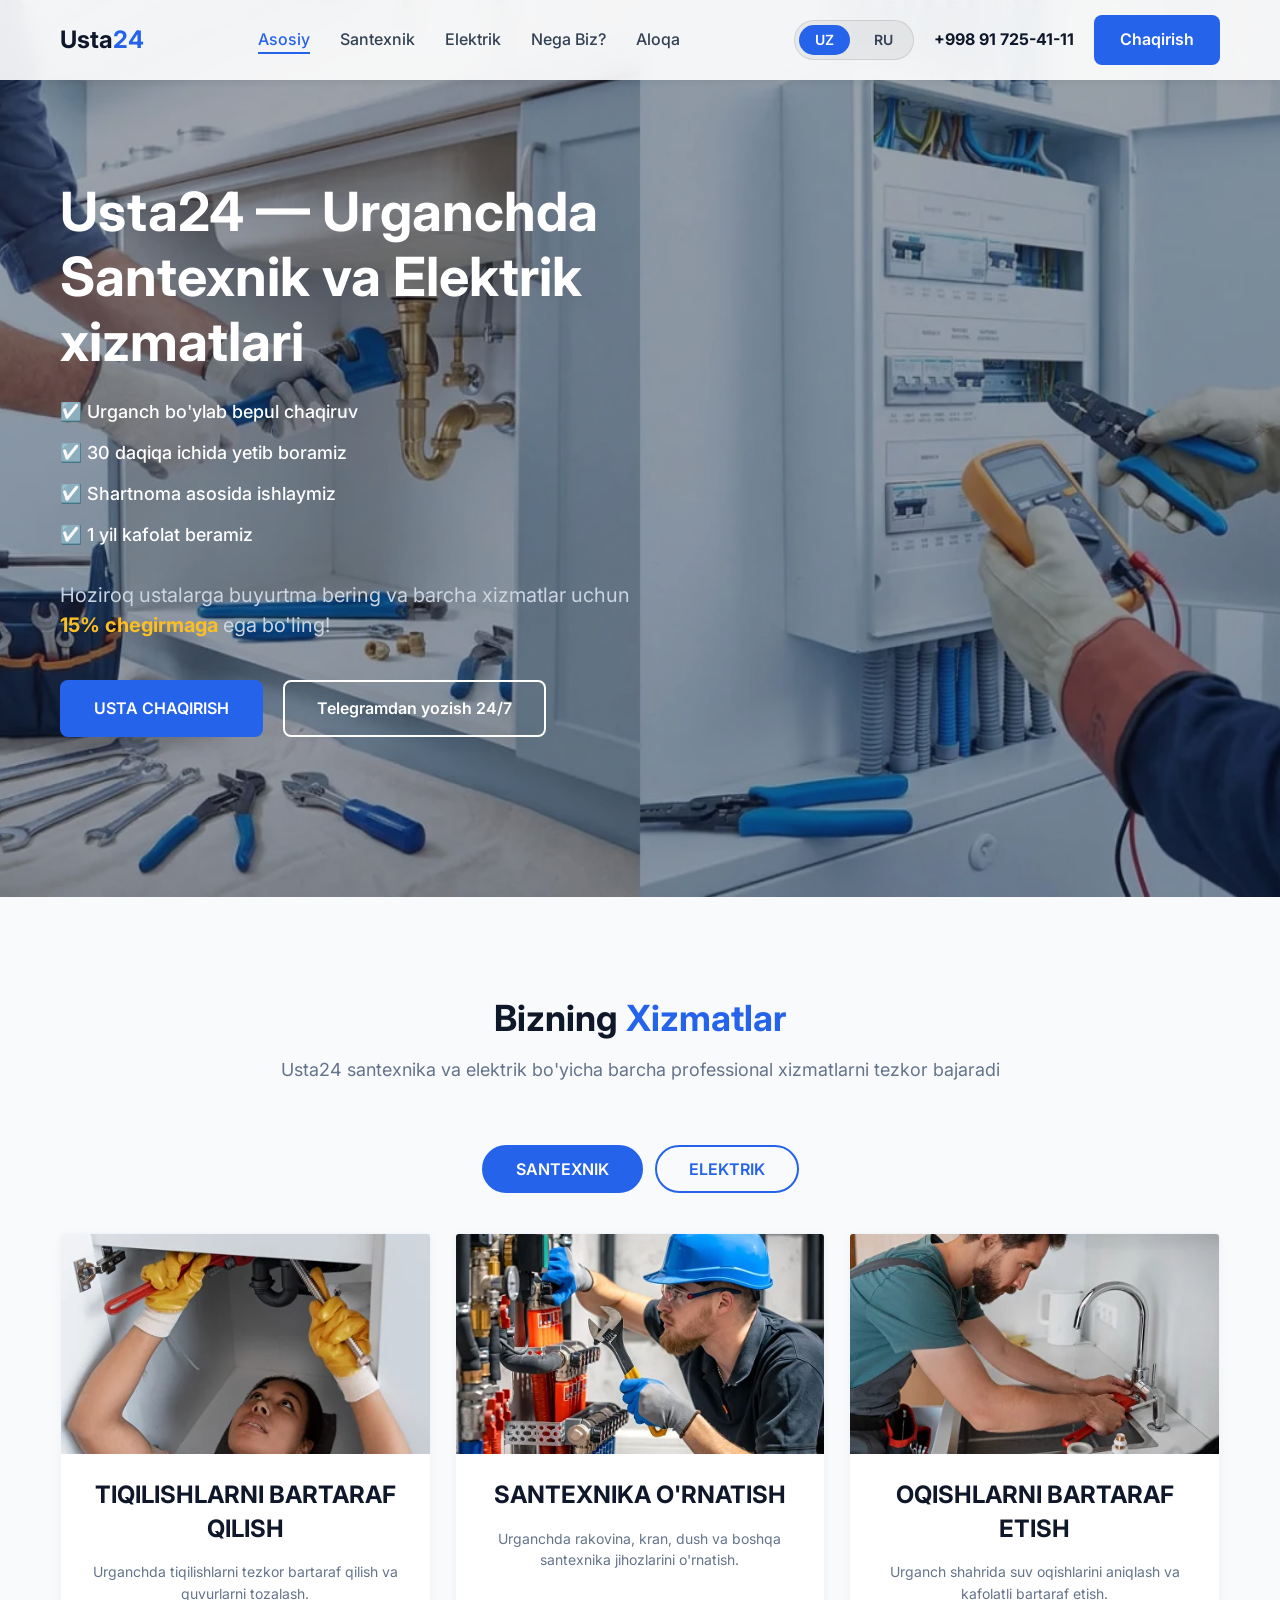
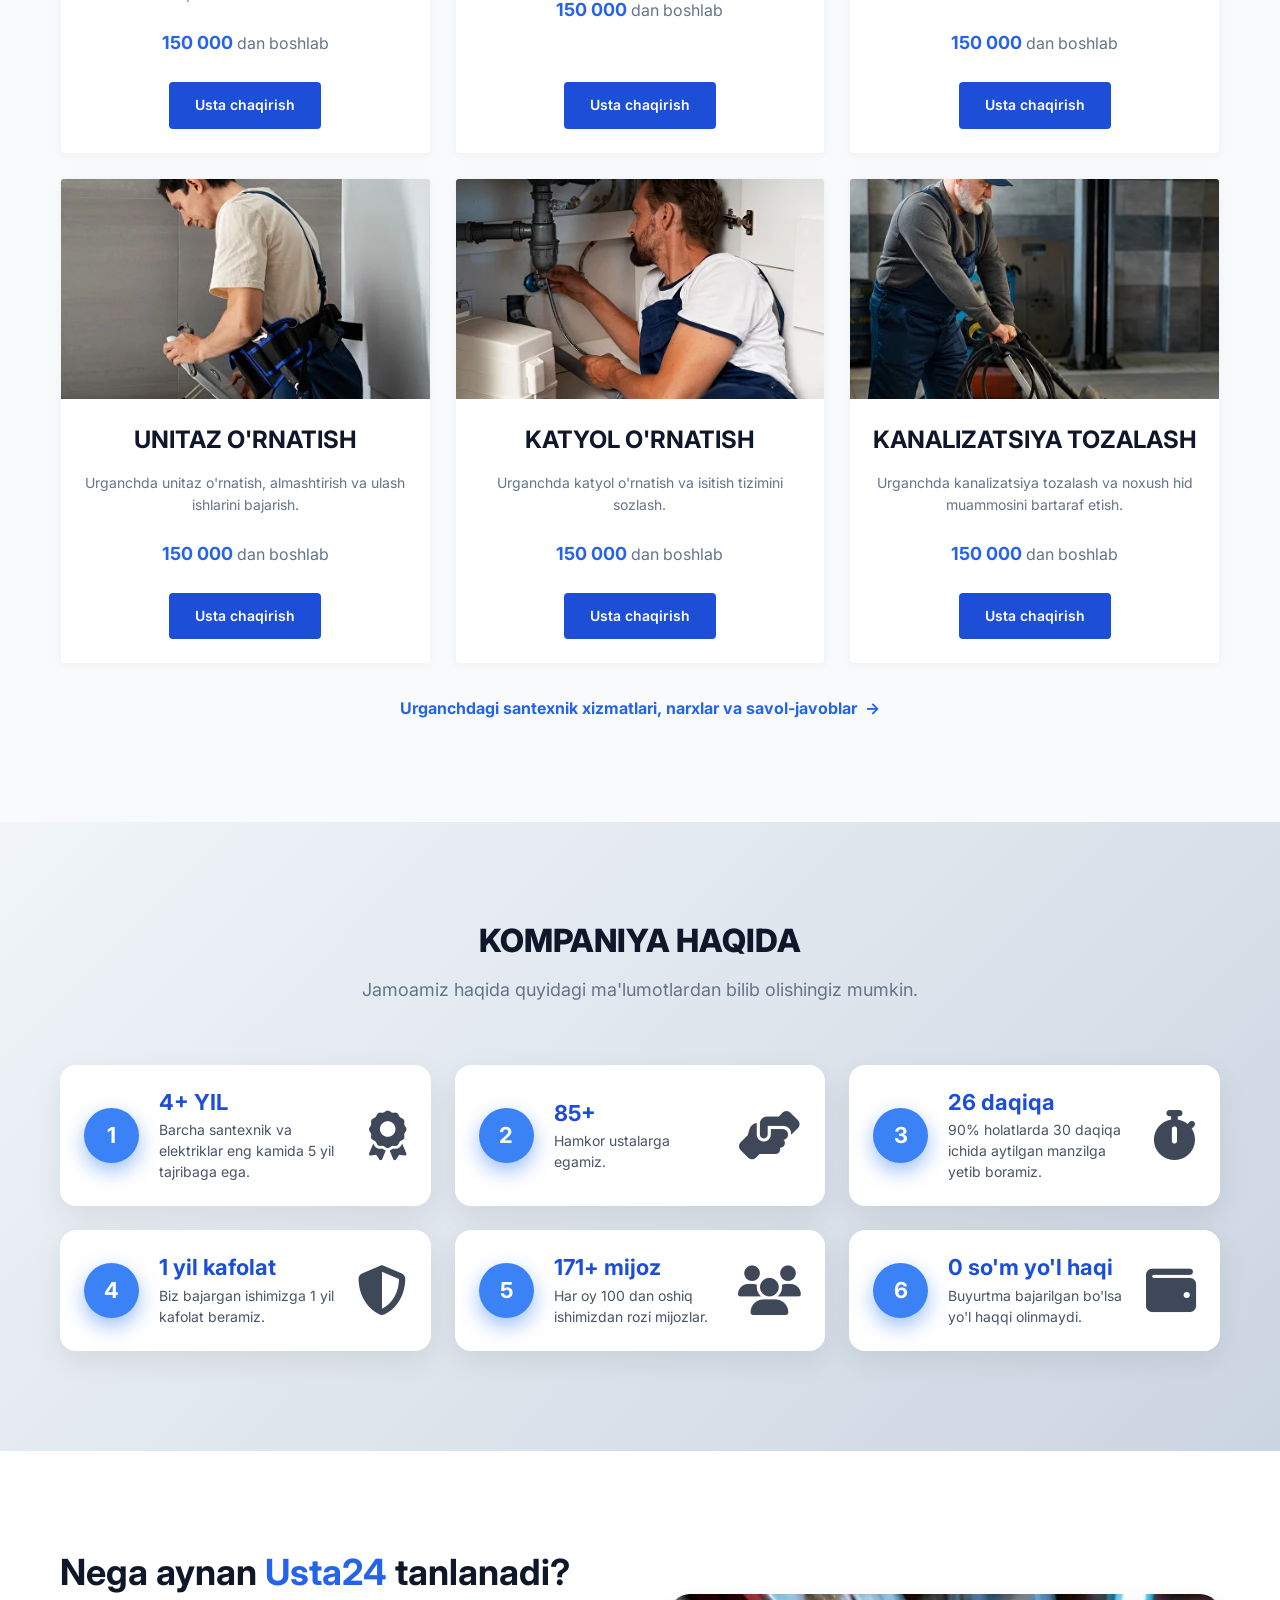
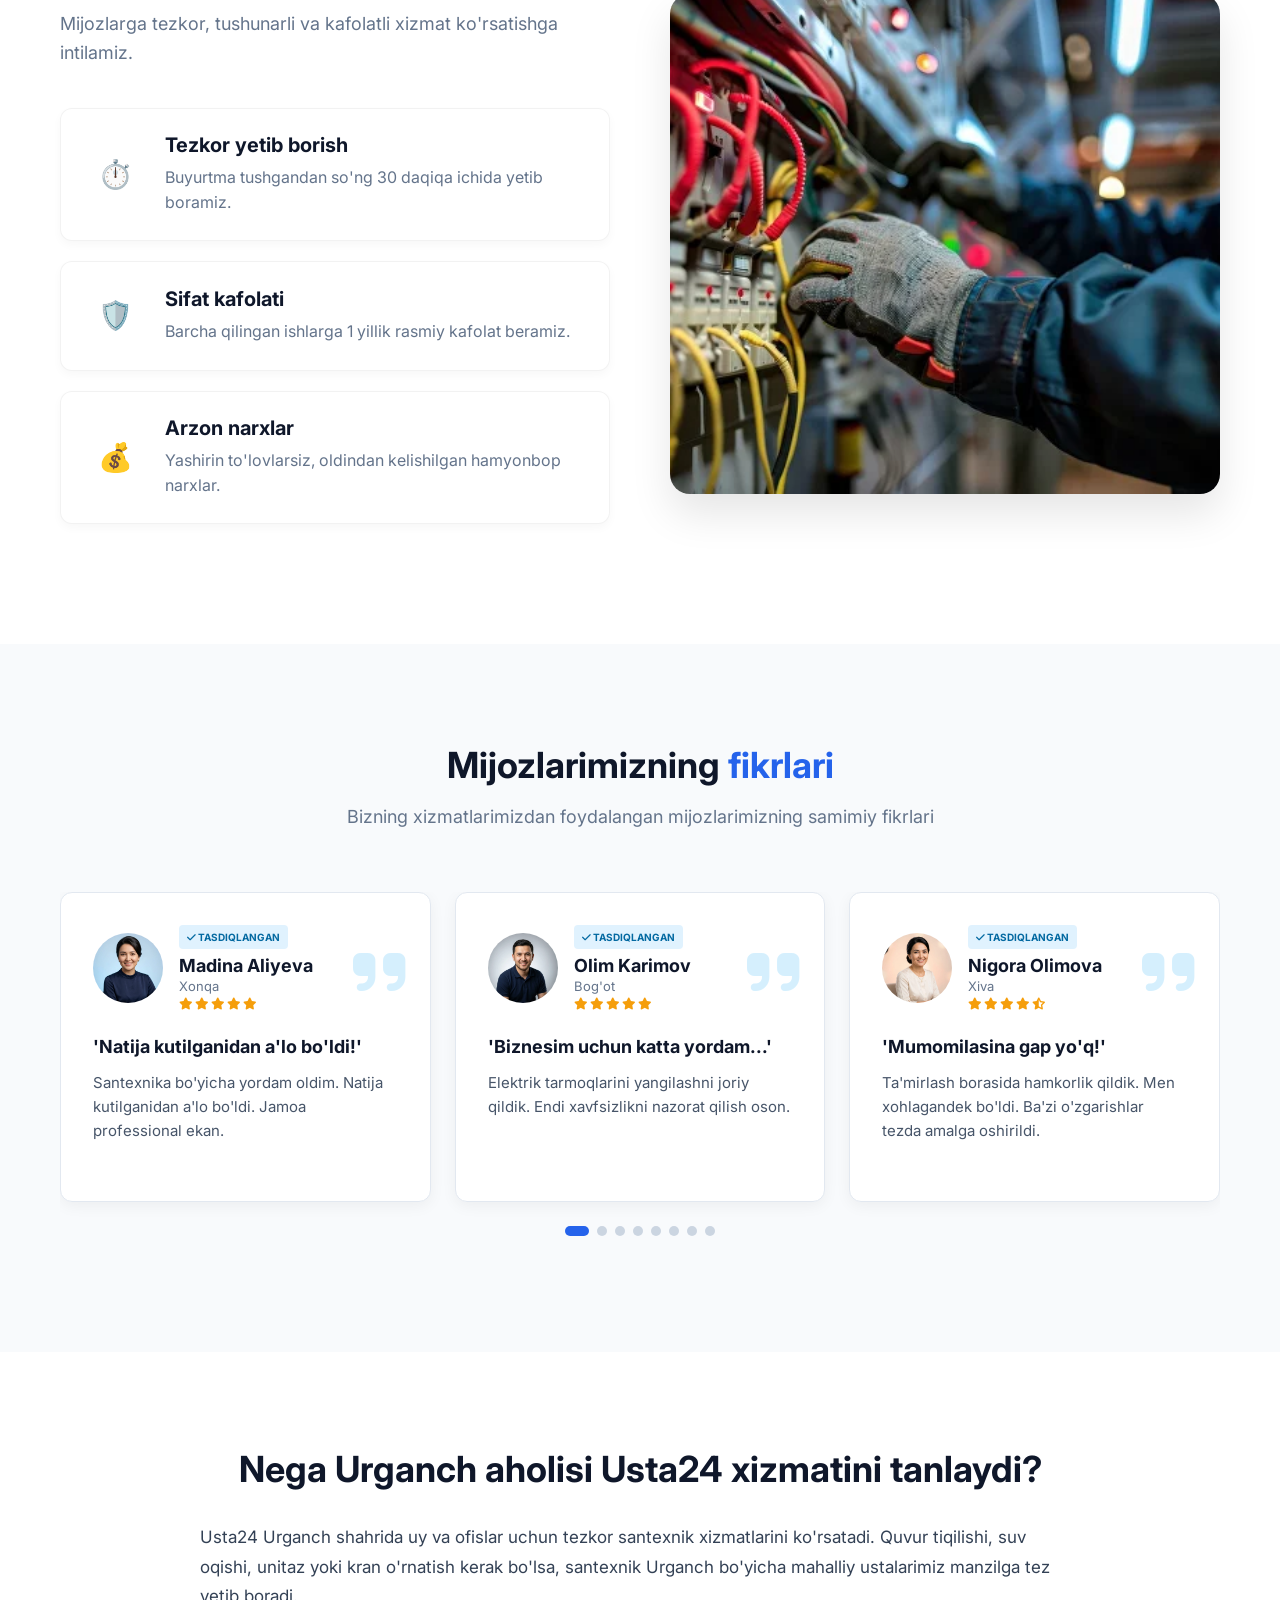
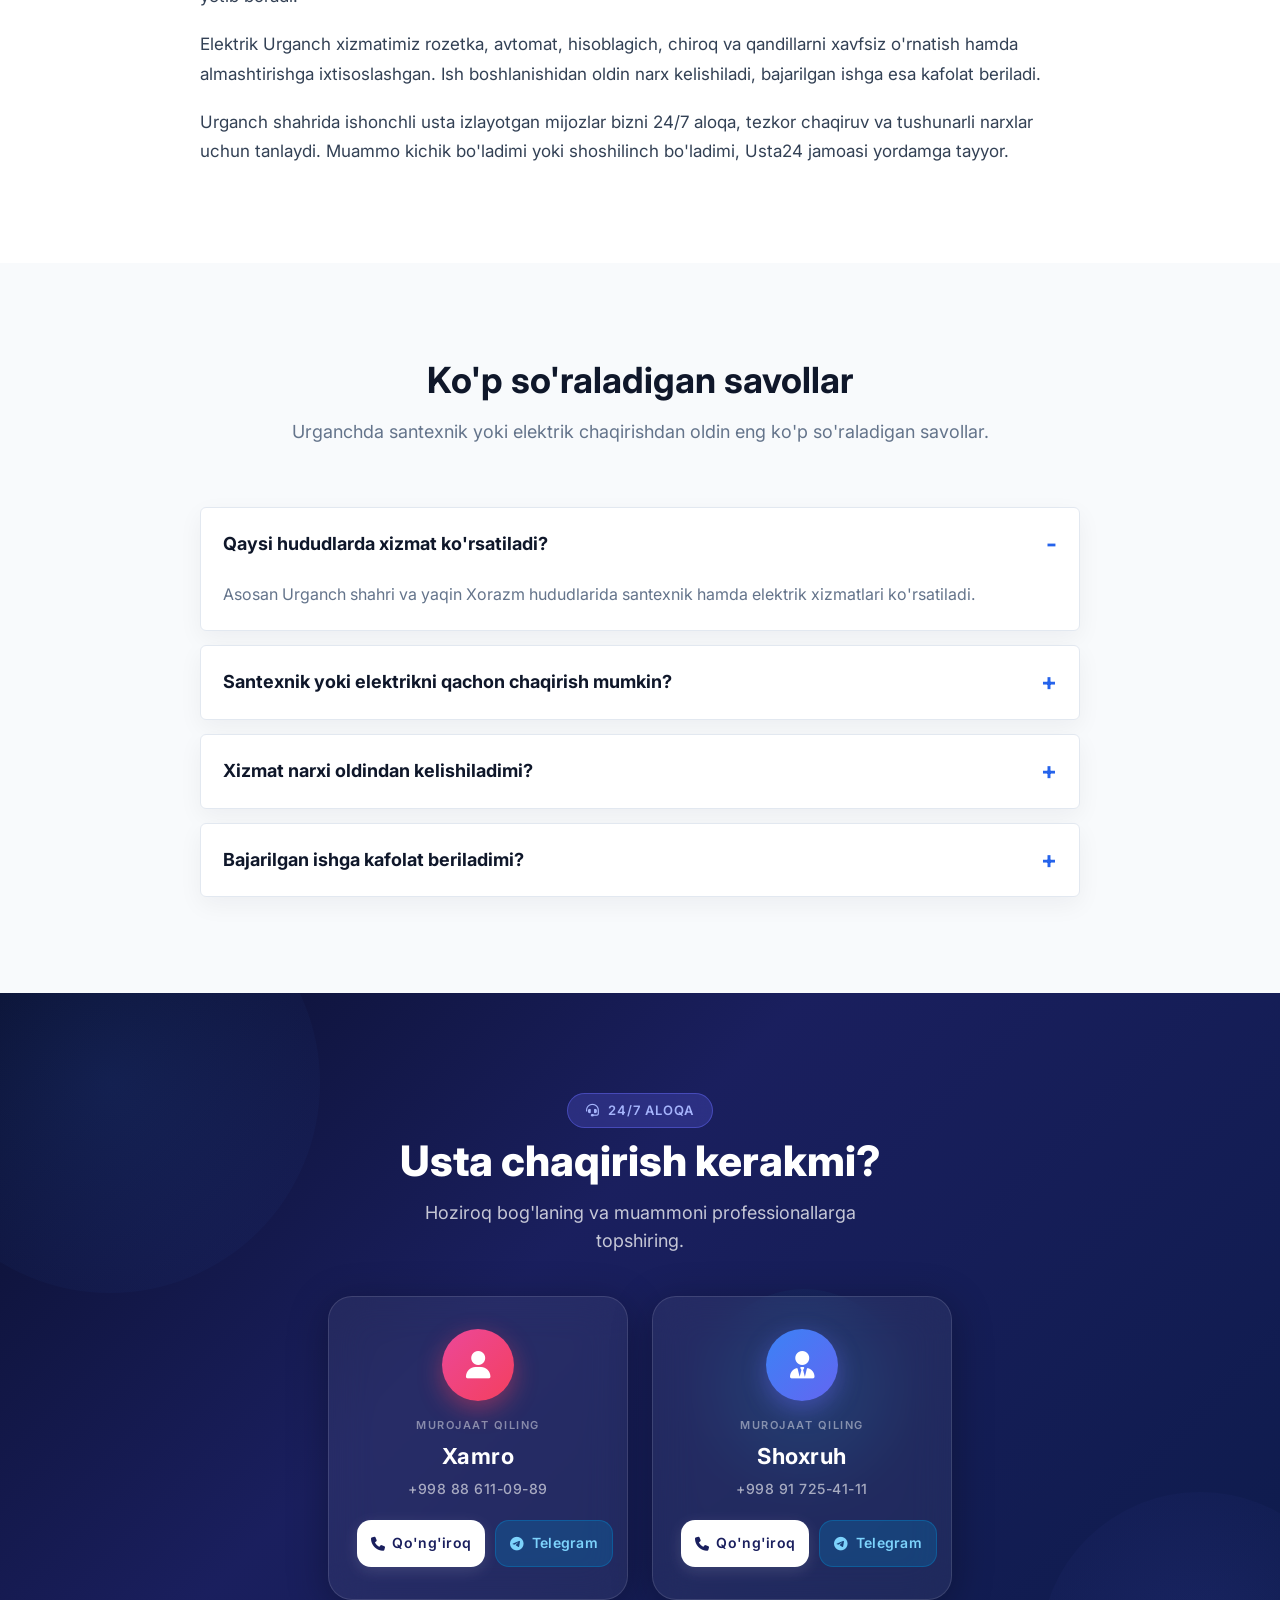
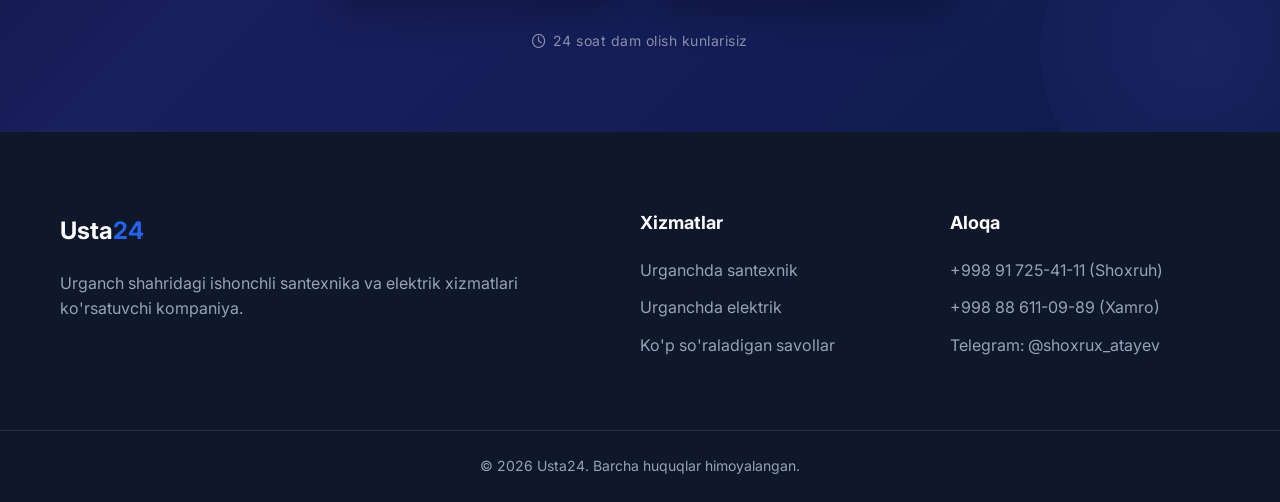
<file: index.html>
<!DOCTYPE html>
<html lang="uz">

<head>
    <meta charset="UTF-8">
    <meta name="viewport" content="width=device-width, initial-scale=1.0">
    <title>Urganchda Santexnik va Elektrik 24/7 — Usta24</title>
    <meta name="description"
        content="Urganchda santexnik yoki elektrik kerakmi? Usta24 bilan 24/7 bog'laning. Narx ish boshlanishidan oldin kelishiladi, bajarilgan ishga kafolat beriladi.">
    <meta name="robots" content="index, follow, max-image-preview:large">
    <meta name="google-site-verification" content="GsbCYbPUh6fCzhaBV9JBJ8QH4fGZz1yDJMhum4aiFmY" />
    <meta name="format-detection" content="telephone=yes">
    <!-- Preconnect for faster resource loading -->
    <link rel="preconnect" href="https://fonts.googleapis.com">
    <link rel="preconnect" href="https://fonts.gstatic.com" crossorigin>
    <link rel="preconnect" href="https://cdnjs.cloudflare.com">
    <link rel="preconnect" href="https://cdn.jsdelivr.net">
    <link href="https://fonts.googleapis.com/css2?family=Inter:wght@400;500;600;700&display=swap" rel="stylesheet">
    <link href="https://unpkg.com/aos@2.3.1/dist/aos.css" rel="stylesheet">
    <link rel="stylesheet" href="https://cdnjs.cloudflare.com/ajax/libs/font-awesome/6.4.0/css/all.min.css" media="print" onload="this.media='all'">
    <noscript><link rel="stylesheet" href="https://cdnjs.cloudflare.com/ajax/libs/font-awesome/6.4.0/css/all.min.css"></noscript>
    <link rel="stylesheet" href="https://cdn.jsdelivr.net/npm/swiper@11/swiper-bundle.min.css">
    <link rel="preload" as="image" href="images/header_image.webp">
    <link rel="stylesheet" href="style.css?v=20260720-4">

    <link rel="icon" type="image/svg+xml" href="images/favicon.svg">
    <meta name="theme-color" content="#2563eb">
    <meta property="og:title" content="Urganchda Santexnik va Elektrik 24/7 — Usta24">
    <meta property="og:description"
        content="Usta24 — Urganchda 24/7 santexnik va elektrik chaqirish. Tez yetib borish, kelishilgan narx va kafolatli ish.">
    <meta property="og:image" content="https://usta24uz.netlify.app/images/og-cover-v2.jpg">
    <meta property="og:image:secure_url" content="https://usta24uz.netlify.app/images/og-cover-v2.jpg">
    <meta property="og:image:type" content="image/jpeg">
    <meta property="og:image:width" content="1200">
    <meta property="og:image:height" content="630">
    <meta property="og:image:alt" content="Usta24 - Urganchda santexnik va elektrik xizmatlari">
    <meta property="og:url" content="https://usta24uz.netlify.app/">
    <meta property="og:type" content="website">
    <meta property="og:site_name" content="Usta24">
    <meta property="og:locale" content="uz_UZ">
    <meta name="twitter:card" content="summary_large_image">
    <meta name="twitter:title" content="Urganchda Santexnik va Elektrik 24/7 — Usta24">
    <meta name="twitter:description"
        content="Urganchda Usta24 santexnik va elektrik xizmatlari: 24/7 aloqa, tezkor chaqiruv va kafolatli ish.">
    <meta name="twitter:image" content="https://usta24uz.netlify.app/images/og-cover-v2.jpg">
    <meta name="twitter:image:alt" content="Usta24 — Urganchda santexnik va elektrik xizmatlari">
    <link rel="canonical" href="https://usta24uz.netlify.app/">
    <link rel="alternate" hreflang="uz" href="https://usta24uz.netlify.app/">
    <link rel="alternate" hreflang="ru" href="https://usta24uz.netlify.app/ru/">
    <link rel="alternate" hreflang="x-default" href="https://usta24uz.netlify.app/">
    <script type="application/ld+json">
        {
            "@context": "https://schema.org",
            "@graph": [
                {
                    "@type": "WebSite",
                    "@id": "https://usta24uz.netlify.app/#website",
                    "url": "https://usta24uz.netlify.app/",
                    "name": "Usta24",
                    "alternateName": ["Usta 24", "Usta24uz"],
                    "inLanguage": ["uz", "ru"]
                },
                {
                    "@type": "WebPage",
                    "@id": "https://usta24uz.netlify.app/#webpage",
                    "url": "https://usta24uz.netlify.app/",
                    "name": "Urganchda santexnik va elektrik 24/7 — Usta24",
                    "description": "Urganchda santexnik va elektrik xizmatlari: 24/7 aloqa, oldindan kelishilgan narx va bajarilgan ishga kafolat.",
                    "isPartOf": {"@id": "https://usta24uz.netlify.app/#website"},
                    "about": {"@id": "https://usta24uz.netlify.app/#business"},
                    "primaryImageOfPage": {"@id": "https://usta24uz.netlify.app/#primaryimage"},
                    "inLanguage": "uz"
                },
                {
                    "@type": "ImageObject",
                    "@id": "https://usta24uz.netlify.app/#primaryimage",
                    "url": "https://usta24uz.netlify.app/images/og-cover-v2.jpg",
                    "contentUrl": "https://usta24uz.netlify.app/images/og-cover-v2.jpg",
                    "width": 1200,
                    "height": 630,
                    "caption": "Usta24 — Urganchda santexnik va elektrik xizmatlari"
                },
                {
                    "@type": ["HomeAndConstructionBusiness", "Plumber", "Electrician"],
                    "@id": "https://usta24uz.netlify.app/#business",
                    "name": "Usta24",
                    "alternateName": ["Usta 24", "Usta24uz"],
                    "description": "Usta24 Urganch shahrida santexnik va elektrik xizmatlarini 24/7 chaqiruv orqali ko'rsatadi. Narx ish boshlanishidan oldin kelishiladi va bajarilgan ishga kafolat beriladi.",
                    "url": "https://usta24uz.netlify.app/",
                    "image": {"@id": "https://usta24uz.netlify.app/#primaryimage"},
                    "telephone": ["+998917254111", "+998886110989"],
                    "priceRange": "100 000–150 000 UZS dan",
                    "address": {
                        "@type": "PostalAddress",
                        "addressLocality": "Urganch",
                        "addressRegion": "Xorazm viloyati",
                        "addressCountry": "UZ"
                    },
                    "areaServed": [
                        {"@type": "City", "name": "Urganch"},
                        {"@type": "AdministrativeArea", "name": "Xorazm viloyati"}
                    ],
                    "openingHoursSpecification": {
                        "@type": "OpeningHoursSpecification",
                        "dayOfWeek": ["Monday", "Tuesday", "Wednesday", "Thursday", "Friday", "Saturday", "Sunday"],
                        "opens": "00:00",
                        "closes": "23:59"
                    },
                    "contactPoint": [
                        {
                            "@type": "ContactPoint",
                            "telephone": "+998917254111",
                            "contactType": "customer service",
                            "areaServed": "UZ",
                            "availableLanguage": ["uz", "ru"]
                        },
                        {
                            "@type": "ContactPoint",
                            "telephone": "+998886110989",
                            "contactType": "customer service",
                            "areaServed": "UZ",
                            "availableLanguage": ["uz", "ru"]
                        }
                    ],
                    "hasOfferCatalog": {
                        "@type": "OfferCatalog",
                        "name": "Usta24 xizmatlari",
                        "itemListElement": [
                            {
                                "@type": "Offer",
                                "url": "https://usta24uz.netlify.app/santexnik-urganch/",
                                "itemOffered": {
                                    "@type": "Service",
                                    "name": "Urganchda santexnik xizmati",
                                    "areaServed": {"@type": "City", "name": "Urganch"}
                                }
                            },
                            {
                                "@type": "Offer",
                                "url": "https://usta24uz.netlify.app/elektrik-urganch/",
                                "itemOffered": {
                                    "@type": "Service",
                                    "name": "Urganchda elektrik xizmati",
                                    "areaServed": {"@type": "City", "name": "Urganch"}
                                }
                            }
                        ]
                    },
                    "sameAs": ["https://t.me/shoxrux_atayev"]
                },
                {
                    "@type": "FAQPage",
                    "@id": "https://usta24uz.netlify.app/#faq-schema",
                    "mainEntity": [
                        {
                            "@type": "Question",
                            "name": "Qaysi hududlarda xizmat ko'rsatiladi?",
                            "acceptedAnswer": {
                                "@type": "Answer",
                                "text": "Asosan Urganch shahri va yaqin Xorazm hududlarida santexnik hamda elektrik xizmatlari ko'rsatiladi."
                            }
                        },
                        {
                            "@type": "Question",
                            "name": "Santexnik yoki elektrikni qachon chaqirish mumkin?",
                            "acceptedAnswer": {
                                "@type": "Answer",
                                "text": "24/7 bog'lanish mumkin. Shoshilinch holatlarda ustalar odatda 30 daqiqa ichida manzilga yetib borishga harakat qiladi."
                            }
                        },
                        {
                            "@type": "Question",
                            "name": "Xizmat narxi oldindan kelishiladimi?",
                            "acceptedAnswer": {
                                "@type": "Answer",
                                "text": "Ha, ustalar ish boshlanishidan oldin muammo va ish hajmini ko'rib, narxni mijoz bilan kelishadi."
                            }
                        },
                        {
                            "@type": "Question",
                            "name": "Bajarilgan ishga kafolat beriladimi?",
                            "acceptedAnswer": {
                                "@type": "Answer",
                                "text": "Ha, bajarilgan santexnika va elektrik ishlariga kafolat beriladi."
                            }
                        }
                    ]
                }
            ]
        }
    </script>
</head>

<body>
    <header class="header">
        <div class="container">
            <nav class="navbar" aria-label="Asosiy navigatsiya">
                <a href="/" class="logo" aria-label="Usta24 bosh sahifa">Usta<span>24</span></a>
                <div class="nav-links-container" id="mobile-menu">
                    <div class="mobile-menu-panel">
                        <div class="mobile-menu-header mobile-only">
                            <a href="/" class="logo" aria-label="Usta24 bosh sahifa">Usta<span>24</span></a>
                            <button type="button" class="mobile-close" aria-label="Menyuni yopish">
                                <i class="fa-solid fa-xmark" aria-hidden="true"></i>
                            </button>
                        </div>
                        <ul class="nav-links">
                            <li>
                                <a href="#home">
                                    <i class="fa-solid fa-house nav-link-icon" aria-hidden="true"></i>
                                    <span data-i18n="nav-home">Asosiy</span>
                                </a>
                            </li>
                            <li>
                                <a href="/santexnik-urganch/">
                                    <i class="fa-solid fa-screwdriver-wrench nav-link-icon" aria-hidden="true"></i>
                                    <span data-i18n="nav-plumber">Santexnik</span>
                                </a>
                            </li>
                            <li>
                                <a href="/elektrik-urganch/">
                                    <i class="fa-solid fa-bolt nav-link-icon" aria-hidden="true"></i>
                                    <span data-i18n="nav-electrician">Elektrik</span>
                                </a>
                            </li>
                            <li>
                                <a href="#features">
                                    <i class="fa-solid fa-star nav-link-icon" aria-hidden="true"></i>
                                    <span data-i18n="nav-features">Nega Biz?</span>
                                </a>
                            </li>
                            <li>
                                <a href="#contact">
                                    <i class="fa-solid fa-phone nav-link-icon" aria-hidden="true"></i>
                                    <span data-i18n="nav-contact">Aloqa</span>
                                </a>
                            </li>
                        </ul>
                        <div class="mobile-menu-footer mobile-only">
                            <a href="tel:+998886110989" class="mobile-contact-link mobile-phone-link">
                                <span class="mobile-contact-icon">
                                    <i class="fa-solid fa-phone-volume" aria-hidden="true"></i>
                                </span>
                                <span class="mobile-contact-copy">
                                    <strong>+998 88 611 09 89</strong>
                                    <small>24/7</small>
                                </span>
                            </a>
                            <a href="tg://resolve?phone=998917254111" target="_blank" rel="noopener"
                                class="mobile-contact-link mobile-social-link">
                                <span class="mobile-contact-icon telegram-icon">
                                    <i class="fa-solid fa-paper-plane" aria-hidden="true"></i>
                                </span>
                                <span class="mobile-contact-copy">
                                    <strong>Telegram</strong>
                                </span>
                            </a>
                        </div>
                    </div>
                </div>
                <div class="nav-cta">
                    <div class="lang-switcher">
                        <a class="lang-btn active" href="/" lang="uz" hreflang="uz" aria-current="page">UZ</a>
                        <a class="lang-btn" href="/ru/" lang="ru" hreflang="ru">RU</a>
                    </div>
                    <a href="tel:+998917254111" class="phone-link desktop-only">+998 91 725-41-11</a>
                    <a href="tg://resolve?phone=998917254111" target="_blank" rel="noopener"
                        class="btn btn-primary desktop-only" data-i18n="call-btn">Chaqirish</a>

                    <button type="button" class="hamburger mobile-toggle" aria-label="Menyuni ochish"
                        aria-controls="mobile-menu" aria-expanded="false">
                        <span aria-hidden="true"></span>
                        <span aria-hidden="true"></span>
                        <span aria-hidden="true"></span>
                    </button>
                </div>
            </nav>
        </div>
    </header>

    <main>
        <section id="home" class="hero">
            <div class="container hero-container">
                <div class="hero-content" data-aos="fade-right" data-aos-duration="1000">
                    <h1 data-i18n="hero-title">Usta24 — Urganchda Santexnik va Elektrik xizmatlari</h1>
                    <ul class="hero-benefits">
                        <li data-i18n="hero-b1">☑️ Urganch bo'ylab bepul chaqiruv</li>
                        <li data-i18n="hero-b2">☑️ 30 daqiqa ichida yetib boramiz</li>
                        <li data-i18n="hero-b3">☑️ Shartnoma asosida ishlaymiz</li>
                        <li data-i18n="hero-b4">☑️ 1 yil kafolat beramiz</li>
                    </ul>
                    <p class="hero-offer" data-i18n="hero-offer">Hoziroq ustalarga buyurtma bering va barcha xizmatlar
                        uchun <span class="highlight-yellow">15% chegirmaga</span> ega bo'ling!</p>
                    <div class="hero-buttons">
                        <a href="tel:+998886110989" class="btn btn-primary btn-large btn-uppercase"
                            data-i18n="hero-btn1">Usta chaqirish</a>
                        <a href="tg://resolve?phone=998886110989" target="_blank" rel="noopener"
                            class="btn btn-outline btn-large" data-i18n="hero-btn2">Telegramdan yozish 24/7</a>
                    </div>
                </div>
            </div>
        </section>

        <section id="services" class="services">
            <div class="container">
                <div class="section-header" data-aos="fade-up">
                    <h2 data-i18n="serv-title">Bizning <span class="highlight">Xizmatlar</span></h2>
                    <p data-i18n="serv-desc">Usta24 santexnika va elektrik bo'yicha barcha professional xizmatlarni tezkor bajaradi</p>
                </div>

                <!-- Tabs -->
                <div class="services-tabs" data-aos="fade-up" role="tablist" aria-label="Xizmat turi">
                    <button type="button" class="tab-btn active" id="tab-santexnika" data-tab="santexnika" role="tab"
                        aria-controls="santexnika" aria-selected="true" data-i18n="tab-santex">SANTEXNIK</button>
                    <button type="button" class="tab-btn" id="tab-elektrik" data-tab="elektrik" role="tab"
                        aria-controls="elektrik" aria-selected="false" data-i18n="tab-elek">ELEKTRIK</button>
                </div>

                <!-- Santexnika -->
                <div class="tab-content active" id="santexnika" role="tabpanel" aria-labelledby="tab-santexnika"
                    aria-hidden="false">
                        <div class="services-grid">
                        <div class="service-card" data-aos="fade-up" data-aos-delay="100">
                            <img loading="lazy" decoding="async" src="images/santex_1.webp" width="432" height="360"
                                alt="Santexnik Urganch - tiqilishni tozalash" class="service-img">
                            <div class="service-card-body">
                                <h3 data-i18n="s1-title">TIQILISHLARNI BARTARAF QILISH</h3>
                                <p class="service-desc" data-i18n="s1-desc">Urganchda tiqilishlarni tezkor bartaraf
                                    qilish va quvurlarni tozalash.</p>
                                <p class="service-price" data-i18n="price-from"><span>150 000</span> dan boshlab</p>
                                <a href="https://t.me/shoxrux_atayev" target="_blank" rel="noopener"
                                    class="btn btn-primary service-btn" data-i18n="hero-btn1">Usta chaqirish</a>
                            </div>
                        </div>
                        <div class="service-card" data-aos="fade-up" data-aos-delay="150">
                            <img loading="lazy" decoding="async" src="images/santex_2.webp" width="432" height="360"
                                alt="Santexnik Urganch - santexnika o'rnatish" class="service-img">
                            <div class="service-card-body">
                                <h3 data-i18n="s2-title">SANTEXNIKA O'RNATISH</h3>
                                <p class="service-desc" data-i18n="s2-desc">Urganchda rakovina, kran, dush va boshqa
                                    santexnika jihozlarini o'rnatish.</p>
                                <p class="service-price" data-i18n="price-from"><span>150 000</span> dan boshlab</p>
                                <a href="https://t.me/shoxrux_atayev" target="_blank" rel="noopener"
                                    class="btn btn-primary service-btn" data-i18n="hero-btn1">Usta chaqirish</a>
                            </div>
                        </div>
                        <div class="service-card" data-aos="fade-up" data-aos-delay="200">
                            <img loading="lazy" decoding="async" src="images/santex_3.webp" width="432" height="360"
                                alt="Santexnik Urganch - suv oqishini bartaraf etish" class="service-img">
                            <div class="service-card-body">
                                <h3 data-i18n="s3-title">OQISHLARNI BARTARAF ETISH</h3>
                                <p class="service-desc" data-i18n="s3-desc">Urganch shahrida suv oqishlarini aniqlash
                                    va kafolatli bartaraf etish.</p>
                                <p class="service-price" data-i18n="price-from"><span>150 000</span> dan boshlab</p>
                                <a href="https://t.me/shoxrux_atayev" target="_blank" rel="noopener"
                                    class="btn btn-primary service-btn" data-i18n="hero-btn1">Usta chaqirish</a>
                            </div>
                        </div>
                        <div class="service-card" data-aos="fade-up" data-aos-delay="100">
                            <img loading="lazy" decoding="async" src="images/santex_4.webp" width="432" height="360"
                                alt="Santexnik Urganch - unitaz o'rnatish" class="service-img">
                            <div class="service-card-body">
                                <h3 data-i18n="s4-title">UNITAZ O'RNATISH</h3>
                                <p class="service-desc" data-i18n="s4-desc">Urganchda unitaz o'rnatish, almashtirish
                                    va ulash ishlarini bajarish.</p>
                                <p class="service-price" data-i18n="price-from"><span>150 000</span> dan boshlab</p>
                                <a href="https://t.me/shoxrux_atayev" target="_blank" rel="noopener"
                                    class="btn btn-primary service-btn" data-i18n="hero-btn1">Usta chaqirish</a>
                            </div>
                        </div>
                        <div class="service-card" data-aos="fade-up" data-aos-delay="150">
                            <img loading="lazy" decoding="async" src="images/santex_5.webp" width="432" height="360"
                                alt="Santexnik Urganch - katyol o'rnatish" class="service-img">
                            <div class="service-card-body">
                                <h3 data-i18n="s5-title">KATYOL O'RNATISH</h3>
                                <p class="service-desc" data-i18n="s5-desc">Urganchda katyol o'rnatish va isitish
                                    tizimini sozlash.</p>
                                <p class="service-price" data-i18n="price-from"><span>150 000</span> dan boshlab</p>
                                <a href="https://t.me/shoxrux_atayev" target="_blank" rel="noopener"
                                    class="btn btn-primary service-btn" data-i18n="hero-btn1">Usta chaqirish</a>
                            </div>
                        </div>
                        <div class="service-card" data-aos="fade-up" data-aos-delay="200">
                            <img loading="lazy" decoding="async" src="images/santex_6.webp" width="432" height="360"
                                alt="Santexnik Urganch - kanalizatsiya tozalash" class="service-img">
                            <div class="service-card-body">
                                <h3 data-i18n="s6-title">KANALIZATSIYA TOZALASH</h3>
                                <p class="service-desc" data-i18n="s6-desc">Urganchda kanalizatsiya tozalash va noxush
                                    hid muammosini bartaraf etish.</p>
                                <p class="service-price" data-i18n="price-from"><span>150 000</span> dan boshlab</p>
                                <a href="https://t.me/shoxrux_atayev" target="_blank" rel="noopener"
                                    class="btn btn-primary service-btn" data-i18n="hero-btn1">Usta chaqirish</a>
                            </div>
                        </div>
                        <p class="service-detail-link">
                            <a href="/santexnik-urganch/" data-i18n="plumber-details">Urganchdagi santexnik xizmatlari, narxlar va savol-javoblar <span aria-hidden="true">→</span></a>
                        </p>
                    </div>
                </div>

                <!-- Elektrik -->
                <div class="tab-content" id="elektrik" role="tabpanel" aria-labelledby="tab-elektrik"
                    aria-hidden="true">
                        <div class="services-grid">
                        <div class="service-card" data-aos="fade-up" data-aos-delay="100">
                            <img loading="lazy" decoding="async" src="images/elector_1.webp" width="1280" height="698"
                                alt="Elektrik Urganch - rozetka almashtirish" class="service-img">
                            <div class="service-card-body">
                                <h3 data-i18n="e1-title">ROZETKALARNI ALMASHTIRISH</h3>
                                <p class="service-desc" data-i18n="e1-desc">Elektrik Urganch xizmati: rozetkalarni
                                    xavfsiz almashtirish va o'rnatish.</p>
                                <p class="service-price" data-i18n="price-from-e"><span>100 000</span> dan boshlab</p>
                                <a href="https://t.me/shoxrux_atayev" target="_blank" rel="noopener"
                                    class="btn btn-primary service-btn" data-i18n="hero-btn1">Usta chaqirish</a>
                            </div>
                        </div>
                        <div class="service-card" data-aos="fade-up" data-aos-delay="150">
                            <img loading="lazy" decoding="async" src="images/elector_2.webp" width="1280" height="698"
                                alt="Elektrik Urganch - qandil o'rnatish" class="service-img">
                            <div class="service-card-body">
                                <h3 data-i18n="e2-title">QANDILNI O'RNATISH</h3>
                                <p class="service-desc" data-i18n="e2-desc">Urganchda qandil o'rnatish, ulash va
                                    tekshirish.</p>
                                <p class="service-price" data-i18n="price-from-e"><span>100 000</span> dan boshlab</p>
                                <a href="https://t.me/shoxrux_atayev" target="_blank" rel="noopener"
                                    class="btn btn-primary service-btn" data-i18n="hero-btn1">Usta chaqirish</a>
                            </div>
                        </div>
                        <div class="service-card" data-aos="fade-up" data-aos-delay="200">
                            <img loading="lazy" decoding="async" src="images/elector_3.webp" width="432" height="360"
                                alt="Elektrik Urganch - hisoblagich almashtirish" class="service-img">
                            <div class="service-card-body">
                                <h3 data-i18n="e3-title">HISOBLAGICH ALMASHTIRISH</h3>
                                <p class="service-desc" data-i18n="e3-desc">Elektrik Urganch bo'yicha hisoblagich
                                    almashtirish va ulash ishlari.</p>
                                <p class="service-price" data-i18n="price-from-e"><span>100 000</span> dan boshlab</p>
                                <a href="https://t.me/shoxrux_atayev" target="_blank" rel="noopener"
                                    class="btn btn-primary service-btn" data-i18n="hero-btn1">Usta chaqirish</a>
                            </div>
                        </div>
                        <div class="service-card" data-aos="fade-up" data-aos-delay="100">
                            <img loading="lazy" decoding="async" src="images/elector_4.webp" width="1280" height="698"
                                alt="Elektrik Urganch - chiroq o'rnatish" class="service-img">
                            <div class="service-card-body">
                                <h3 data-i18n="e4-title">CHIROQNI O'RNATISH</h3>
                                <p class="service-desc" data-i18n="e4-desc">Urganch shahrida chiroq o'rnatish va
                                    yoritish nuqtalarini sozlash.</p>
                                <p class="service-price" data-i18n="price-from-e"><span>100 000</span> dan boshlab</p>
                                <a href="https://t.me/shoxrux_atayev" target="_blank" rel="noopener"
                                    class="btn btn-primary service-btn" data-i18n="hero-btn1">Usta chaqirish</a>
                            </div>
                        </div>
                        <div class="service-card" data-aos="fade-up" data-aos-delay="150">
                            <img loading="lazy" decoding="async" src="images/elector_5.webp" width="432" height="360"
                                alt="Elektrik Urganch - avtomat almashtirish" class="service-img">
                            <div class="service-card-body">
                                <h3 data-i18n="e5-title">AVTOMATNI ALMASHTIRISH</h3>
                                <p class="service-desc" data-i18n="e5-desc">Urganchda avtomat almashtirish va elektr
                                    tarmog'ini himoyalash.</p>
                                <p class="service-price" data-i18n="price-from-e"><span>100 000</span> dan boshlab</p>
                                <a href="https://t.me/shoxrux_atayev" target="_blank" rel="noopener"
                                    class="btn btn-primary service-btn" data-i18n="hero-btn1">Usta chaqirish</a>
                            </div>
                        </div>
                        <div class="service-card" data-aos="fade-up" data-aos-delay="200">
                            <img loading="lazy" decoding="async" src="images/elector_6.webp" width="1280" height="698"
                                alt="Elektrik Urganch - qandil demontaj qilish" class="service-img">
                            <div class="service-card-body">
                                <h3 data-i18n="e6-title">QANDILNI O'RNATISH/DEMONTAJ QILISH</h3>
                                <p class="service-desc" data-i18n="e6-desc">Elektrik Urganch xizmati: qandilni
                                    demontaj qilish va qayta o'rnatish.</p>
                                <p class="service-price" data-i18n="price-from-e"><span>100 000</span> dan boshlab</p>
                                <a href="https://t.me/shoxrux_atayev" target="_blank" rel="noopener"
                                    class="btn btn-primary service-btn" data-i18n="hero-btn1">Usta chaqirish</a>
                            </div>
                        </div>
                        <p class="service-detail-link">
                            <a href="/elektrik-urganch/" data-i18n="electrician-details">Urganchdagi elektrik xizmatlari, narxlar va savol-javoblar <span aria-hidden="true">→</span></a>
                        </p>
                    </div>
                </div>
            </div>
        </section>

        <section id="about" class="about-company">
            <div class="container">
                <div class="section-header" data-aos="fade-up">
                    <h2 class="section-title-uppercase" data-i18n="about-title">KOMPANIYA HAQIDA</h2>
                    <p data-i18n="about-desc">Jamoamiz haqida quyidagi ma'lumotlardan bilib olishingiz mumkin.
                    </p>
                </div>
                <div class="about-grid">
                    <div class="about-card" data-aos="fade-up" data-aos-delay="100">
                        <div class="about-card-left">
                            <div class="about-number">1</div>
                            <div class="about-text">
                                <h3><span class="counter" data-target="5" data-suffix="+ YIL" data-i18n-suffix="a1-suffix">0</span></h3>
                                <p data-i18n="a1-desc">Barcha santexnik va elektriklar eng kamida 5 yil tajribaga ega.</p>
                            </div>
                        </div>
                        <div class="about-card-right"><i class="fa-solid fa-award"></i></div>
                    </div>

                    <div class="about-card" data-aos="fade-up" data-aos-delay="150">
                        <div class="about-card-left">
                            <div class="about-number">2</div>
                            <div class="about-text">
                                <h3><span class="counter" data-target="100" data-suffix="+" data-i18n-suffix="a2-suffix">0</span></h3>
                                <p data-i18n="a2-desc">Hamkor ustalarga egamiz.</p>
                            </div>
                        </div>
                        <div class="about-card-right"><i class="fa-solid fa-handshake-angle"></i></div>
                    </div>

                    <div class="about-card" data-aos="fade-up" data-aos-delay="200">
                        <div class="about-card-left">
                            <div class="about-number">3</div>
                            <div class="about-text">
                                <h3><span class="counter" data-target="30" data-suffix=" daqiqa" data-i18n-suffix="a3-suffix">0</span></h3>
                                <p data-i18n="a3-desc">90% holatlarda 30 daqiqa ichida aytilgan manzilga yetib boramiz.</p>
                            </div>
                        </div>
                        <div class="about-card-right"><i class="fa-solid fa-stopwatch"></i></div>
                    </div>

                    <div class="about-card" data-aos="fade-up" data-aos-delay="250">
                        <div class="about-card-left">
                            <div class="about-number">4</div>
                            <div class="about-text">
                                <h3><span class="counter" data-target="1" data-suffix=" yil kafolat" data-i18n-suffix="a4-suffix">0</span></h3>
                                <p data-i18n="a4-desc">Biz bajargan ishimizga 1 yil kafolat beramiz.</p>
                            </div>
                        </div>
                        <div class="about-card-right"><i class="fa-solid fa-shield-halved"></i></div>
                    </div>

                    <div class="about-card" data-aos="fade-up" data-aos-delay="300">
                        <div class="about-card-left">
                            <div class="about-number">5</div>
                            <div class="about-text">
                                <h3><span class="counter" data-target="200" data-suffix="+ mijoz" data-i18n-suffix="a5-suffix">0</span></h3>
                                <p data-i18n="a5-desc">Har oy 100 dan oshiq ishimizdan rozi mijozlar.</p>
                            </div>
                        </div>
                        <div class="about-card-right"><i class="fa-solid fa-users"></i></div>
                    </div>

                    <div class="about-card" data-aos="fade-up" data-aos-delay="350">
                        <div class="about-card-left">
                            <div class="about-number">6</div>
                            <div class="about-text">
                                <h3><span class="counter" data-target="0" data-suffix=" so'm yo'l haqi" data-i18n-suffix="a6-suffix">0</span></h3>
                                <p data-i18n="a6-desc">Buyurtma bajarilgan bo'lsa yo'l haqqi olinmaydi.</p>
                            </div>
                        </div>
                        <div class="about-card-right"><i class="fa-solid fa-wallet"></i></div>
                    </div>
                </div>
            </div>
        </section>

        <section id="features" class="features">
            <div class="container">
                <div class="features-wrapper">
                    <div class="features-content" data-aos="fade-right">
                        <h2 data-i18n="f-title">Nega aynan <span class="highlight">Usta24</span> tanlanadi?</h2>
                        <p data-i18n="f-desc">Mijozlarga tezkor, tushunarli va kafolatli xizmat ko'rsatishga intilamiz.</p>
                        <ul class="features-list">
                            <li data-aos="fade-up" data-aos-delay="100">
                                <div class="feature-icon">⏱️</div>
                                <div>
                                    <h4 data-i18n="f1-title">Tezkor yetib borish</h4>
                                    <p data-i18n="f1-desc">Buyurtma tushgandan so'ng 30 daqiqa ichida yetib boramiz.
                                    </p>
                                </div>
                            </li>
                            <li data-aos="fade-up" data-aos-delay="200">
                                <div class="feature-icon">🛡️</div>
                                <div>
                                    <h4 data-i18n="f2-title">Sifat kafolati</h4>
                                    <p data-i18n="f2-desc">Barcha qilingan ishlarga 1 yillik rasmiy kafolat beramiz.</p>
                                </div>
                            </li>
                            <li data-aos="fade-up" data-aos-delay="300">
                                <div class="feature-icon">💰</div>
                                <div>
                                    <h4 data-i18n="f3-title">Arzon narxlar</h4>
                                    <p data-i18n="f3-desc">Yashirin to'lovlarsiz, oldindan kelishilgan hamyonbop
                                        narxlar.</p>
                                </div>
                            </li>
                        </ul>
                    </div>
                    <div class="features-image" data-aos="zoom-in">
                        <img loading="lazy" decoding="async" src="images/elector.webp" width="432" height="360"
                            alt="Santexnik Urganch va Elektrik Urganch - Usta24 ish jarayoni" class="features-photo">
                    </div>
                </div>
            </div>
        </section>

        <section id="testimonials" class="testimonials">
            <div class="container">
                <div class="section-header" data-aos="fade-up">
                    <h2 data-i18n="t-title">Mijozlarimizning <span class="highlight">fikrlari</span></h2>
                    <p data-i18n="t-desc">Bizning xizmatlarimizdan foydalangan mijozlarimizning samimiy fikrlari</p>
                </div>
                <div class="swiper testimonials-swiper">
                    <div class="swiper-wrapper">
                        <!-- Card 1 -->
                        <div class="swiper-slide">
                            <div class="testimonial-card" data-aos="fade-up" data-aos-delay="100">
                                <div class="testimonial-header">
                                    <img loading="lazy" decoding="async" src="images/avatar_madina.webp" width="1024" height="1024"
                                        alt="Usta24 mijozi Madina Aliyeva fikri" class="testimonial-avatar">
                                    <div class="testimonial-info">
                                        <span class="testimonial-badge" data-i18n="badge"><i
                                                class="fa-solid fa-check"></i> TASDIQLANGAN</span>
                                        <h4 class="testimonial-name">Madina Aliyeva</h4>
                                        <span class="testimonial-location" data-i18n="loc-xonqa">Xonqa</span>
                                        <div class="testimonial-stars">
                                            <i class="fa-solid fa-star"></i><i class="fa-solid fa-star"></i><i
                                                class="fa-solid fa-star"></i><i class="fa-solid fa-star"></i><i
                                                class="fa-solid fa-star"></i>
                                        </div>
                                    </div>
                                </div>
                                <div class="testimonial-quote-icon">
                                    <i class="fa-solid fa-quote-right"></i>
                                </div>
                                <h5 class="testimonial-title" data-i18n="t1-title">'Natija kutilganidan a'lo bo'ldi!'
                                </h5>
                                <p class="testimonial-text" data-i18n="t1-desc">Santexnika bo'yicha yordam oldim.
                                    Natija kutilganidan a'lo bo'ldi. Jamoa professional ekan.</p>
                            </div>
                        </div>

                        <!-- Card 2 -->
                        <div class="swiper-slide">
                            <div class="testimonial-card" data-aos="fade-up" data-aos-delay="200">
                                <div class="testimonial-header">
                                    <img loading="lazy" decoding="async" src="images/avatar_olim.webp" width="1024" height="1024"
                                        alt="Usta24 mijozi Olim Karimov fikri" class="testimonial-avatar">
                                    <div class="testimonial-info">
                                        <span class="testimonial-badge" data-i18n="badge"><i
                                                class="fa-solid fa-check"></i> TASDIQLANGAN</span>
                                        <h4 class="testimonial-name">Olim Karimov</h4>
                                        <span class="testimonial-location" data-i18n="loc-bogot">Bog'ot</span>
                                        <div class="testimonial-stars">
                                            <i class="fa-solid fa-star"></i><i class="fa-solid fa-star"></i><i
                                                class="fa-solid fa-star"></i><i class="fa-solid fa-star"></i><i
                                                class="fa-solid fa-star"></i>
                                        </div>
                                    </div>
                                </div>
                                <div class="testimonial-quote-icon">
                                    <i class="fa-solid fa-quote-right"></i>
                                </div>
                                <h5 class="testimonial-title" data-i18n="t2-title">'Biznesim uchun katta yordam...'</h5>
                                <p class="testimonial-text" data-i18n="t2-desc">Elektrik tarmoqlarini yangilashni joriy
                                    qildik. Endi xavfsizlikni nazorat qilish oson.</p>
                            </div>
                        </div>

                        <!-- Card 3 -->
                        <div class="swiper-slide">
                            <div class="testimonial-card" data-aos="fade-up" data-aos-delay="300">
                                <div class="testimonial-header">
                                    <img loading="lazy" decoding="async" src="images/avatar_nigora.webp" width="1024" height="1024"
                                        alt="Usta24 mijozi Nigora Olimova fikri" class="testimonial-avatar">
                                    <div class="testimonial-info">
                                        <span class="testimonial-badge" data-i18n="badge"><i
                                                class="fa-solid fa-check"></i> TASDIQLANGAN</span>
                                        <h4 class="testimonial-name">Nigora Olimova</h4>
                                        <span class="testimonial-location" data-i18n="loc-xiva">Xiva</span>
                                        <div class="testimonial-stars">
                                            <i class="fa-solid fa-star"></i><i class="fa-solid fa-star"></i><i
                                                class="fa-solid fa-star"></i><i class="fa-solid fa-star"></i><i
                                                class="fa-solid fa-star-half-stroke"></i>
                                        </div>
                                    </div>
                                </div>
                                <div class="testimonial-quote-icon">
                                    <i class="fa-solid fa-quote-right"></i>
                                </div>
                                <h5 class="testimonial-title" data-i18n="t3-title">'Mumomilasina gap yo'q!'</h5>
                                <p class="testimonial-text" data-i18n="t3-desc">Ta'mirlash borasida hamkorlik qildik.
                                    Men xohlagandek bo'ldi. Ba'zi o'zgarishlar tezda amalga oshirildi.</p>
                            </div>
                        </div>

                        <!-- Card 4 -->
                        <div class="swiper-slide">
                            <div class="testimonial-card" data-aos="fade-up" data-aos-delay="400">
                                <div class="testimonial-header">
                                    <img loading="lazy" decoding="async" src="images/avatar_sanjar.webp" width="1024" height="1024"
                                        alt="Usta24 mijozi Sanjar Tursunov fikri" class="testimonial-avatar">
                                    <div class="testimonial-info">
                                        <span class="testimonial-badge" data-i18n="badge"><i
                                                class="fa-solid fa-check"></i> TASDIQLANGAN</span>
                                        <h4 class="testimonial-name">Sanjar Tursunov</h4>
                                        <span class="testimonial-location" data-i18n="loc-urganch">Urganch</span>
                                        <div class="testimonial-stars">
                                            <i class="fa-solid fa-star"></i><i class="fa-solid fa-star"></i><i
                                                class="fa-solid fa-star"></i><i class="fa-solid fa-star"></i><i
                                                class="fa-solid fa-star"></i>
                                        </div>
                                    </div>
                                </div>
                                <div class="testimonial-quote-icon">
                                    <i class="fa-solid fa-quote-right"></i>
                                </div>
                                <h5 class="testimonial-title" data-i18n="t4-title">'Narxlari hamyonbop!'</h5>
                                <p class="testimonial-text" data-i18n="t4-desc">Boshqa ustalarga qaraganda narxlari
                                    ancha yaxshi. Eng muhimi ishi sifatli va kafolatli. Barchaga tavsiya qilaman.</p>
                            </div>
                        </div>

                        <!-- Card 5 -->
                        <div class="swiper-slide">
                            <div class="testimonial-card" data-aos="fade-up" data-aos-delay="500">
                                <div class="testimonial-header">
                                    <img loading="lazy" decoding="async" src="images/avatar_bobur.webp" width="1024" height="1024"
                                        alt="Usta24 mijozi Bobur Yusupov fikri" class="testimonial-avatar">
                                    <div class="testimonial-info">
                                        <span class="testimonial-badge" data-i18n="badge"><i
                                                class="fa-solid fa-check"></i> TASDIQLANGAN</span>
                                        <h4 class="testimonial-name">Bobur Yusupov</h4>
                                        <span class="testimonial-location" data-i18n="loc-urgancht">Urganch
                                            tumani</span>
                                        <div class="testimonial-stars">
                                            <i class="fa-solid fa-star"></i><i class="fa-solid fa-star"></i><i
                                                class="fa-solid fa-star"></i><i class="fa-solid fa-star"></i><i
                                                class="fa-solid fa-star"></i>
                                        </div>
                                    </div>
                                </div>
                                <div class="testimonial-quote-icon">
                                    <i class="fa-solid fa-quote-right"></i>
                                </div>
                                <h5 class="testimonial-title" data-i18n="t5-title">'Kechasi ham kelib yordam berishdi.'
                                </h5>
                                <p class="testimonial-text" data-i18n="t5-desc">Suv quvuri yorilganda tunda qo'ng'iroq
                                    qildik, yarim soatda yetib kelishdi. Ularning tezkorligidan juda minnatdormiz!</p>
                            </div>
                        </div>

                        <!-- Card 6 -->
                        <div class="swiper-slide">
                            <div class="testimonial-card" data-aos="fade-up" data-aos-delay="100">
                                <div class="testimonial-header">
                                    <img loading="lazy" decoding="async" src="images/avatar_sanjar.webp" width="1024" height="1024"
                                        alt="Usta24 mijozi Azamat Qurbonov fikri" class="testimonial-avatar">
                                    <div class="testimonial-info">
                                        <span class="testimonial-badge" data-i18n="badge"><i
                                                class="fa-solid fa-check"></i> TASDIQLANGAN</span>
                                        <h4 class="testimonial-name">Azamat Qurbonov</h4>
                                        <span class="testimonial-location" data-i18n="loc-urganch">Urganch</span>
                                        <div class="testimonial-stars">
                                            <i class="fa-solid fa-star"></i><i class="fa-solid fa-star"></i><i
                                                class="fa-solid fa-star"></i><i class="fa-solid fa-star"></i><i
                                                class="fa-solid fa-star"></i>
                                        </div>
                                    </div>
                                </div>
                                <div class="testimonial-quote-icon">
                                    <i class="fa-solid fa-quote-right"></i>
                                </div>
                                <h5 class="testimonial-title" data-i18n="t6-title">'Ustalar dim madaniyatli akan.'
                                </h5>
                                <p class="testimonial-text" data-i18n="t6-desc">Usta24 jamoasina katta rahmat! Elektr
                                    bilan bog'liq muammoni dim tez va sifatli hal qilib bardilar. Vindan tashqari
                                    ustalar dim madaniyatli akan.</p>
                            </div>
                        </div>

                        <!-- Card 7 -->
                        <div class="swiper-slide">
                            <div class="testimonial-card" data-aos="fade-up" data-aos-delay="200">
                                <div class="testimonial-header">
                                    <img loading="lazy" decoding="async" src="images/avatar_nigora.webp" width="1024" height="1024"
                                        alt="Usta24 mijozi Gulchehra Xudayberganova fikri" class="testimonial-avatar">
                                    <div class="testimonial-info">
                                        <span class="testimonial-badge" data-i18n="badge"><i
                                                class="fa-solid fa-check"></i> TASDIQLANGAN</span>
                                        <h4 class="testimonial-name">Gulchehra Xudayberganova</h4>
                                        <span class="testimonial-location" data-i18n="loc-xiva">Xiva</span>
                                        <div class="testimonial-stars">
                                            <i class="fa-solid fa-star"></i><i class="fa-solid fa-star"></i><i
                                                class="fa-solid fa-star"></i><i class="fa-solid fa-star"></i><i
                                                class="fa-solid fa-star"></i>
                                        </div>
                                    </div>
                                </div>
                                <div class="testimonial-quote-icon">
                                    <i class="fa-solid fa-quote-right"></i>
                                </div>
                                <h5 class="testimonial-title" data-i18n="t7-title">'Bahosi dim shikolant!'
                                </h5>
                                <p class="testimonial-text" data-i18n="t7-desc">Santexnik chaqirvadim, Xivaga 30 minutda
                                    galdilar. Bahosi dim shikolant, ishlari vindanam zo'r. Tavsiya qilaman!</p>
                            </div>
                        </div>

                        <!-- Card 8 -->
                        <div class="swiper-slide">
                            <div class="testimonial-card" data-aos="fade-up" data-aos-delay="300">
                                <div class="testimonial-header">
                                    <img loading="lazy" decoding="async" src="images/avatar_olim.webp" width="1024" height="1024"
                                        alt="Usta24 mijozi Sardor Matyoqubov fikri" class="testimonial-avatar">
                                    <div class="testimonial-info">
                                        <span class="testimonial-badge" data-i18n="badge"><i
                                                class="fa-solid fa-check"></i> TASDIQLANGAN</span>
                                        <h4 class="testimonial-name">Sardor Matyoqubov</h4>
                                        <span class="testimonial-location" data-i18n="loc-xonqa">Xonqa</span>
                                        <div class="testimonial-stars">
                                            <i class="fa-solid fa-star"></i><i class="fa-solid fa-star"></i><i
                                                class="fa-solid fa-star"></i><i class="fa-solid fa-star"></i><i
                                                class="fa-solid fa-star"></i>
                                        </div>
                                    </div>
                                </div>
                                <div class="testimonial-quote-icon">
                                    <i class="fa-solid fa-quote-right"></i>
                                </div>
                                <h5 class="testimonial-title" data-i18n="t8-title">'Uyimiz marazennik bo'ldi.'
                                </h5>
                                <p class="testimonial-text" data-i18n="t8-desc">Konditsionerimni tozalab bardilar, indi
                                    uyimiz marazennik bo'ldi. Ishlarina, muomilasina gap yo'q, dim sifatli ishlari,
                                    tavsiya qilaman.</p>
                            </div>
                        </div>
                    </div>
                    <div class="swiper-pagination"></div>
                </div>
            </div>
        </section>

        <section class="local-seo" id="santexnik-elektrik-urganch">
            <div class="container">
                <div class="section-header" data-aos="fade-up">
                    <h2 data-i18n="local-title">Nega Urganch aholisi Usta24 xizmatini tanlaydi?</h2>
                </div>
                <div class="local-seo-content" data-aos="fade-up" data-aos-delay="100">
                    <p data-i18n="local-p1">Usta24 Urganch shahrida uy va ofislar uchun tezkor santexnik xizmatlarini
                        ko'rsatadi.
                        Quvur tiqilishi, suv oqishi, unitaz yoki kran o'rnatish kerak bo'lsa, santexnik Urganch
                        bo'yicha mahalliy ustalarimiz manzilga tez yetib boradi.</p>
                    <p data-i18n="local-p2">Elektrik Urganch xizmatimiz rozetka, avtomat, hisoblagich, chiroq va
                        qandillarni xavfsiz
                        o'rnatish hamda almashtirishga ixtisoslashgan. Ish boshlanishidan oldin narx kelishiladi,
                        bajarilgan ishga esa kafolat beriladi.</p>
                    <p data-i18n="local-p3">Urganch shahrida ishonchli usta izlayotgan mijozlar bizni 24/7 aloqa, tezkor
                        chaqiruv va
                        tushunarli narxlar uchun tanlaydi. Muammo kichik bo'ladimi yoki shoshilinch bo'ladimi,
                        Usta24 jamoasi yordamga tayyor.</p>
                </div>
            </div>
        </section>

        <section class="faq" id="faq">
            <div class="container">
                <div class="section-header" data-aos="fade-up">
                    <h2 data-i18n="faq-title">Ko'p so'raladigan savollar</h2>
                    <p data-i18n="faq-desc">Urganchda santexnik yoki elektrik chaqirishdan oldin eng ko'p so'raladigan savollar.</p>
                </div>
                <div class="faq-list" data-aos="fade-up" data-aos-delay="100">
                    <details class="faq-item" open>
                        <summary data-i18n="faq-q1">Qaysi hududlarda xizmat ko'rsatiladi?</summary>
                        <p data-i18n="faq-a1">Asosan Urganch shahri va yaqin Xorazm hududlarida santexnik hamda elektrik xizmatlari ko'rsatiladi.</p>
                    </details>
                    <details class="faq-item">
                        <summary data-i18n="faq-q2">Santexnik yoki elektrikni qachon chaqirish mumkin?</summary>
                        <p data-i18n="faq-a2">24/7 bog'lanish mumkin. Shoshilinch holatlarda ustalar odatda 30 daqiqa ichida manzilga yetib borishga harakat qiladi.</p>
                    </details>
                    <details class="faq-item">
                        <summary data-i18n="faq-q3">Xizmat narxi oldindan kelishiladimi?</summary>
                        <p data-i18n="faq-a3">Ha, ustalar ish boshlanishidan oldin muammo va ish hajmini ko'rib, narxni mijoz bilan kelishadi.</p>
                    </details>
                    <details class="faq-item">
                        <summary data-i18n="faq-q4">Bajarilgan ishga kafolat beriladimi?</summary>
                        <p data-i18n="faq-a4">Ha, bajarilgan santexnika va elektrik ishlariga kafolat beriladi.</p>
                    </details>
                </div>
            </div>
        </section>

        <section id="contact" class="cta-section" data-aos="fade-up">
            <div class="cta-bg-decor">
                <span class="cta-circle cta-circle-1"></span>
                <span class="cta-circle cta-circle-2"></span>
                <span class="cta-circle cta-circle-3"></span>
            </div>
            <div class="container cta-container">
                <div class="cta-text">
                    <span class="cta-eyebrow" data-i18n="cta-eyebrow"><i class="fa-solid fa-headset"></i> 24/7 Aloqa</span>
                    <h2 data-i18n="cta-title">Usta chaqirish kerakmi?</h2>
                    <p data-i18n="cta-desc">Hoziroq bog'laning va muammoni professionallarga topshiring.</p>
                </div>
                <div class="cta-cards-grid">
                       <!-- Xamro - 88 -->
                    <div class="cta-card">
                        <div class="cta-card-avatar cta-card-avatar--female">
                            <i class="fa-solid fa-user"></i>
                        </div>
                        <div class="cta-card-info">
                            <span class="cta-card-label" data-i18n="cta-label">Murojaat qiling</span>
                            <span class="cta-card-name">Xamro</span>
                            <span class="cta-card-number">+998 88 611-09-89</span>
                        </div>
                        <div class="cta-card-actions">
                            <a href="tel:+998886110989" class="cta-btn-phone">
                                <i class="fa-solid fa-phone"></i>
                                <span data-i18n="cta-phone">Qo'ng'iroq</span>
                            </a>
                            <a href="https://t.me/shoxrux_atayev" target="_blank" rel="noopener" class="cta-btn-telegram">
                                <i class="fa-brands fa-telegram"></i>
                                <span>Telegram</span>
                            </a>
                        </div>
                    </div>

                    <!-- Shoxruh - 91 -->
                    <div class="cta-card">
                        <div class="cta-card-avatar">
                            <i class="fa-solid fa-user-tie"></i>
                        </div>
                        <div class="cta-card-info">
                            <span class="cta-card-label" data-i18n="cta-label">Murojaat qiling</span>
                            <span class="cta-card-name">Shoxruh</span>
                            <span class="cta-card-number">+998 91 725-41-11</span>
                        </div>
                        <div class="cta-card-actions">
                            <a href="tel:+998917254111" class="cta-btn-phone">
                                <i class="fa-solid fa-phone"></i>
                                <span data-i18n="cta-phone">Qo'ng'iroq</span>
                            </a>
                            <a href="https://t.me/shoxrux_atayev" target="_blank" rel="noopener" class="cta-btn-telegram">
                                <i class="fa-brands fa-telegram"></i>
                                <span>Telegram</span>
                            </a>
                        </div>
                    </div>
                </div>
                <p class="cta-subtext" data-i18n="cta-sub"><i class="fa-regular fa-clock" style="margin-right:6px;"></i>24 soat dam olish kunlarisiz</p>
            </div>
        </section>
    </main>

    <footer class="footer">
        <div class="container footer-container">
            <div class="footer-col">
                <a href="/" class="logo" aria-label="Usta24 bosh sahifa">Usta<span>24</span></a>
                <p data-i18n="ft-desc">Urganch shahridagi ishonchli santexnika va elektrik xizmatlari ko'rsatuvchi kompaniya.</p>
            </div>

            <div class="footer-col">
                <h3 data-i18n="ft-services">Xizmatlar</h3>
                <ul>
                    <li><a href="/santexnik-urganch/" data-i18n="ft-plumber">Urganchda santexnik</a></li>
                    <li><a href="/elektrik-urganch/" data-i18n="ft-electrician">Urganchda elektrik</a></li>
                    <li><a href="/#faq" data-i18n="ft-faq">Ko'p so'raladigan savollar</a></li>
                </ul>
            </div>

            <div class="footer-col">
                <h3 data-i18n="ft-contact">Aloqa</h3>
                <ul>
                    <li><a href="tel:+998917254111">+998 91 725-41-11 (Shoxruh)</a></li>
                    <li><a href="tel:+998886110989">+998 88 611-09-89 (Xamro)</a></li>
                    <li><a href="https://t.me/shoxrux_atayev" target="_blank" rel="noopener">Telegram: @shoxrux_atayev</a></li>
                </ul>
            </div>
        </div>
        <div class="footer-bottom">
            <p data-i18n="ft-copy">&copy; 2026 Usta24. Barcha huquqlar himoyalangan.</p>
        </div>
    </footer>

    <!-- Swiper JS -->
    <script src="https://cdn.jsdelivr.net/npm/swiper@11/swiper-bundle.min.js"></script>

    <!-- AOS Animation Library -->
    <script src="https://unpkg.com/aos@2.3.1/dist/aos.js"></script>

    <script>
      document.addEventListener('DOMContentLoaded', function () {

        // ── AOS Init ───────────────────────────────────────────────
        if (window.AOS) AOS.init({ duration: 700, once: true, offset: 60 });

        // Initialize Testimonials Swiper
        if (window.Swiper) {
            new Swiper('.testimonials-swiper', {
                slidesPerView: 1,
                spaceBetween: 24,
                loop: true,
                autoplay: {
                    delay: 4000,
                    disableOnInteraction: false,
                },
                pagination: {
                    el: '.swiper-pagination',
                    clickable: true,
                },
                breakpoints: {
                    768: {
                        slidesPerView: 2,
                    },
                    1024: {
                        slidesPerView: 3,
                    }
                }
            });
        }

        // Tab switching logic
        const tabBtns = document.querySelectorAll('.tab-btn');
        const tabContents = document.querySelectorAll('.tab-content');

        tabBtns.forEach(btn => {
            btn.addEventListener('click', () => {
                tabBtns.forEach(b => {
                    b.classList.remove('active');
                    b.setAttribute('aria-selected', 'false');
                });
                tabContents.forEach(c => {
                    c.classList.remove('active');
                    c.setAttribute('aria-hidden', 'true');
                });
                btn.classList.add('active');
                btn.setAttribute('aria-selected', 'true');

                const activeTabContent = document.getElementById(btn.dataset.tab);
                activeTabContent.classList.add('active');
                activeTabContent.setAttribute('aria-hidden', 'false');
            });
        });

        // Active Nav Link Logic (Scrollspy)
        const sections = document.querySelectorAll('section[id]');
        const navLinks = document.querySelectorAll('.navbar .nav-links a');

        function activeLinkScroll() {
            let current = '';
            sections.forEach(section => {
                const sectionTop = section.offsetTop;
                if (window.scrollY >= (sectionTop - 200)) {
                    current = section.getAttribute('id');
                }
            });

            navLinks.forEach(link => {
                link.classList.remove('active');
                link.removeAttribute('aria-current');
                if (link.getAttribute('href') === `#${current}`) {
                    link.classList.add('active');
                    link.setAttribute('aria-current', 'page');
                }
            });
        }

        window.addEventListener('scroll', activeLinkScroll, { passive: true });
        activeLinkScroll();

        // Mobile Menu Logic
        const hamburger = document.querySelector('.hamburger');
        const mobileClose = document.querySelector('.mobile-close');
        const navContainer = document.querySelector('.nav-links-container');
        const mobileNavLinks = document.querySelectorAll('.nav-links-container .nav-links a');
        const mobileMenuQuery = window.matchMedia('(max-width: 1100px)');

        function syncMenuA11y() {
            const isOpen = navContainer.classList.contains('open');
            hamburger.setAttribute('aria-expanded', String(isOpen));
            hamburger.setAttribute('aria-label', isOpen ? 'Menyuni yopish' : 'Menyuni ochish');

            if (mobileMenuQuery.matches) {
                navContainer.setAttribute('aria-hidden', String(!isOpen));
            } else {
                navContainer.removeAttribute('aria-hidden');
                navContainer.classList.remove('open');
                document.body.style.overflow = '';
                hamburger.setAttribute('aria-expanded', 'false');
                hamburger.setAttribute('aria-label', 'Menyuni ochish');
            }
        }

        function openMenu() {
            navContainer.classList.add('open');
            document.body.style.overflow = 'hidden';
            syncMenuA11y();
            mobileClose.focus();
        }

        function closeMenu(returnFocus = true) {
            navContainer.classList.remove('open');
            document.body.style.overflow = '';
            syncMenuA11y();

            if (returnFocus) {
                hamburger.focus();
            }
        }

        hamburger.addEventListener('click', () => {
            if (navContainer.classList.contains('open')) {
                closeMenu();
            } else {
                openMenu();
            }
        });

        mobileClose.addEventListener('click', () => closeMenu());

        navContainer.addEventListener('click', event => {
            if (event.target === navContainer) {
                closeMenu();
            }
        });

        document.addEventListener('keydown', event => {
            const isOpen = navContainer.classList.contains('open');

            if (event.key === 'Escape' && isOpen) {
                closeMenu();
            }

            if (event.key === 'Tab' && isOpen) {
                const focusableItems = navContainer.querySelectorAll('a[href], button:not([disabled])');
                const firstItem = focusableItems[0];
                const lastItem = focusableItems[focusableItems.length - 1];

                if (event.shiftKey && document.activeElement === firstItem) {
                    event.preventDefault();
                    lastItem.focus();
                } else if (!event.shiftKey && document.activeElement === lastItem) {
                    event.preventDefault();
                    firstItem.focus();
                }
            }
        });

        mobileNavLinks.forEach(link => {
            link.addEventListener('click', () => closeMenu(false));
        });

        if (mobileMenuQuery.addEventListener) {
            mobileMenuQuery.addEventListener('change', syncMenuA11y);
        } else {
            mobileMenuQuery.addListener(syncMenuA11y);
        }

        syncMenuA11y();

        // ── Counter Animation ───────────────────────────────────────
        const counters = document.querySelectorAll('.counter[data-target]');
        if (counters.length) {
            const ease = t => t < 0.5 ? 2 * t * t : -1 + (4 - 2 * t) * t;
            const animateCounter = (el) => {
                const target = +el.dataset.target;
                const suffix = el.dataset.suffix || '';
                const duration = 1800;
                const start = performance.now();
                el.classList.add('counter--animating');
                function step(now) {
                    const elapsed = Math.min((now - start) / duration, 1);
                    const value = Math.round(ease(elapsed) * target);
                    el.textContent = value + suffix;
                    if (elapsed < 1) requestAnimationFrame(step);
                    else { el.textContent = target + suffix; el.classList.remove('counter--animating'); }
                }
                requestAnimationFrame(step);
            };
            const counterObserver = new IntersectionObserver((entries) => {
                entries.forEach(entry => {
                    if (entry.isIntersecting && !entry.target.dataset.counted) {
                        entry.target.dataset.counted = '1';
                        animateCounter(entry.target);
                        counterObserver.unobserve(entry.target);
                    }
                });
            }, { threshold: 0.4 });
            counters.forEach(c => counterObserver.observe(c));
        }

      }); // end DOMContentLoaded
    </script>
</body>

</html>
</file>
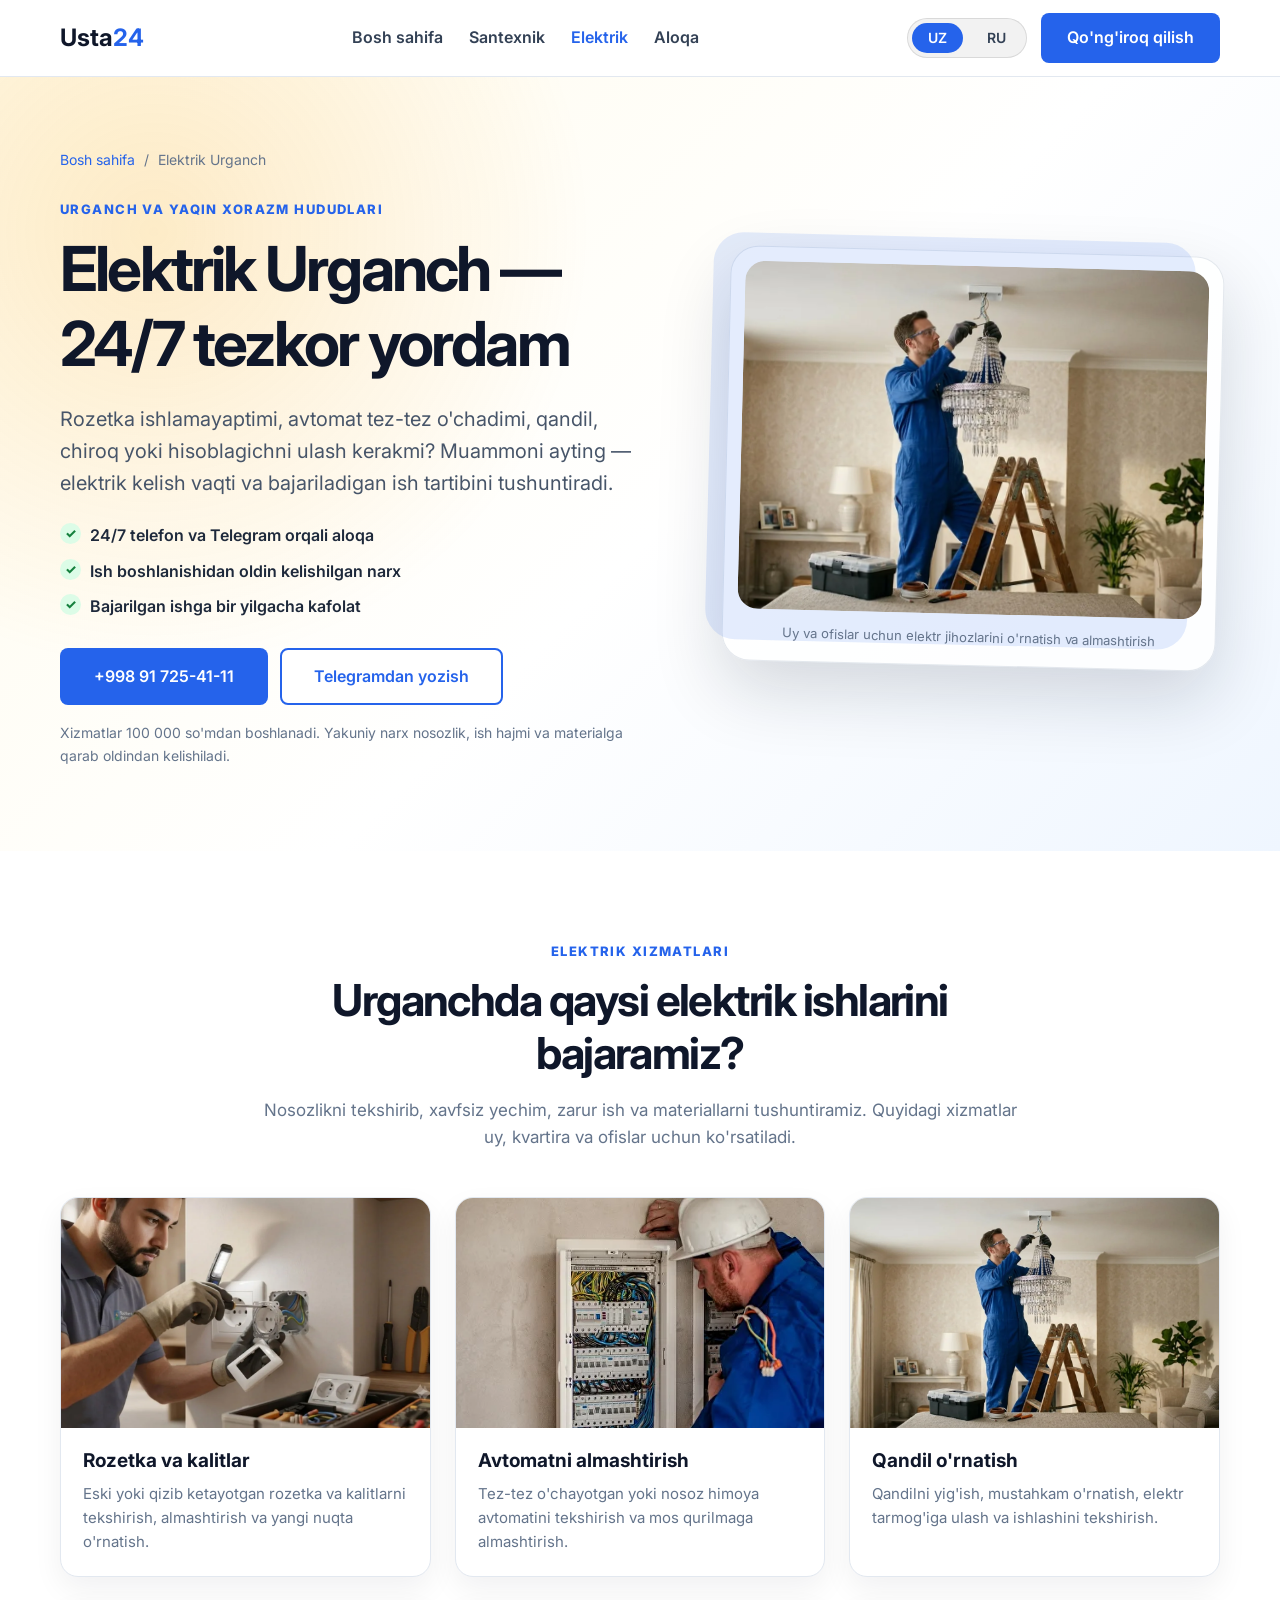
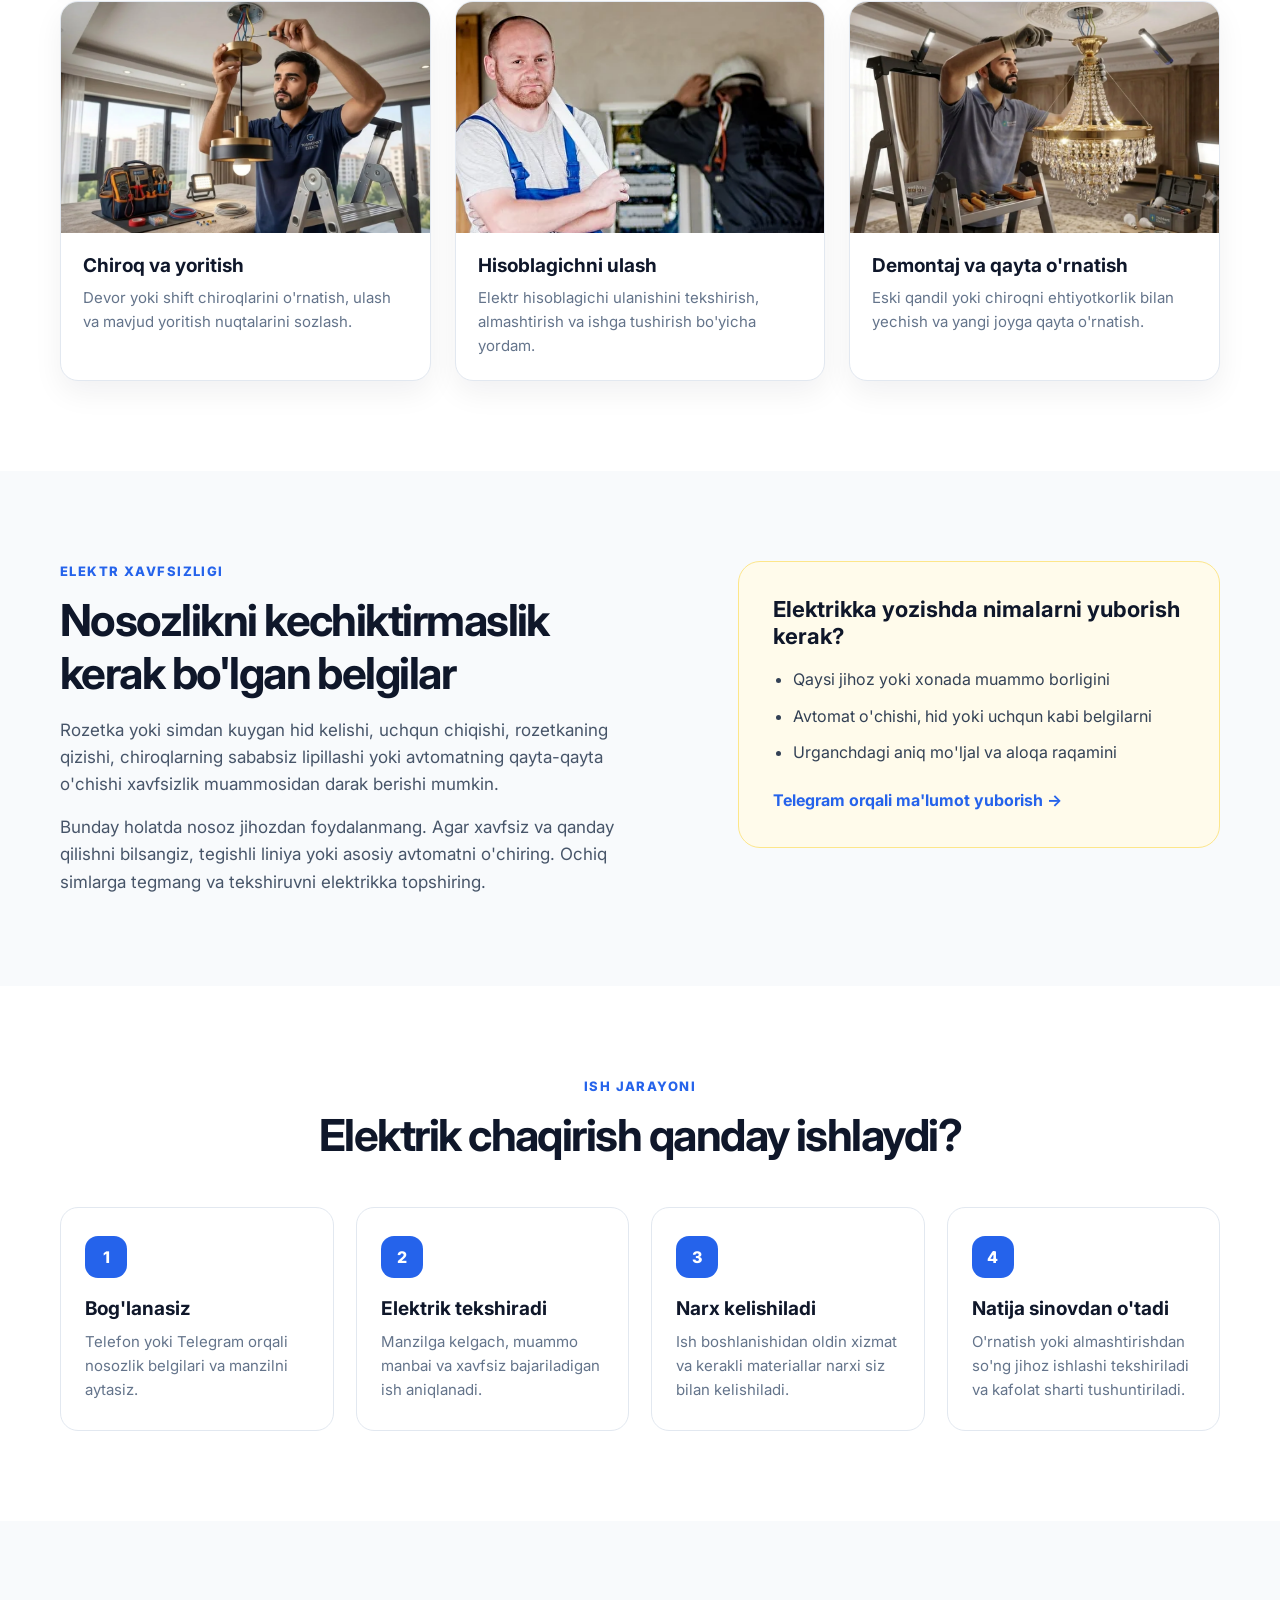
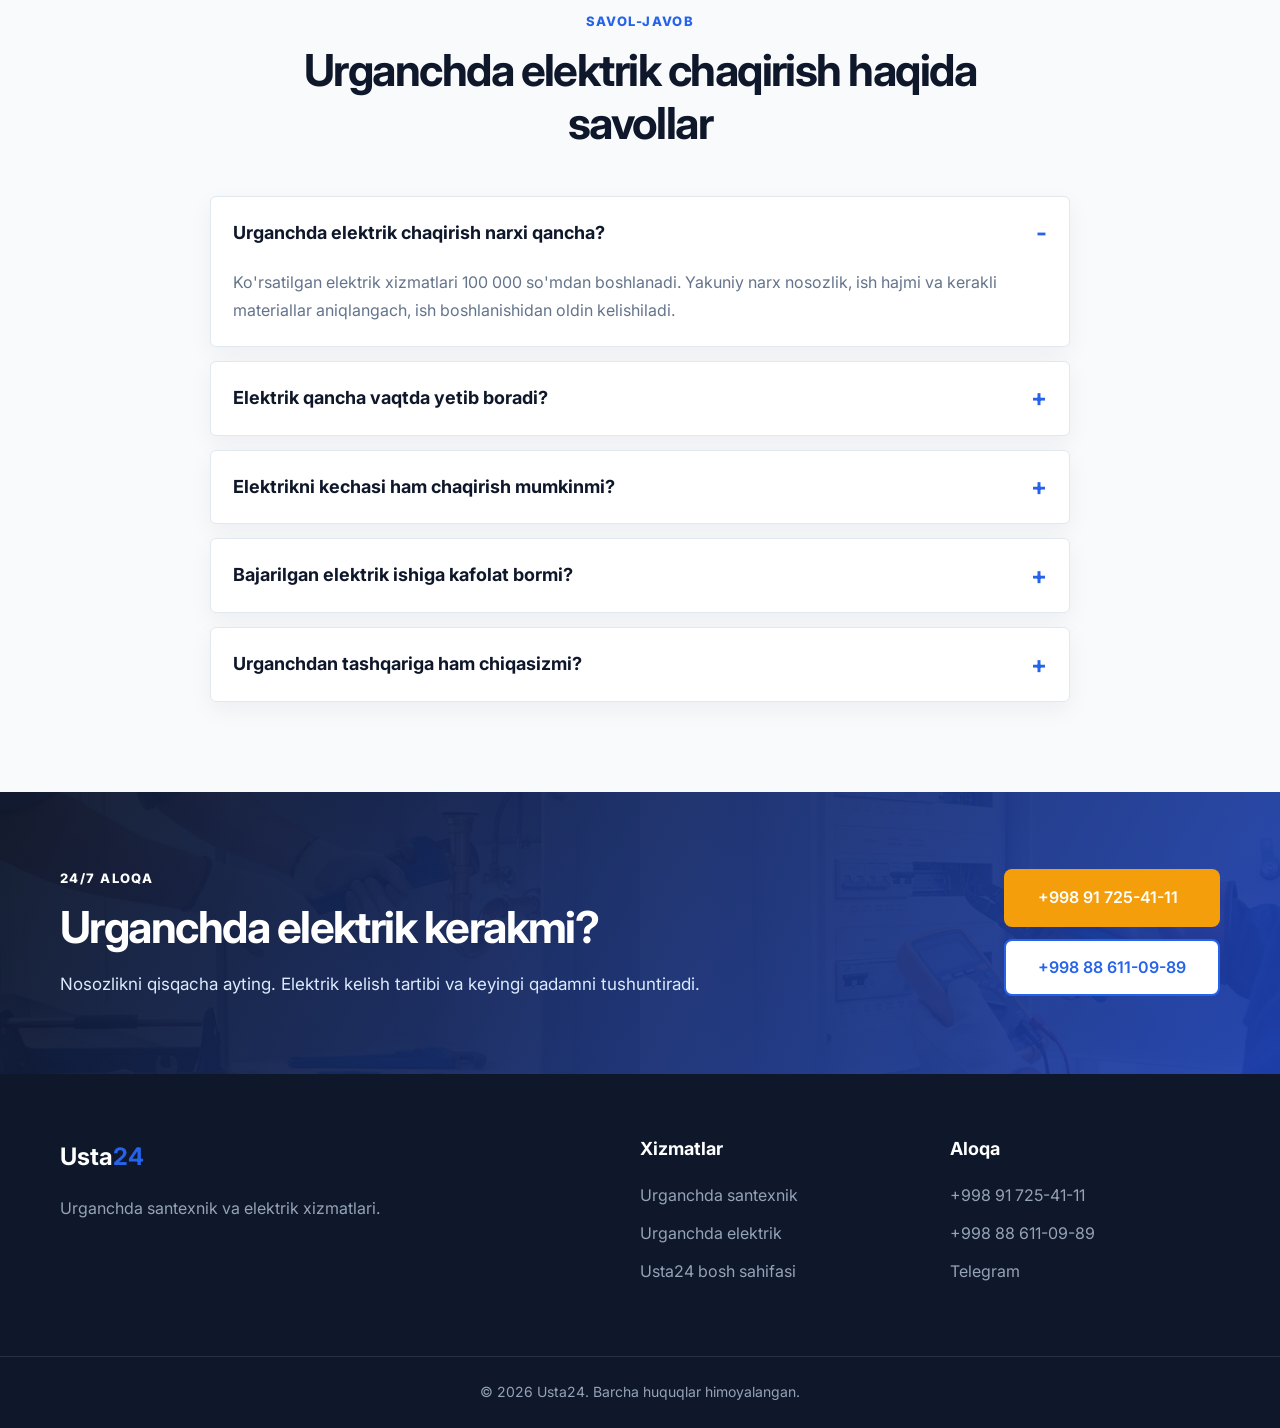
<file: elektrik-urganch/index.html>
<!DOCTYPE html>
<html lang="uz">

<head>
    <meta charset="UTF-8">
    <meta name="viewport" content="width=device-width, initial-scale=1.0">
    <title>Elektrik Urganch — 24/7 Usta Chaqirish | Usta24</title>
    <meta name="description" content="Urganchda elektrik chaqiring: rozetka, avtomat, hisoblagich, qandil va yoritish tizimini o'rnatish yoki almashtirish. 24/7 aloqa, kelishilgan narx va kafolat.">
    <meta name="robots" content="index, follow, max-image-preview:large">
    <meta name="format-detection" content="telephone=yes">
    <meta name="theme-color" content="#2563eb">

    <link rel="canonical" href="https://usta24uz.netlify.app/elektrik-urganch/">
    <link rel="alternate" hreflang="uz" href="https://usta24uz.netlify.app/elektrik-urganch/">
    <link rel="alternate" hreflang="ru" href="https://usta24uz.netlify.app/ru/elektrik-urgench/">
    <link rel="alternate" hreflang="x-default" href="https://usta24uz.netlify.app/elektrik-urganch/">
    <link rel="icon" type="image/svg+xml" href="/images/favicon.svg">
    <link rel="preconnect" href="https://fonts.googleapis.com">
    <link rel="preconnect" href="https://fonts.gstatic.com" crossorigin>
    <link href="https://fonts.googleapis.com/css2?family=Inter:wght@400;500;600;700&display=swap" rel="stylesheet">
    <link rel="preload" as="image" href="/images/elector_2.webp" fetchpriority="high">
    <link rel="stylesheet" href="/style.css?v=20260720-4">

    <meta property="og:type" content="website">
    <meta property="og:locale" content="uz_UZ">
    <meta property="og:site_name" content="Usta24">
    <meta property="og:title" content="Elektrik Urganch — 24/7 Usta Chaqirish | Usta24">
    <meta property="og:description" content="Urganchda rozetka, avtomat, hisoblagich, qandil va yoritish tizimi bo'yicha 24/7 elektrik yordami.">
    <meta property="og:url" content="https://usta24uz.netlify.app/elektrik-urganch/">
    <meta property="og:image" content="https://usta24uz.netlify.app/images/og-cover-v2.jpg">
    <meta property="og:image:secure_url" content="https://usta24uz.netlify.app/images/og-cover-v2.jpg">
    <meta property="og:image:type" content="image/jpeg">
    <meta property="og:image:width" content="1200">
    <meta property="og:image:height" content="630">
    <meta property="og:image:alt" content="Usta24 — Urganchda elektrik xizmati">
    <meta name="twitter:card" content="summary_large_image">
    <meta name="twitter:title" content="Elektrik Urganch — Usta24">
    <meta name="twitter:description" content="Urganchda 24/7 elektrik chaqirish, oldindan kelishilgan narx va bajarilgan ishga kafolat.">
    <meta name="twitter:image" content="https://usta24uz.netlify.app/images/og-cover-v2.jpg">
    <meta name="twitter:image:alt" content="Usta24 — Urganchda elektrik xizmati">

    <script type="application/ld+json">
        {
            "@context": "https://schema.org",
            "@graph": [
                {
                    "@type": "WebPage",
                    "@id": "https://usta24uz.netlify.app/elektrik-urganch/#webpage",
                    "url": "https://usta24uz.netlify.app/elektrik-urganch/",
                    "name": "Elektrik Urganch — 24/7 usta chaqirish",
                    "description": "Urganchda rozetka, avtomat, hisoblagich, qandil va yoritish tizimi bo'yicha elektrik xizmatlari.",
                    "isPartOf": {"@id": "https://usta24uz.netlify.app/#website"},
                    "about": {"@id": "https://usta24uz.netlify.app/elektrik-urganch/#service"},
                    "inLanguage": "uz"
                },
                {
                    "@type": "BreadcrumbList",
                    "@id": "https://usta24uz.netlify.app/elektrik-urganch/#breadcrumb",
                    "itemListElement": [
                        {
                            "@type": "ListItem",
                            "position": 1,
                            "name": "Bosh sahifa",
                            "item": "https://usta24uz.netlify.app/"
                        },
                        {
                            "@type": "ListItem",
                            "position": 2,
                            "name": "Elektrik Urganch",
                            "item": "https://usta24uz.netlify.app/elektrik-urganch/"
                        }
                    ]
                },
                {
                    "@type": "Service",
                    "@id": "https://usta24uz.netlify.app/elektrik-urganch/#service",
                    "name": "Urganchda elektrik xizmati",
                    "serviceType": "Elektr jihozlarini o'rnatish va almashtirish",
                    "url": "https://usta24uz.netlify.app/elektrik-urganch/",
                    "provider": {"@id": "https://usta24uz.netlify.app/#business"},
                    "areaServed": [
                        {"@type": "City", "name": "Urganch"},
                        {"@type": "AdministrativeArea", "name": "Xorazm viloyati"}
                    ],
                    "hasOfferCatalog": {
                        "@type": "OfferCatalog",
                        "name": "Elektrik xizmatlari",
                        "itemListElement": [
                            {"@type": "Offer", "itemOffered": {"@type": "Service", "name": "Rozetka o'rnatish va almashtirish"}},
                            {"@type": "Offer", "itemOffered": {"@type": "Service", "name": "Avtomat almashtirish"}},
                            {"@type": "Offer", "itemOffered": {"@type": "Service", "name": "Qandil va chiroq o'rnatish"}},
                            {"@type": "Offer", "itemOffered": {"@type": "Service", "name": "Elektr hisoblagichini ulash va almashtirish"}}
                        ]
                    }
                },
                {
                    "@type": "Electrician",
                    "@id": "https://usta24uz.netlify.app/#business",
                    "name": "Usta24",
                    "url": "https://usta24uz.netlify.app/",
                    "telephone": ["+998917254111", "+998886110989"],
                    "image": "https://usta24uz.netlify.app/images/og-cover-v2.jpg",
                    "priceRange": "100 000 UZS dan",
                    "address": {
                        "@type": "PostalAddress",
                        "addressLocality": "Urganch",
                        "addressRegion": "Xorazm viloyati",
                        "addressCountry": "UZ"
                    },
                    "openingHours": "Mo-Su 00:00-23:59"
                },
                {
                    "@type": "FAQPage",
                    "@id": "https://usta24uz.netlify.app/elektrik-urganch/#faq-schema",
                    "mainEntity": [
                        {
                            "@type": "Question",
                            "name": "Urganchda elektrik chaqirish narxi qancha?",
                            "acceptedAnswer": {"@type": "Answer", "text": "Ko'rsatilgan elektrik xizmatlari 100 000 so'mdan boshlanadi. Yakuniy narx nosozlik, ish hajmi va kerakli materiallar aniqlangach, ish boshlanishidan oldin kelishiladi."}
                        },
                        {
                            "@type": "Question",
                            "name": "Elektrik qancha vaqtda yetib boradi?",
                            "acceptedAnswer": {"@type": "Answer", "text": "Usta24 90 foiz holatda Urganchdagi manzilga 30 daqiqa ichida yetib borishga harakat qiladi. Aniq vaqt usta joylashuvi va manzilga bog'liq."}
                        },
                        {
                            "@type": "Question",
                            "name": "Elektrikni kechasi ham chaqirish mumkinmi?",
                            "acceptedAnswer": {"@type": "Answer", "text": "Ha, Usta24 bilan elektr nosozligi va o'rnatish ishlari bo'yicha 24/7 bog'lanish mumkin."}
                        },
                        {
                            "@type": "Question",
                            "name": "Bajarilgan elektrik ishiga kafolat bormi?",
                            "acceptedAnswer": {"@type": "Answer", "text": "Ha, bajarilgan ishga bir yilgacha kafolat beriladi. Kafolat shartlari bajarilgan ish turiga qarab tushuntiriladi."}
                        }
                    ]
                }
            ]
        }
    </script>
</head>

<body class="seo-detail-page">
    <header class="detail-header">
        <div class="container detail-navbar">
            <a href="/" class="logo" aria-label="Usta24 bosh sahifa">Usta<span>24</span></a>
            <nav class="detail-nav" aria-label="Asosiy navigatsiya">
                <a href="/">Bosh sahifa</a>
                <a href="/santexnik-urganch/">Santexnik</a>
                <a href="/elektrik-urganch/" aria-current="page">Elektrik</a>
                <a href="#aloqa">Aloqa</a>
            </nav>
            <div class="detail-header-actions">
                <div class="lang-switcher">
                    <a class="lang-btn active" href="/elektrik-urganch/" lang="uz" hreflang="uz" aria-current="page">UZ</a>
                    <a class="lang-btn" href="/ru/elektrik-urgench/" lang="ru" hreflang="ru">RU</a>
                </div>
                <a href="tel:+998917254111" class="btn btn-primary detail-header-cta">Qo'ng'iroq qilish</a>
            </div>
        </div>
    </header>

    <main>
        <section class="service-landing-hero service-landing-hero-electric">
            <div class="container service-hero-grid">
                <div class="service-hero-copy">
                    <nav class="breadcrumbs" aria-label="Sahifa yo'li">
                        <a href="/">Bosh sahifa</a><span aria-hidden="true">/</span><span>Elektrik Urganch</span>
                    </nav>
                    <p class="service-eyebrow">Urganch va yaqin Xorazm hududlari</p>
                    <h1>Elektrik Urganch — 24/7 tezkor yordam</h1>
                    <p class="service-hero-lead">Rozetka ishlamayaptimi, avtomat tez-tez o'chadimi, qandil, chiroq yoki hisoblagichni ulash kerakmi? Muammoni ayting — elektrik kelish vaqti va bajariladigan ish tartibini tushuntiradi.</p>
                    <ul class="service-proof-list">
                        <li>24/7 telefon va Telegram orqali aloqa</li>
                        <li>Ish boshlanishidan oldin kelishilgan narx</li>
                        <li>Bajarilgan ishga bir yilgacha kafolat</li>
                    </ul>
                    <div class="service-hero-actions">
                        <a href="tel:+998917254111" class="btn btn-primary btn-large">+998 91 725-41-11</a>
                        <a href="https://t.me/shoxrux_atayev" target="_blank" rel="noopener" class="btn btn-outline btn-large">Telegramdan yozish</a>
                    </div>
                    <p class="service-note">Xizmatlar 100 000 so'mdan boshlanadi. Yakuniy narx nosozlik, ish hajmi va materialga qarab oldindan kelishiladi.</p>
                </div>
                <figure class="service-hero-visual">
                    <img src="/images/elector_2.webp" width="1280" height="698" fetchpriority="high" decoding="async" alt="Urganchda qandil o'rnatayotgan elektrik">
                    <figcaption>Uy va ofislar uchun elektr jihozlarini o'rnatish va almashtirish</figcaption>
                </figure>
            </div>
        </section>

        <section class="detail-section" id="xizmatlar">
            <div class="container">
                <div class="detail-section-heading">
                    <p class="service-eyebrow">Elektrik xizmatlari</p>
                    <h2>Urganchda qaysi elektrik ishlarini bajaramiz?</h2>
                    <p>Nosozlikni tekshirib, xavfsiz yechim, zarur ish va materiallarni tushuntiramiz. Quyidagi xizmatlar uy, kvartira va ofislar uchun ko'rsatiladi.</p>
                </div>
                <div class="detail-service-grid">
                    <article class="detail-service-card">
                        <img src="/images/elector_1.webp" width="1280" height="698" loading="lazy" decoding="async" alt="Rozetka o'rnatish va almashtirish">
                        <div><h3>Rozetka va kalitlar</h3><p>Eski yoki qizib ketayotgan rozetka va kalitlarni tekshirish, almashtirish va yangi nuqta o'rnatish.</p></div>
                    </article>
                    <article class="detail-service-card">
                        <img src="/images/elector_5.webp" width="432" height="360" loading="lazy" decoding="async" alt="Elektr avtomatini almashtirish">
                        <div><h3>Avtomatni almashtirish</h3><p>Tez-tez o'chayotgan yoki nosoz himoya avtomatini tekshirish va mos qurilmaga almashtirish.</p></div>
                    </article>
                    <article class="detail-service-card">
                        <img src="/images/elector_2.webp" width="1280" height="698" loading="lazy" decoding="async" alt="Qandilni o'rnatish va ulash">
                        <div><h3>Qandil o'rnatish</h3><p>Qandilni yig'ish, mustahkam o'rnatish, elektr tarmog'iga ulash va ishlashini tekshirish.</p></div>
                    </article>
                    <article class="detail-service-card">
                        <img src="/images/elector_4.webp" width="1280" height="698" loading="lazy" decoding="async" alt="Chiroq va yoritish tizimini o'rnatish">
                        <div><h3>Chiroq va yoritish</h3><p>Devor yoki shift chiroqlarini o'rnatish, ulash va mavjud yoritish nuqtalarini sozlash.</p></div>
                    </article>
                    <article class="detail-service-card">
                        <img src="/images/elector_3.webp" width="432" height="360" loading="lazy" decoding="async" alt="Elektr hisoblagichini almashtirish">
                        <div><h3>Hisoblagichni ulash</h3><p>Elektr hisoblagichi ulanishini tekshirish, almashtirish va ishga tushirish bo'yicha yordam.</p></div>
                    </article>
                    <article class="detail-service-card">
                        <img src="/images/elector_6.webp" width="1280" height="698" loading="lazy" decoding="async" alt="Qandilni demontaj qilish">
                        <div><h3>Demontaj va qayta o'rnatish</h3><p>Eski qandil yoki chiroqni ehtiyotkorlik bilan yechish va yangi joyga qayta o'rnatish.</p></div>
                    </article>
                </div>
            </div>
        </section>

        <section class="detail-section detail-section-muted">
            <div class="container detail-two-column">
                <div>
                    <p class="service-eyebrow">Elektr xavfsizligi</p>
                    <h2>Nosozlikni kechiktirmaslik kerak bo'lgan belgilar</h2>
                    <p>Rozetka yoki simdan kuygan hid kelishi, uchqun chiqishi, rozetkaning qizishi, chiroqlarning sababsiz lipillashi yoki avtomatning qayta-qayta o'chishi xavfsizlik muammosidan darak berishi mumkin.</p>
                    <p>Bunday holatda nosoz jihozdan foydalanmang. Agar xavfsiz va qanday qilishni bilsangiz, tegishli liniya yoki asosiy avtomatni o'chiring. Ochiq simlarga tegmang va tekshiruvni elektrikka topshiring.</p>
                </div>
                <aside class="detail-callout detail-callout-electric">
                    <h3>Elektrikka yozishda nimalarni yuborish kerak?</h3>
                    <ul>
                        <li>Qaysi jihoz yoki xonada muammo borligini</li>
                        <li>Avtomat o'chishi, hid yoki uchqun kabi belgilarni</li>
                        <li>Urganchdagi aniq mo'ljal va aloqa raqamini</li>
                    </ul>
                    <a href="https://t.me/shoxrux_atayev" target="_blank" rel="noopener" class="text-link">Telegram orqali ma'lumot yuborish →</a>
                </aside>
            </div>
        </section>

        <section class="detail-section">
            <div class="container">
                <div class="detail-section-heading">
                    <p class="service-eyebrow">Ish jarayoni</p>
                    <h2>Elektrik chaqirish qanday ishlaydi?</h2>
                </div>
                <ol class="process-grid">
                    <li><span>1</span><h3>Bog'lanasiz</h3><p>Telefon yoki Telegram orqali nosozlik belgilari va manzilni aytasiz.</p></li>
                    <li><span>2</span><h3>Elektrik tekshiradi</h3><p>Manzilga kelgach, muammo manbai va xavfsiz bajariladigan ish aniqlanadi.</p></li>
                    <li><span>3</span><h3>Narx kelishiladi</h3><p>Ish boshlanishidan oldin xizmat va kerakli materiallar narxi siz bilan kelishiladi.</p></li>
                    <li><span>4</span><h3>Natija sinovdan o'tadi</h3><p>O'rnatish yoki almashtirishdan so'ng jihoz ishlashi tekshiriladi va kafolat sharti tushuntiriladi.</p></li>
                </ol>
            </div>
        </section>

        <section class="detail-section detail-section-muted" id="faq">
            <div class="container detail-narrow">
                <div class="detail-section-heading">
                    <p class="service-eyebrow">Savol-javob</p>
                    <h2>Urganchda elektrik chaqirish haqida savollar</h2>
                </div>
                <div class="faq-list">
                    <details class="faq-item" open>
                        <summary>Urganchda elektrik chaqirish narxi qancha?</summary>
                        <p>Ko'rsatilgan elektrik xizmatlari 100 000 so'mdan boshlanadi. Yakuniy narx nosozlik, ish hajmi va kerakli materiallar aniqlangach, ish boshlanishidan oldin kelishiladi.</p>
                    </details>
                    <details class="faq-item">
                        <summary>Elektrik qancha vaqtda yetib boradi?</summary>
                        <p>Usta24 90 foiz holatda Urganchdagi manzilga 30 daqiqa ichida yetib borishga harakat qiladi. Aniq vaqt usta joylashuvi va manzilga bog'liq.</p>
                    </details>
                    <details class="faq-item">
                        <summary>Elektrikni kechasi ham chaqirish mumkinmi?</summary>
                        <p>Ha, Usta24 bilan elektr nosozligi va o'rnatish ishlari bo'yicha 24/7 bog'lanish mumkin.</p>
                    </details>
                    <details class="faq-item">
                        <summary>Bajarilgan elektrik ishiga kafolat bormi?</summary>
                        <p>Ha, bajarilgan ishga bir yilgacha kafolat beriladi. Kafolat shartlari bajarilgan ish turiga qarab tushuntiriladi.</p>
                    </details>
                    <details class="faq-item">
                        <summary>Urganchdan tashqariga ham chiqasizmi?</summary>
                        <p>Asosiy xizmat hududi Urganch shahri. Yaqin Xorazm hududlariga chiqish imkonini telefon orqali manzilni aytib aniqlashtirish mumkin.</p>
                    </details>
                </div>
            </div>
        </section>

        <section class="detail-cta detail-cta-electric" id="aloqa">
            <div class="container detail-cta-inner">
                <div>
                    <p class="service-eyebrow">24/7 aloqa</p>
                    <h2>Urganchda elektrik kerakmi?</h2>
                    <p>Nosozlikni qisqacha ayting. Elektrik kelish tartibi va keyingi qadamni tushuntiradi.</p>
                </div>
                <div class="detail-cta-actions">
                    <a href="tel:+998917254111" class="btn btn-primary btn-large">+998 91 725-41-11</a>
                    <a href="tel:+998886110989" class="btn btn-outline btn-large">+998 88 611-09-89</a>
                </div>
            </div>
        </section>
    </main>

    <footer class="footer detail-footer">
        <div class="container footer-container">
            <div class="footer-col">
                <a href="/" class="logo">Usta<span>24</span></a>
                <p>Urganchda santexnik va elektrik xizmatlari.</p>
            </div>
            <div class="footer-col">
                <h3>Xizmatlar</h3>
                <ul>
                    <li><a href="/santexnik-urganch/">Urganchda santexnik</a></li>
                    <li><a href="/elektrik-urganch/">Urganchda elektrik</a></li>
                    <li><a href="/">Usta24 bosh sahifasi</a></li>
                </ul>
            </div>
            <div class="footer-col">
                <h3>Aloqa</h3>
                <ul>
                    <li><a href="tel:+998917254111">+998 91 725-41-11</a></li>
                    <li><a href="tel:+998886110989">+998 88 611-09-89</a></li>
                    <li><a href="https://t.me/shoxrux_atayev" target="_blank" rel="noopener">Telegram</a></li>
                </ul>
            </div>
        </div>
        <div class="footer-bottom"><p>&copy; 2026 Usta24. Barcha huquqlar himoyalangan.</p></div>
    </footer>
</body>

</html>
</file>
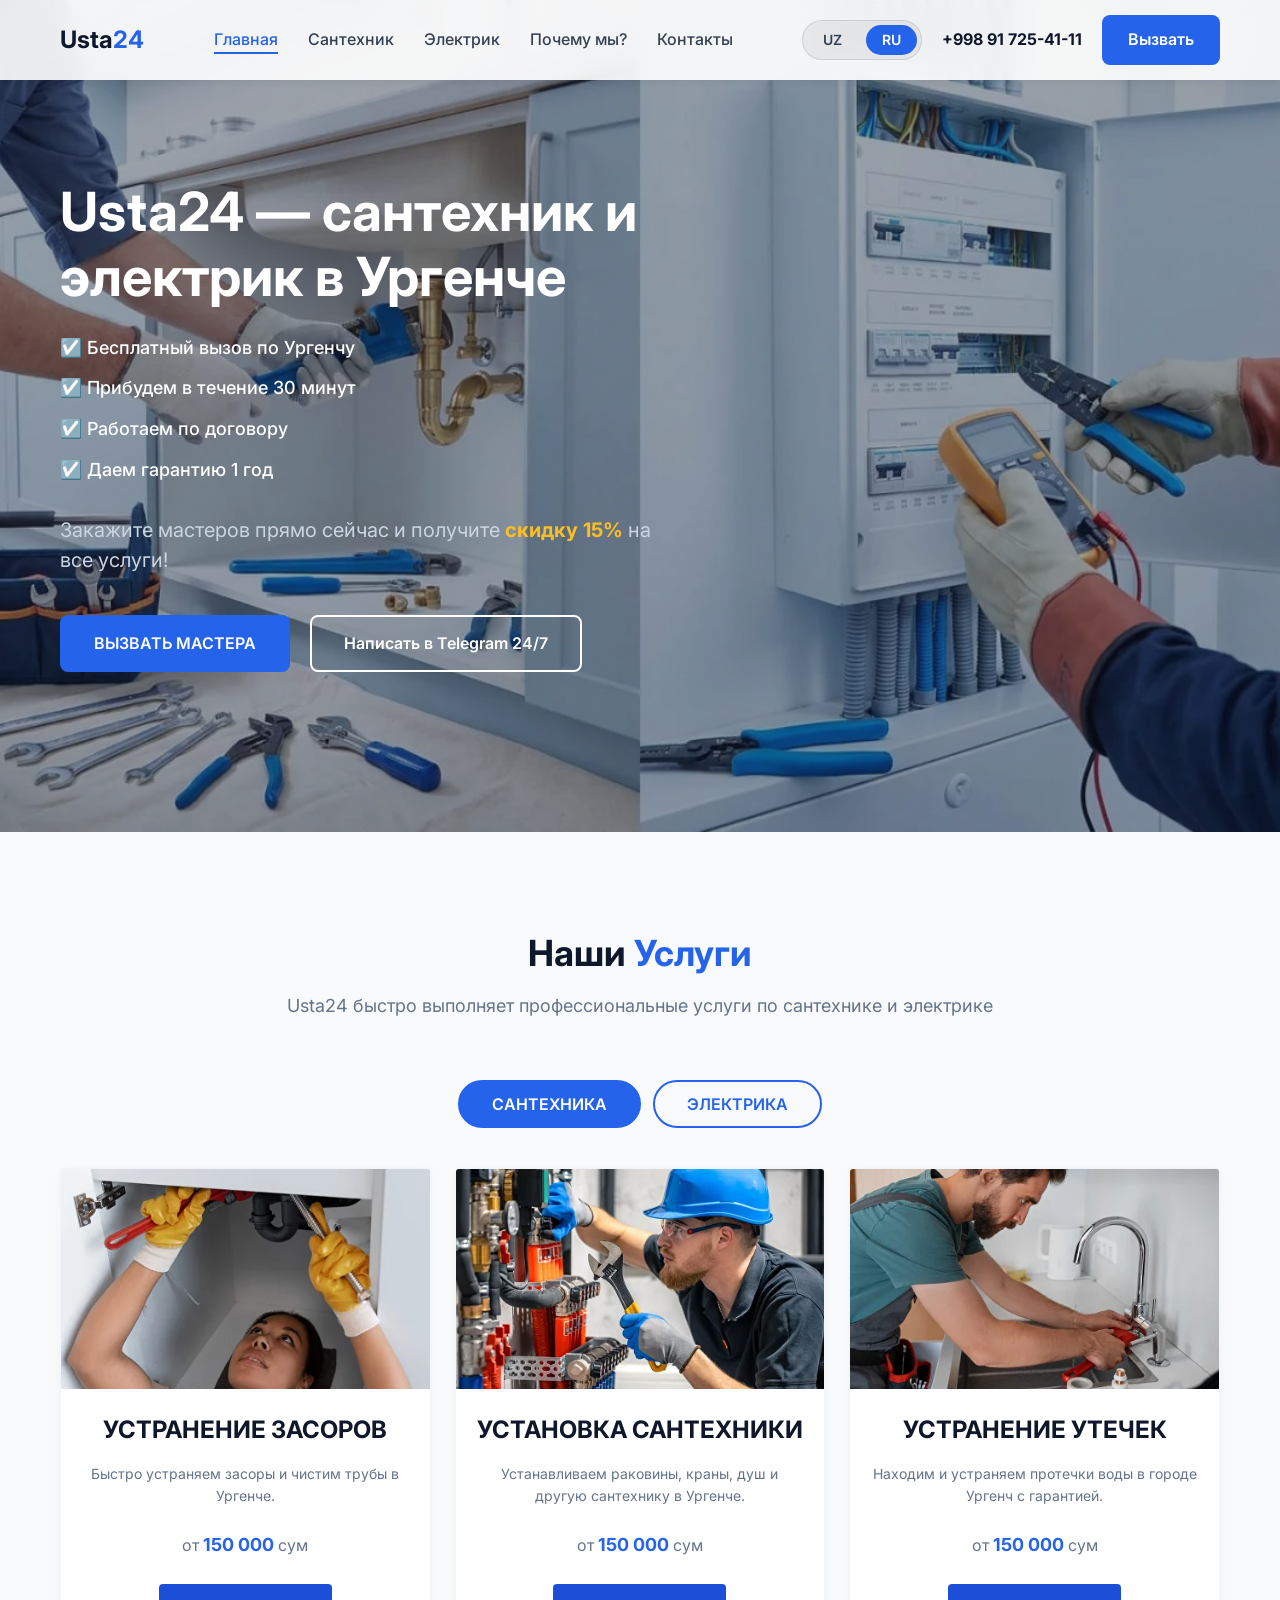
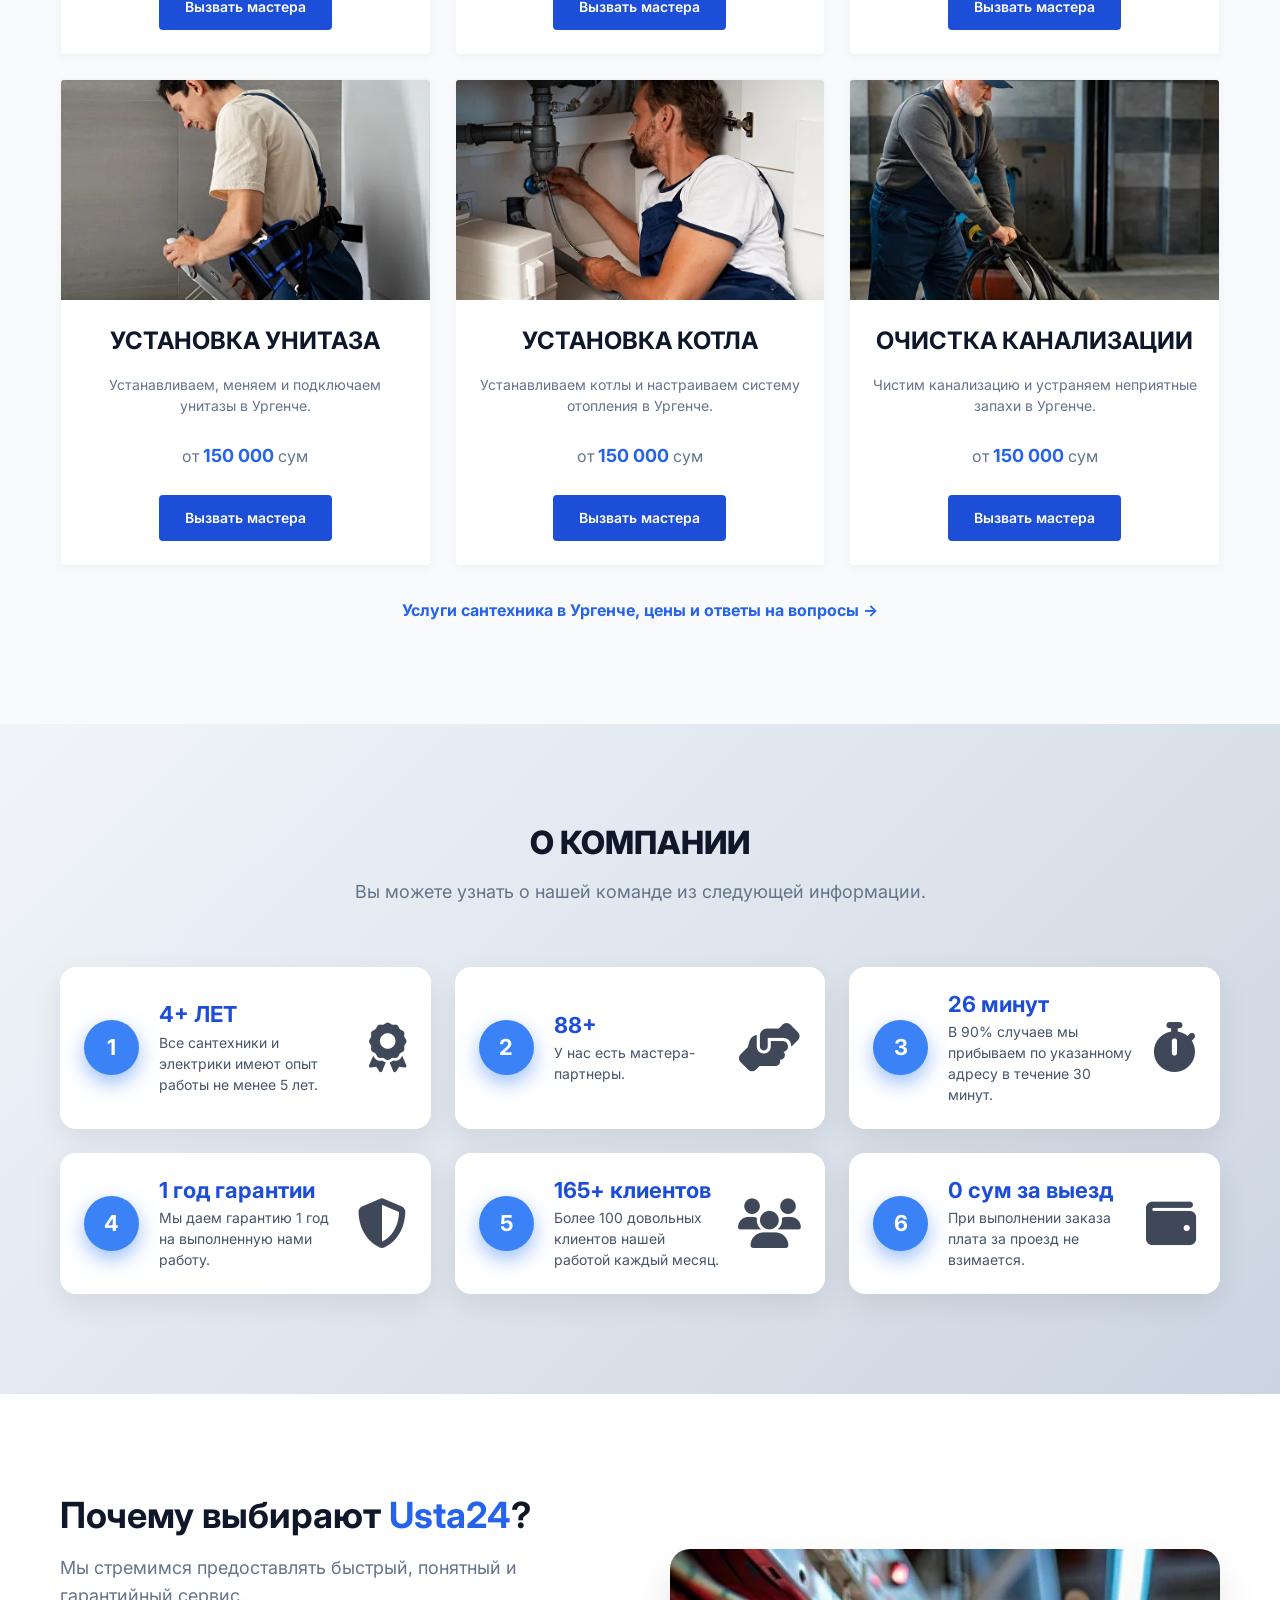
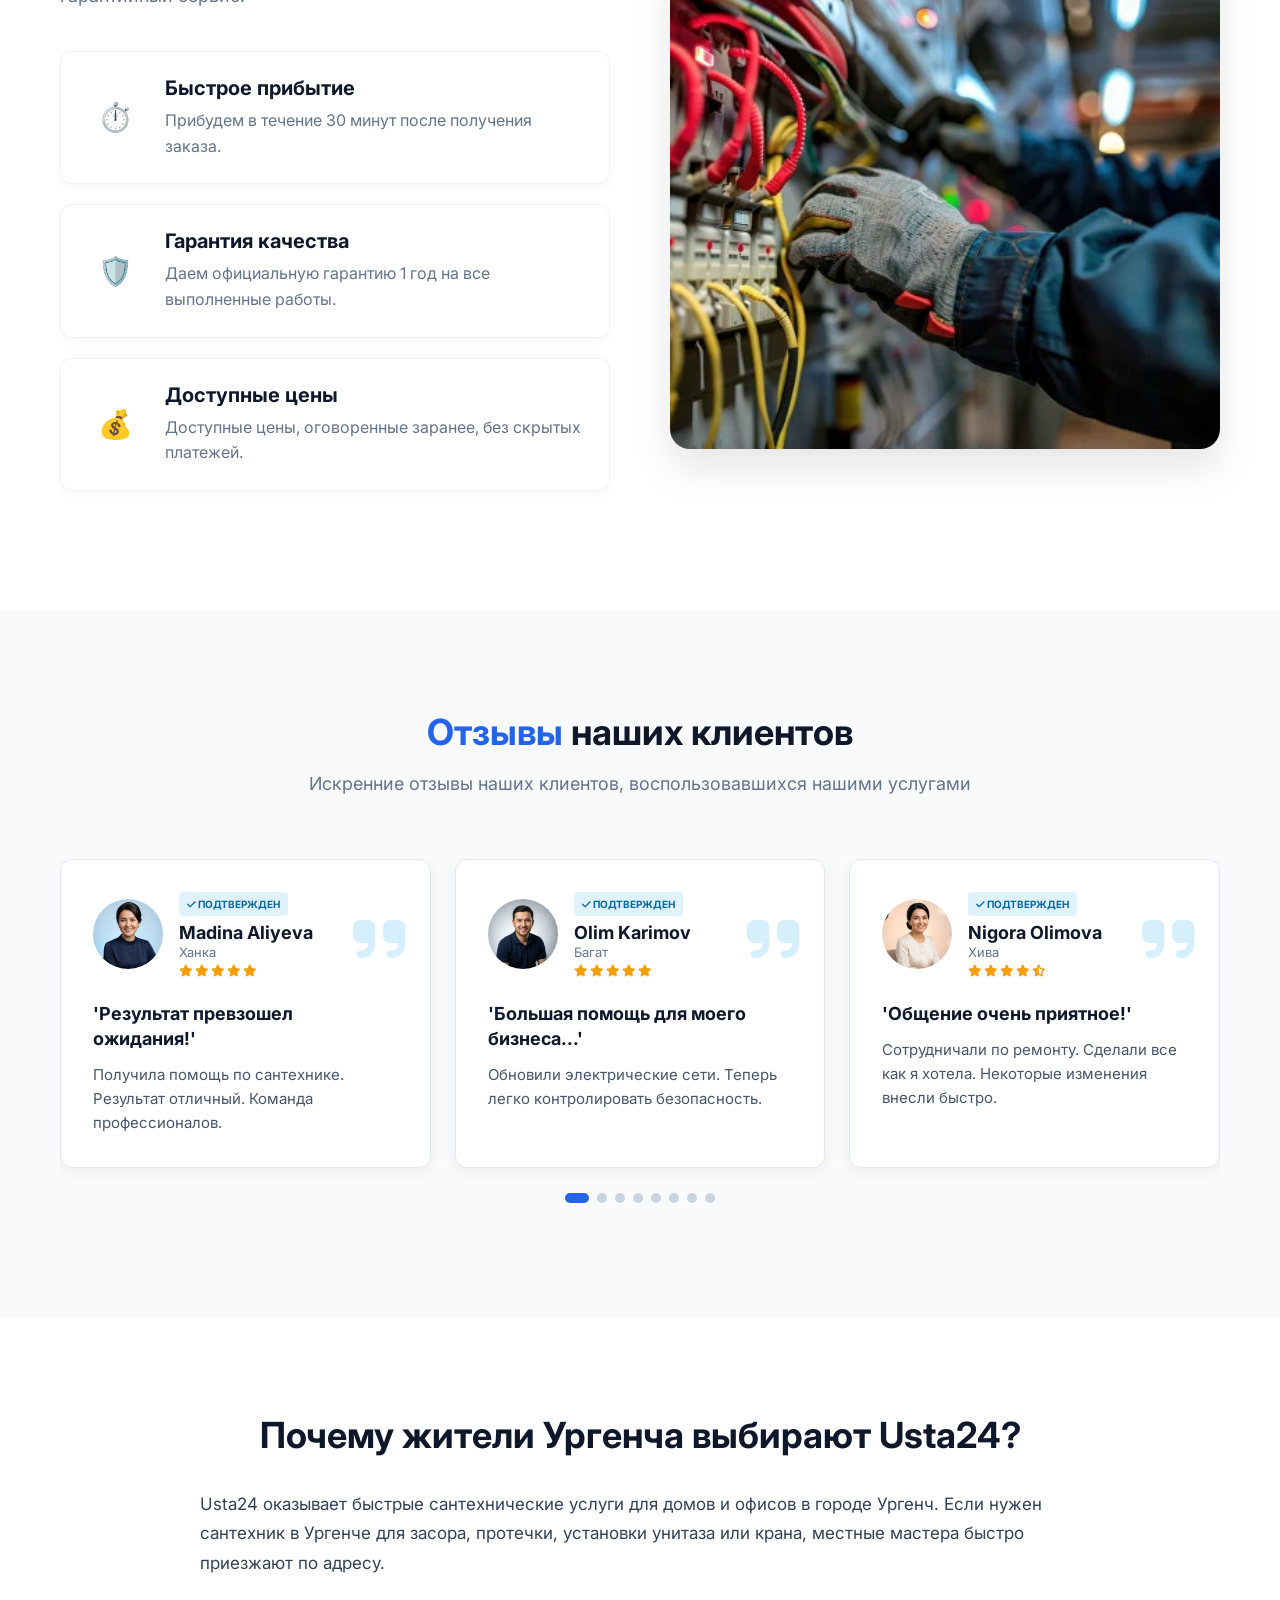
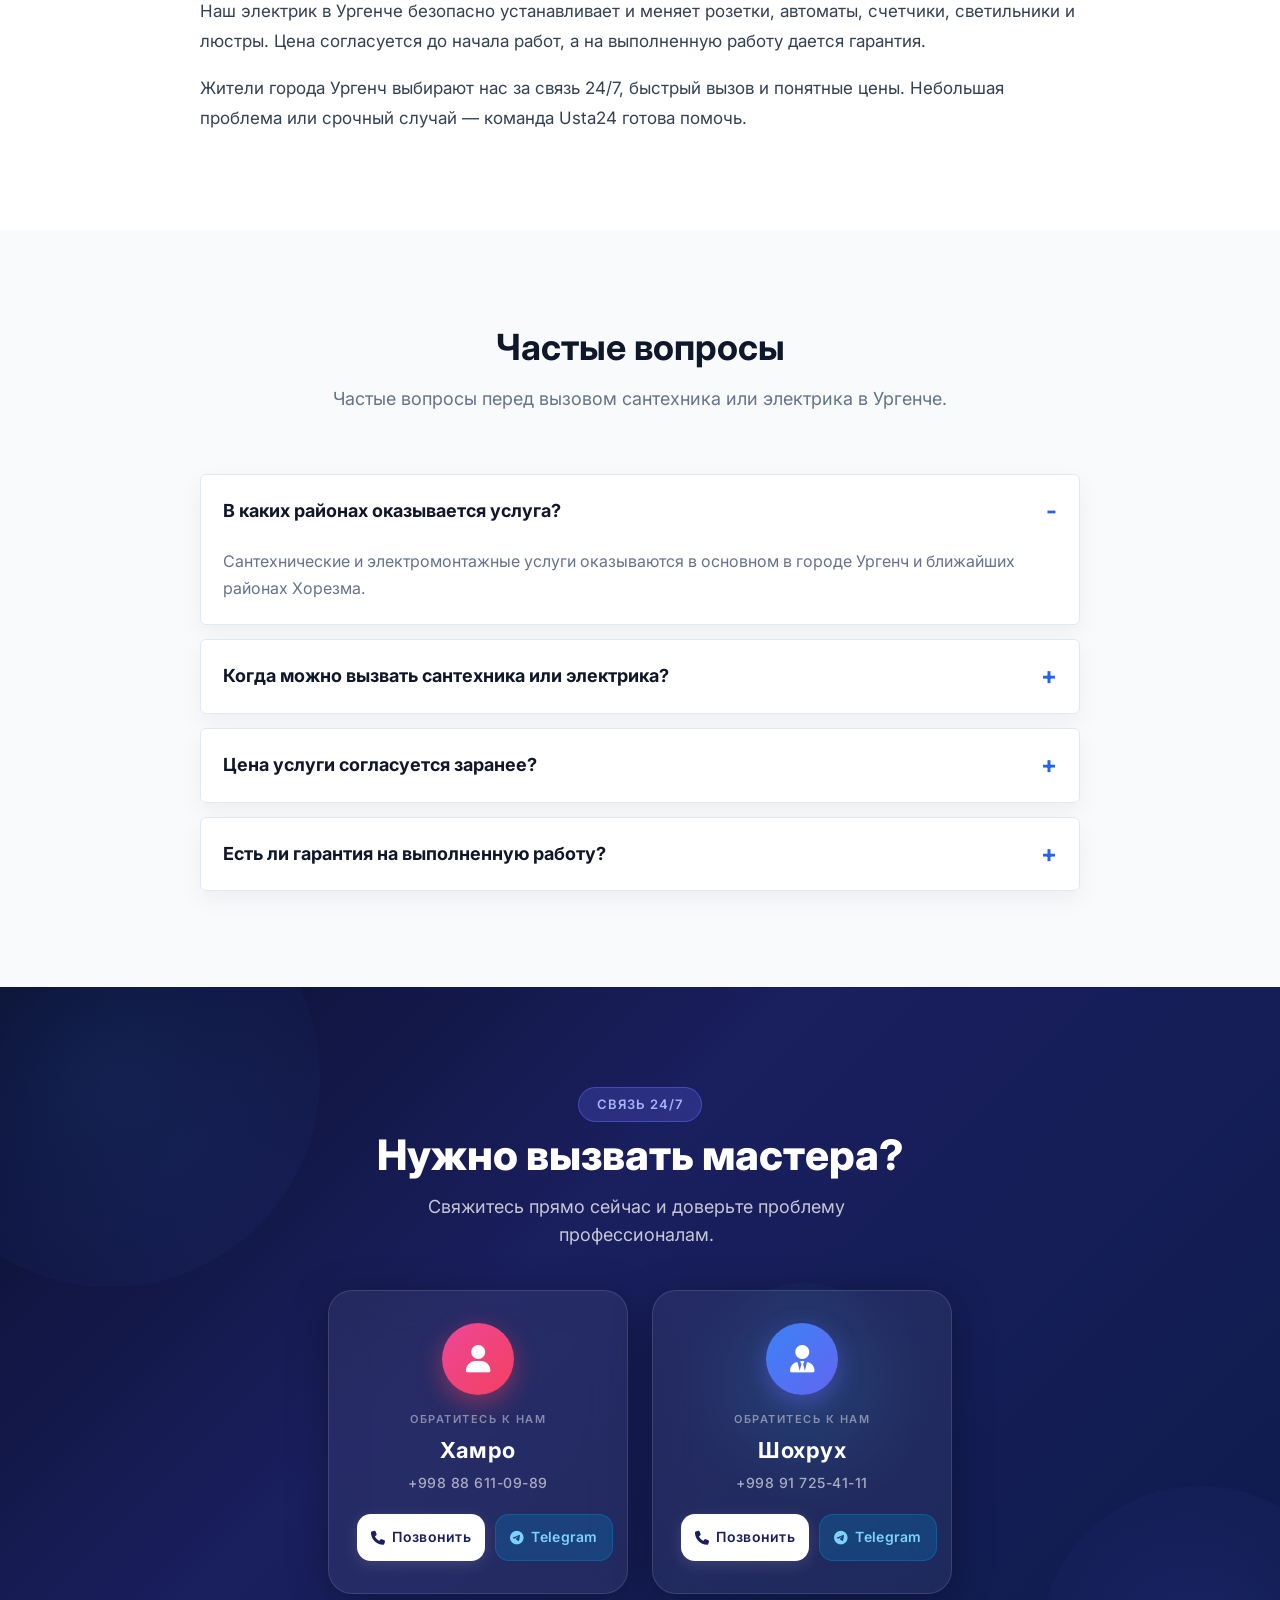
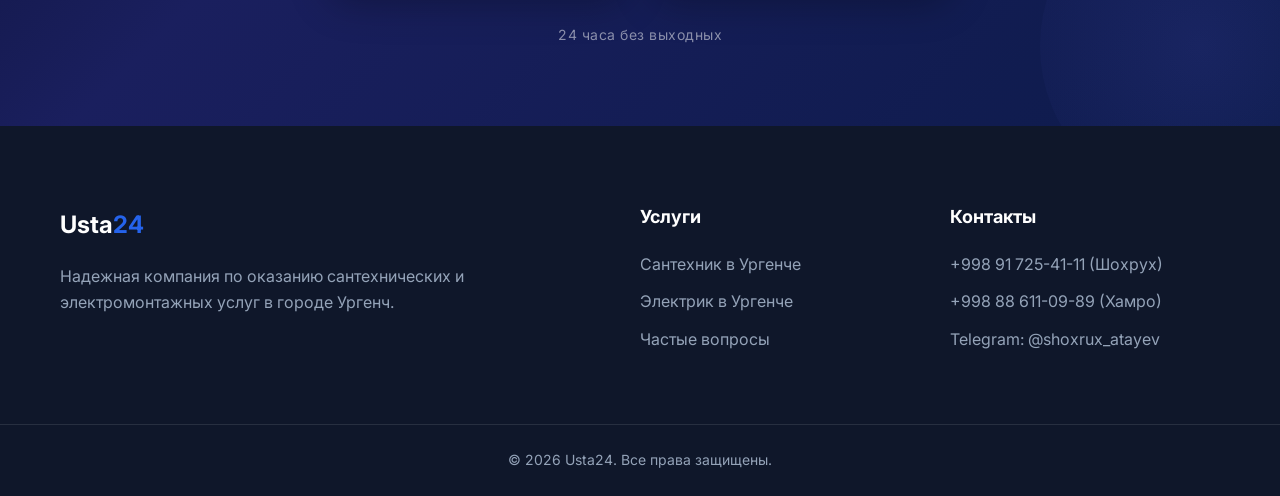
<file: ru/index.html>
<!DOCTYPE html>
<html lang="ru">

<head>
    <meta charset="UTF-8">
    <meta name="viewport" content="width=device-width, initial-scale=1.0">
    <title>Сантехник и Электрик в Ургенче 24/7 — Usta24</title>
    <meta name="description"
        content="Нужен сантехник или электрик в Ургенче? Свяжитесь с Usta24 круглосуточно. Цена согласуется до начала работ, на выполненную работу предоставляется гарантия.">
    <meta name="robots" content="index, follow, max-image-preview:large">
    <meta name="format-detection" content="telephone=yes">
    <!-- Preconnect for faster resource loading -->
    <link rel="preconnect" href="https://fonts.googleapis.com">
    <link rel="preconnect" href="https://fonts.gstatic.com" crossorigin>
    <link rel="preconnect" href="https://cdnjs.cloudflare.com">
    <link rel="preconnect" href="https://cdn.jsdelivr.net">
    <link href="https://fonts.googleapis.com/css2?family=Inter:wght@400;500;600;700&display=swap" rel="stylesheet">
    <link href="https://unpkg.com/aos@2.3.1/dist/aos.css" rel="stylesheet">
    <link rel="stylesheet" href="https://cdnjs.cloudflare.com/ajax/libs/font-awesome/6.4.0/css/all.min.css" media="print" onload="this.media='all'">
    <noscript><link rel="stylesheet" href="https://cdnjs.cloudflare.com/ajax/libs/font-awesome/6.4.0/css/all.min.css"></noscript>
    <link rel="stylesheet" href="https://cdn.jsdelivr.net/npm/swiper@11/swiper-bundle.min.css">
    <link rel="preload" as="image" href="/images/header_image.webp">
    <link rel="stylesheet" href="/style.css?v=20260720-4">

    <link rel="icon" type="image/svg+xml" href="/images/favicon.svg">
    <meta name="theme-color" content="#2563eb">
    <meta property="og:title" content="Сантехник и Электрик в Ургенче 24/7 — Usta24">
    <meta property="og:description"
        content="Usta24 — вызов сантехника и электрика в Ургенче 24/7. Быстрый выезд, согласованная цена и гарантия.">
    <meta property="og:image" content="https://usta24uz.netlify.app/images/og-cover-v2.jpg">
    <meta property="og:image:secure_url" content="https://usta24uz.netlify.app/images/og-cover-v2.jpg">
    <meta property="og:image:type" content="image/jpeg">
    <meta property="og:image:width" content="1200">
    <meta property="og:image:height" content="630">
    <meta property="og:image:alt" content="Usta24 — услуги сантехника и электрика в Ургенче">
    <meta property="og:url" content="https://usta24uz.netlify.app/ru/">
    <meta property="og:type" content="website">
    <meta property="og:site_name" content="Usta24">
    <meta property="og:locale" content="ru_RU">
    <meta property="og:locale:alternate" content="uz_UZ">
    <meta name="twitter:card" content="summary_large_image">
    <meta name="twitter:title" content="Сантехник и Электрик в Ургенче 24/7 — Usta24">
    <meta name="twitter:description"
        content="Услуги сантехника и электрика Usta24 в Ургенче: связь 24/7, быстрый вызов и гарантия.">
    <meta name="twitter:image" content="https://usta24uz.netlify.app/images/og-cover-v2.jpg">
    <meta name="twitter:image:alt" content="Usta24 — услуги сантехника и электрика в Ургенче">
    <link rel="canonical" href="https://usta24uz.netlify.app/ru/">
    <link rel="alternate" hreflang="uz" href="https://usta24uz.netlify.app/">
    <link rel="alternate" hreflang="ru" href="https://usta24uz.netlify.app/ru/">
    <link rel="alternate" hreflang="x-default" href="https://usta24uz.netlify.app/">
        <script type="application/ld+json">
{
        "@context": "https://schema.org",
        "@graph": [
                {
                        "@type": "WebSite",
                        "@id": "https://usta24uz.netlify.app/#website",
                        "url": "https://usta24uz.netlify.app/",
                        "name": "Usta24",
                        "alternateName": [
                                "Usta 24",
                                "Usta24uz"
                        ],
                        "inLanguage": [
                                "uz",
                                "ru"
                        ]
                },
                {
                        "@type": "WebPage",
                        "@id": "https://usta24uz.netlify.app/ru/#webpage",
                        "url": "https://usta24uz.netlify.app/ru/",
                        "name": "Сантехник и электрик в Ургенче 24/7 — Usta24",
                        "description": "Услуги сантехника и электрика в Ургенче: связь 24/7, согласованная заранее цена и гарантия на выполненную работу.",
                        "isPartOf": {
                                "@id": "https://usta24uz.netlify.app/#website"
                        },
                        "about": {
                                "@id": "https://usta24uz.netlify.app/#business"
                        },
                        "primaryImageOfPage": {
                                "@id": "https://usta24uz.netlify.app/#primaryimage"
                        },
                        "inLanguage": "ru"
                },
                {
                        "@type": "ImageObject",
                        "@id": "https://usta24uz.netlify.app/#primaryimage",
                        "url": "https://usta24uz.netlify.app/images/og-cover-v2.jpg",
                        "contentUrl": "https://usta24uz.netlify.app/images/og-cover-v2.jpg",
                        "width": 1200,
                        "height": 630,
                        "caption": "Usta24 — услуги сантехника и электрика в Ургенче"
                },
                {
                        "@type": [
                                "HomeAndConstructionBusiness",
                                "Plumber",
                                "Electrician"
                        ],
                        "@id": "https://usta24uz.netlify.app/#business",
                        "name": "Usta24",
                        "alternateName": [
                                "Usta 24",
                                "Usta24uz"
                        ],
                        "description": "Usta24 оказывает услуги сантехника и электрика в Ургенче с возможностью обращения 24/7. Цена согласуется до начала работ, на выполненную работу предоставляется гарантия.",
                        "url": "https://usta24uz.netlify.app/",
                        "image": {
                                "@id": "https://usta24uz.netlify.app/#primaryimage"
                        },
                        "telephone": [
                                "+998917254111",
                                "+998886110989"
                        ],
                        "priceRange": "от 100 000 до 150 000 UZS",
                        "address": {
                                "@type": "PostalAddress",
                                "addressLocality": "Ургенч",
                                "addressRegion": "Хорезмская область",
                                "addressCountry": "UZ"
                        },
                        "areaServed": [
                                {
                                        "@type": "City",
                                        "name": "Ургенч"
                                },
                                {
                                        "@type": "AdministrativeArea",
                                        "name": "Хорезмская область"
                                }
                        ],
                        "openingHoursSpecification": {
                                "@type": "OpeningHoursSpecification",
                                "dayOfWeek": [
                                        "Monday",
                                        "Tuesday",
                                        "Wednesday",
                                        "Thursday",
                                        "Friday",
                                        "Saturday",
                                        "Sunday"
                                ],
                                "opens": "00:00",
                                "closes": "23:59"
                        },
                        "contactPoint": [
                                {
                                        "@type": "ContactPoint",
                                        "telephone": "+998917254111",
                                        "contactType": "customer service",
                                        "areaServed": "UZ",
                                        "availableLanguage": [
                                                "uz",
                                                "ru"
                                        ]
                                },
                                {
                                        "@type": "ContactPoint",
                                        "telephone": "+998886110989",
                                        "contactType": "customer service",
                                        "areaServed": "UZ",
                                        "availableLanguage": [
                                                "uz",
                                                "ru"
                                        ]
                                }
                        ],
                        "hasOfferCatalog": {
                                "@type": "OfferCatalog",
                                "name": "Услуги Usta24",
                                "itemListElement": [
                                        {
                                                "@type": "Offer",
                                                "url": "https://usta24uz.netlify.app/ru/santehnik-urgench/",
                                                "itemOffered": {
                                                        "@type": "Service",
                                                        "name": "Услуги сантехника в Ургенче",
                                                        "areaServed": {
                                                                "@type": "City",
                                                                "name": "Ургенч"
                                                        }
                                                }
                                        },
                                        {
                                                "@type": "Offer",
                                                "url": "https://usta24uz.netlify.app/ru/elektrik-urgench/",
                                                "itemOffered": {
                                                        "@type": "Service",
                                                        "name": "Услуги электрика в Ургенче",
                                                        "areaServed": {
                                                                "@type": "City",
                                                                "name": "Ургенч"
                                                        }
                                                }
                                        }
                                ]
                        },
                        "sameAs": [
                                "https://t.me/shoxrux_atayev"
                        ]
                },
                {
                        "@type": "FAQPage",
                        "@id": "https://usta24uz.netlify.app/ru/#faq-schema",
                        "mainEntity": [
                                {
                                        "@type": "Question",
                                        "name": "В каких районах оказывается услуга?",
                                        "acceptedAnswer": {
                                                "@type": "Answer",
                                                "text": "Сантехнические и электромонтажные услуги оказываются в основном в городе Ургенч и ближайших районах Хорезма."
                                        }
                                },
                                {
                                        "@type": "Question",
                                        "name": "Когда можно вызвать сантехника или электрика?",
                                        "acceptedAnswer": {
                                                "@type": "Answer",
                                                "text": "Связаться можно 24/7. В срочных случаях мастера обычно стараются прибыть по адресу в течение 30 минут."
                                        }
                                },
                                {
                                        "@type": "Question",
                                        "name": "Цена услуги согласуется заранее?",
                                        "acceptedAnswer": {
                                                "@type": "Answer",
                                                "text": "Да, мастера перед началом работы оценивают проблему и объем работ, затем согласуют цену с клиентом."
                                        }
                                },
                                {
                                        "@type": "Question",
                                        "name": "Есть ли гарантия на выполненную работу?",
                                        "acceptedAnswer": {
                                                "@type": "Answer",
                                                "text": "Да, на выполненные сантехнические и электромонтажные работы дается гарантия."
                                        }
                                }
                        ]
                }
        ]
}
    </script>
</head>

<body>
    <header class="header">
        <div class="container">
            <nav class="navbar" aria-label="Основная навигация">
                <a href="/ru/" class="logo" aria-label="Главная страница Usta24">Usta<span>24</span></a>
                <div class="nav-links-container" id="mobile-menu">
                    <div class="mobile-menu-panel">
                        <div class="mobile-menu-header mobile-only">
                            <a href="/ru/" class="logo" aria-label="Главная страница Usta24">Usta<span>24</span></a>
                            <button type="button" class="mobile-close" aria-label="Закрыть меню">
                                <i class="fa-solid fa-xmark" aria-hidden="true"></i>
                            </button>
                        </div>
                        <ul class="nav-links">
                            <li>
                                <a href="#home">
                                    <i class="fa-solid fa-house nav-link-icon" aria-hidden="true"></i>
                                    <span data-i18n="nav-home">Главная</span>
                                </a>
                            </li>
                            <li>
                                <a href="/ru/santehnik-urgench/">
                                    <i class="fa-solid fa-screwdriver-wrench nav-link-icon" aria-hidden="true"></i>
                                    <span data-i18n="nav-plumber">Сантехник</span>
                                </a>
                            </li>
                            <li>
                                <a href="/ru/elektrik-urgench/">
                                    <i class="fa-solid fa-bolt nav-link-icon" aria-hidden="true"></i>
                                    <span data-i18n="nav-electrician">Электрик</span>
                                </a>
                            </li>
                            <li>
                                <a href="#features">
                                    <i class="fa-solid fa-star nav-link-icon" aria-hidden="true"></i>
                                    <span data-i18n="nav-features">Почему мы?</span>
                                </a>
                            </li>
                            <li>
                                <a href="#contact">
                                    <i class="fa-solid fa-phone nav-link-icon" aria-hidden="true"></i>
                                    <span data-i18n="nav-contact">Контакты</span>
                                </a>
                            </li>
                        </ul>
                        <div class="mobile-menu-footer mobile-only">
                            <a href="tel:+998886110989" class="mobile-contact-link mobile-phone-link">
                                <span class="mobile-contact-icon">
                                    <i class="fa-solid fa-phone-volume" aria-hidden="true"></i>
                                </span>
                                <span class="mobile-contact-copy">
                                    <strong>+998 88 611 09 89</strong>
                                    <small>24/7</small>
                                </span>
                            </a>
                            <a href="tg://resolve?phone=998917254111" target="_blank" rel="noopener"
                                class="mobile-contact-link mobile-social-link">
                                <span class="mobile-contact-icon telegram-icon">
                                    <i class="fa-solid fa-paper-plane" aria-hidden="true"></i>
                                </span>
                                <span class="mobile-contact-copy">
                                    <strong>Telegram</strong>
                                </span>
                            </a>
                        </div>
                    </div>
                </div>
                <div class="nav-cta">
                    <div class="lang-switcher">
                        <a class="lang-btn" href="/" lang="uz" hreflang="uz">UZ</a>
                        <a class="lang-btn active" href="/ru/" lang="ru" hreflang="ru" aria-current="page">RU</a>
                    </div>
                    <a href="tel:+998917254111" class="phone-link desktop-only">+998 91 725-41-11</a>
                    <a href="tg://resolve?phone=998917254111" target="_blank" rel="noopener"
                        class="btn btn-primary desktop-only" data-i18n="call-btn">Вызвать</a>

                    <button type="button" class="hamburger mobile-toggle" aria-label="Открыть меню"
                        aria-controls="mobile-menu" aria-expanded="false">
                        <span aria-hidden="true"></span>
                        <span aria-hidden="true"></span>
                        <span aria-hidden="true"></span>
                    </button>
                </div>
            </nav>
        </div>
    </header>

    <main>
        <section id="home" class="hero">
            <div class="container hero-container">
                <div class="hero-content" data-aos="fade-right" data-aos-duration="1000">
                    <h1 data-i18n="hero-title">Usta24 — сантехник и электрик в Ургенче</h1>
                    <ul class="hero-benefits">
                        <li data-i18n="hero-b1">☑️ Бесплатный вызов по Ургенчу</li>
                        <li data-i18n="hero-b2">☑️ Прибудем в течение 30 минут</li>
                        <li data-i18n="hero-b3">☑️ Работаем по договору</li>
                        <li data-i18n="hero-b4">☑️ Даем гарантию 1 год</li>
                    </ul>
                    <p class="hero-offer" data-i18n="hero-offer">Закажите мастеров прямо сейчас и получите <span class="highlight-yellow">скидку 15%</span> на все услуги!</p>
                    <div class="hero-buttons">
                        <a href="tel:+998886110989" class="btn btn-primary btn-large btn-uppercase"
                            data-i18n="hero-btn1">Вызвать мастера</a>
                        <a href="tg://resolve?phone=998886110989" target="_blank" rel="noopener"
                            class="btn btn-outline btn-large" data-i18n="hero-btn2">Написать в Telegram 24/7</a>
                    </div>
                </div>
            </div>
        </section>

        <section id="services" class="services">
            <div class="container">
                <div class="section-header" data-aos="fade-up">
                    <h2 data-i18n="serv-title">Наши <span class="highlight">Услуги</span></h2>
                    <p data-i18n="serv-desc">Usta24 быстро выполняет профессиональные услуги по сантехнике и электрике</p>
                </div>

                <!-- Tabs -->
                <div class="services-tabs" data-aos="fade-up" role="tablist" aria-label="Вид услуги">
                    <button type="button" class="tab-btn active" id="tab-santexnika" data-tab="santexnika" role="tab"
                        aria-controls="santexnika" aria-selected="true" data-i18n="tab-santex">САНТЕХНИКА</button>
                    <button type="button" class="tab-btn" id="tab-elektrik" data-tab="elektrik" role="tab"
                        aria-controls="elektrik" aria-selected="false" data-i18n="tab-elek">ЭЛЕКТРИКА</button>
                </div>

                <!-- Santexnika -->
                <div class="tab-content active" id="santexnika" role="tabpanel" aria-labelledby="tab-santexnika"
                    aria-hidden="false">
                        <div class="services-grid">
                        <div class="service-card" data-aos="fade-up" data-aos-delay="100">
                            <img loading="lazy" decoding="async" src="/images/santex_1.webp" width="432" height="360"
                                alt="Сантехник в Ургенче — прочистка засора" class="service-img">
                            <div class="service-card-body">
                                <h3 data-i18n="s1-title">УСТРАНЕНИЕ ЗАСОРОВ</h3>
                                <p class="service-desc" data-i18n="s1-desc">Быстро устраняем засоры и чистим трубы в Ургенче.</p>
                                <p class="service-price" data-i18n="price-from">от <span>150 000</span> сум</p>
                                <a href="https://t.me/shoxrux_atayev" target="_blank" rel="noopener"
                                    class="btn btn-primary service-btn" data-i18n="hero-btn1">Вызвать мастера</a>
                            </div>
                        </div>
                        <div class="service-card" data-aos="fade-up" data-aos-delay="150">
                            <img loading="lazy" decoding="async" src="/images/santex_2.webp" width="432" height="360"
                                alt="Сантехник в Ургенче — установка сантехники" class="service-img">
                            <div class="service-card-body">
                                <h3 data-i18n="s2-title">УСТАНОВКА САНТЕХНИКИ</h3>
                                <p class="service-desc" data-i18n="s2-desc">Устанавливаем раковины, краны, душ и другую сантехнику в Ургенче.</p>
                                <p class="service-price" data-i18n="price-from">от <span>150 000</span> сум</p>
                                <a href="https://t.me/shoxrux_atayev" target="_blank" rel="noopener"
                                    class="btn btn-primary service-btn" data-i18n="hero-btn1">Вызвать мастера</a>
                            </div>
                        </div>
                        <div class="service-card" data-aos="fade-up" data-aos-delay="200">
                            <img loading="lazy" decoding="async" src="/images/santex_3.webp" width="432" height="360"
                                alt="Сантехник в Ургенче — устранение протечки" class="service-img">
                            <div class="service-card-body">
                                <h3 data-i18n="s3-title">УСТРАНЕНИЕ УТЕЧЕК</h3>
                                <p class="service-desc" data-i18n="s3-desc">Находим и устраняем протечки воды в городе Ургенч с гарантией.</p>
                                <p class="service-price" data-i18n="price-from">от <span>150 000</span> сум</p>
                                <a href="https://t.me/shoxrux_atayev" target="_blank" rel="noopener"
                                    class="btn btn-primary service-btn" data-i18n="hero-btn1">Вызвать мастера</a>
                            </div>
                        </div>
                        <div class="service-card" data-aos="fade-up" data-aos-delay="100">
                            <img loading="lazy" decoding="async" src="/images/santex_4.webp" width="432" height="360"
                                alt="Сантехник в Ургенче — установка унитаза" class="service-img">
                            <div class="service-card-body">
                                <h3 data-i18n="s4-title">УСТАНОВКА УНИТАЗА</h3>
                                <p class="service-desc" data-i18n="s4-desc">Устанавливаем, меняем и подключаем унитазы в Ургенче.</p>
                                <p class="service-price" data-i18n="price-from">от <span>150 000</span> сум</p>
                                <a href="https://t.me/shoxrux_atayev" target="_blank" rel="noopener"
                                    class="btn btn-primary service-btn" data-i18n="hero-btn1">Вызвать мастера</a>
                            </div>
                        </div>
                        <div class="service-card" data-aos="fade-up" data-aos-delay="150">
                            <img loading="lazy" decoding="async" src="/images/santex_5.webp" width="432" height="360"
                                alt="Сантехник в Ургенче — установка котла" class="service-img">
                            <div class="service-card-body">
                                <h3 data-i18n="s5-title">УСТАНОВКА КОТЛА</h3>
                                <p class="service-desc" data-i18n="s5-desc">Устанавливаем котлы и настраиваем систему отопления в Ургенче.</p>
                                <p class="service-price" data-i18n="price-from">от <span>150 000</span> сум</p>
                                <a href="https://t.me/shoxrux_atayev" target="_blank" rel="noopener"
                                    class="btn btn-primary service-btn" data-i18n="hero-btn1">Вызвать мастера</a>
                            </div>
                        </div>
                        <div class="service-card" data-aos="fade-up" data-aos-delay="200">
                            <img loading="lazy" decoding="async" src="/images/santex_6.webp" width="432" height="360"
                                alt="Сантехник в Ургенче — прочистка канализации" class="service-img">
                            <div class="service-card-body">
                                <h3 data-i18n="s6-title">ОЧИСТКА КАНАЛИЗАЦИИ</h3>
                                <p class="service-desc" data-i18n="s6-desc">Чистим канализацию и устраняем неприятные запахи в Ургенче.</p>
                                <p class="service-price" data-i18n="price-from">от <span>150 000</span> сум</p>
                                <a href="https://t.me/shoxrux_atayev" target="_blank" rel="noopener"
                                    class="btn btn-primary service-btn" data-i18n="hero-btn1">Вызвать мастера</a>
                            </div>
                        </div>
                        <p class="service-detail-link">
                            <a href="/ru/santehnik-urgench/" data-i18n="plumber-details">Услуги сантехника в Ургенче, цены и ответы на вопросы →</a>
                        </p>
                    </div>
                </div>

                <!-- Elektrik -->
                <div class="tab-content" id="elektrik" role="tabpanel" aria-labelledby="tab-elektrik"
                    aria-hidden="true">
                        <div class="services-grid">
                        <div class="service-card" data-aos="fade-up" data-aos-delay="100">
                            <img loading="lazy" decoding="async" src="/images/elector_1.webp" width="1280" height="698"
                                alt="Электрик в Ургенче — замена розетки" class="service-img">
                            <div class="service-card-body">
                                <h3 data-i18n="e1-title">ЗАМЕНА РОЗЕТОК</h3>
                                <p class="service-desc" data-i18n="e1-desc">Электрик в Ургенче: безопасная замена и установка розеток.</p>
                                <p class="service-price" data-i18n="price-from-e">от <span>100 000</span> сум</p>
                                <a href="https://t.me/shoxrux_atayev" target="_blank" rel="noopener"
                                    class="btn btn-primary service-btn" data-i18n="hero-btn1">Вызвать мастера</a>
                            </div>
                        </div>
                        <div class="service-card" data-aos="fade-up" data-aos-delay="150">
                            <img loading="lazy" decoding="async" src="/images/elector_2.webp" width="1280" height="698"
                                alt="Электрик в Ургенче — установка люстры" class="service-img">
                            <div class="service-card-body">
                                <h3 data-i18n="e2-title">УСТАНОВКА ЛЮСТРЫ</h3>
                                <p class="service-desc" data-i18n="e2-desc">Устанавливаем, подключаем и проверяем люстры в Ургенче.</p>
                                <p class="service-price" data-i18n="price-from-e">от <span>100 000</span> сум</p>
                                <a href="https://t.me/shoxrux_atayev" target="_blank" rel="noopener"
                                    class="btn btn-primary service-btn" data-i18n="hero-btn1">Вызвать мастера</a>
                            </div>
                        </div>
                        <div class="service-card" data-aos="fade-up" data-aos-delay="200">
                            <img loading="lazy" decoding="async" src="/images/elector_3.webp" width="432" height="360"
                                alt="Электрик в Ургенче — замена счётчика" class="service-img">
                            <div class="service-card-body">
                                <h3 data-i18n="e3-title">ЗАМЕНА СЧЕТЧИКА</h3>
                                <p class="service-desc" data-i18n="e3-desc">Электрик в Ургенче для замены и подключения счетчиков.</p>
                                <p class="service-price" data-i18n="price-from-e">от <span>100 000</span> сум</p>
                                <a href="https://t.me/shoxrux_atayev" target="_blank" rel="noopener"
                                    class="btn btn-primary service-btn" data-i18n="hero-btn1">Вызвать мастера</a>
                            </div>
                        </div>
                        <div class="service-card" data-aos="fade-up" data-aos-delay="100">
                            <img loading="lazy" decoding="async" src="/images/elector_4.webp" width="1280" height="698"
                                alt="Электрик в Ургенче — установка светильника" class="service-img">
                            <div class="service-card-body">
                                <h3 data-i18n="e4-title">УСТАНОВКА СВЕТИЛЬНИКА</h3>
                                <p class="service-desc" data-i18n="e4-desc">Устанавливаем светильники и настраиваем освещение в городе Ургенч.</p>
                                <p class="service-price" data-i18n="price-from-e">от <span>100 000</span> сум</p>
                                <a href="https://t.me/shoxrux_atayev" target="_blank" rel="noopener"
                                    class="btn btn-primary service-btn" data-i18n="hero-btn1">Вызвать мастера</a>
                            </div>
                        </div>
                        <div class="service-card" data-aos="fade-up" data-aos-delay="150">
                            <img loading="lazy" decoding="async" src="/images/elector_5.webp" width="432" height="360"
                                alt="Электрик в Ургенче — замена автомата" class="service-img">
                            <div class="service-card-body">
                                <h3 data-i18n="e5-title">ЗАМЕНА АВТОМАТА</h3>
                                <p class="service-desc" data-i18n="e5-desc">Меняем автоматы и защищаем электрическую сеть в Ургенче.</p>
                                <p class="service-price" data-i18n="price-from-e">от <span>100 000</span> сум</p>
                                <a href="https://t.me/shoxrux_atayev" target="_blank" rel="noopener"
                                    class="btn btn-primary service-btn" data-i18n="hero-btn1">Вызвать мастера</a>
                            </div>
                        </div>
                        <div class="service-card" data-aos="fade-up" data-aos-delay="200">
                            <img loading="lazy" decoding="async" src="/images/elector_6.webp" width="1280" height="698"
                                alt="Электрик в Ургенче — демонтаж люстры" class="service-img">
                            <div class="service-card-body">
                                <h3 data-i18n="e6-title">УСТАНОВКА/ДЕМОНТАЖ ЛЮСТРЫ</h3>
                                <p class="service-desc" data-i18n="e6-desc">Электрик в Ургенче: демонтаж и повторная установка люстры.</p>
                                <p class="service-price" data-i18n="price-from-e">от <span>100 000</span> сум</p>
                                <a href="https://t.me/shoxrux_atayev" target="_blank" rel="noopener"
                                    class="btn btn-primary service-btn" data-i18n="hero-btn1">Вызвать мастера</a>
                            </div>
                        </div>
                        <p class="service-detail-link">
                            <a href="/ru/elektrik-urgench/" data-i18n="electrician-details">Услуги электрика в Ургенче, цены и ответы на вопросы →</a>
                        </p>
                    </div>
                </div>
            </div>
        </section>

        <section id="about" class="about-company">
            <div class="container">
                <div class="section-header" data-aos="fade-up">
                    <h2 class="section-title-uppercase" data-i18n="about-title">О КОМПАНИИ</h2>
                    <p data-i18n="about-desc">Вы можете узнать о нашей команде из следующей информации.</p>
                </div>
                <div class="about-grid">
                    <div class="about-card" data-aos="fade-up" data-aos-delay="100">
                        <div class="about-card-left">
                            <div class="about-number">1</div>
                            <div class="about-text">
                                <h3><span class="counter" data-target="5" data-suffix="+ ЛЕТ" data-i18n-suffix="a1-suffix">0</span></h3>
                                <p data-i18n="a1-desc">Все сантехники и электрики имеют опыт работы не менее 5 лет.</p>
                            </div>
                        </div>
                        <div class="about-card-right"><i class="fa-solid fa-award"></i></div>
                    </div>

                    <div class="about-card" data-aos="fade-up" data-aos-delay="150">
                        <div class="about-card-left">
                            <div class="about-number">2</div>
                            <div class="about-text">
                                <h3><span class="counter" data-target="100" data-suffix="+" data-i18n-suffix="a2-suffix">0</span></h3>
                                <p data-i18n="a2-desc">У нас есть мастера-партнеры.</p>
                            </div>
                        </div>
                        <div class="about-card-right"><i class="fa-solid fa-handshake-angle"></i></div>
                    </div>

                    <div class="about-card" data-aos="fade-up" data-aos-delay="200">
                        <div class="about-card-left">
                            <div class="about-number">3</div>
                            <div class="about-text">
                                <h3><span class="counter" data-target="30" data-suffix=" минут" data-i18n-suffix="a3-suffix">0</span></h3>
                                <p data-i18n="a3-desc">В 90% случаев мы прибываем по указанному адресу в течение 30 минут.</p>
                            </div>
                        </div>
                        <div class="about-card-right"><i class="fa-solid fa-stopwatch"></i></div>
                    </div>

                    <div class="about-card" data-aos="fade-up" data-aos-delay="250">
                        <div class="about-card-left">
                            <div class="about-number">4</div>
                            <div class="about-text">
                                <h3><span class="counter" data-target="1" data-suffix=" год гарантии" data-i18n-suffix="a4-suffix">0</span></h3>
                                <p data-i18n="a4-desc">Мы даем гарантию 1 год на выполненную нами работу.</p>
                            </div>
                        </div>
                        <div class="about-card-right"><i class="fa-solid fa-shield-halved"></i></div>
                    </div>

                    <div class="about-card" data-aos="fade-up" data-aos-delay="300">
                        <div class="about-card-left">
                            <div class="about-number">5</div>
                            <div class="about-text">
                                <h3><span class="counter" data-target="200" data-suffix="+ клиентов" data-i18n-suffix="a5-suffix">0</span></h3>
                                <p data-i18n="a5-desc">Более 100 довольных клиентов нашей работой каждый месяц.</p>
                            </div>
                        </div>
                        <div class="about-card-right"><i class="fa-solid fa-users"></i></div>
                    </div>

                    <div class="about-card" data-aos="fade-up" data-aos-delay="350">
                        <div class="about-card-left">
                            <div class="about-number">6</div>
                            <div class="about-text">
                                <h3><span class="counter" data-target="0" data-suffix=" сум за выезд" data-i18n-suffix="a6-suffix">0</span></h3>
                                <p data-i18n="a6-desc">При выполнении заказа плата за проезд не взимается.</p>
                            </div>
                        </div>
                        <div class="about-card-right"><i class="fa-solid fa-wallet"></i></div>
                    </div>
                </div>
            </div>
        </section>

        <section id="features" class="features">
            <div class="container">
                <div class="features-wrapper">
                    <div class="features-content" data-aos="fade-right">
                        <h2 data-i18n="f-title">Почему выбирают <span class="highlight">Usta24</span>?</h2>
                        <p data-i18n="f-desc">Мы стремимся предоставлять быстрый, понятный и гарантийный сервис.</p>
                        <ul class="features-list">
                            <li data-aos="fade-up" data-aos-delay="100">
                                <div class="feature-icon">⏱️</div>
                                <div>
                                    <h4 data-i18n="f1-title">Быстрое прибытие</h4>
                                    <p data-i18n="f1-desc">Прибудем в течение 30 минут после получения заказа.</p>
                                </div>
                            </li>
                            <li data-aos="fade-up" data-aos-delay="200">
                                <div class="feature-icon">🛡️</div>
                                <div>
                                    <h4 data-i18n="f2-title">Гарантия качества</h4>
                                    <p data-i18n="f2-desc">Даем официальную гарантию 1 год на все выполненные работы.</p>
                                </div>
                            </li>
                            <li data-aos="fade-up" data-aos-delay="300">
                                <div class="feature-icon">💰</div>
                                <div>
                                    <h4 data-i18n="f3-title">Доступные цены</h4>
                                    <p data-i18n="f3-desc">Доступные цены, оговоренные заранее, без скрытых платежей.</p>
                                </div>
                            </li>
                        </ul>
                    </div>
                    <div class="features-image" data-aos="zoom-in">
                        <img loading="lazy" decoding="async" src="/images/elector.webp" width="432" height="360"
                            alt="Работа сантехника и электрика Usta24 в Ургенче" class="features-photo">
                    </div>
                </div>
            </div>
        </section>

        <section id="testimonials" class="testimonials">
            <div class="container">
                <div class="section-header" data-aos="fade-up">
                    <h2 data-i18n="t-title"><span class="highlight">Отзывы</span> наших клиентов</h2>
                    <p data-i18n="t-desc">Искренние отзывы наших клиентов, воспользовавшихся нашими услугами</p>
                </div>
                <div class="swiper testimonials-swiper">
                    <div class="swiper-wrapper">
                        <!-- Card 1 -->
                        <div class="swiper-slide">
                            <div class="testimonial-card" data-aos="fade-up" data-aos-delay="100">
                                <div class="testimonial-header">
                                    <img loading="lazy" decoding="async" src="/images/avatar_madina.webp" width="1024" height="1024"
                                        alt="Отзыв клиента Usta24 Madina Aliyeva" class="testimonial-avatar">
                                    <div class="testimonial-info">
                                        <span class="testimonial-badge" data-i18n="badge"><i class="fa-solid fa-check"></i> ПОДТВЕРЖДЕН</span>
                                        <h4 class="testimonial-name">Madina Aliyeva</h4>
                                        <span class="testimonial-location" data-i18n="loc-xonqa">Ханка</span>
                                        <div class="testimonial-stars">
                                            <i class="fa-solid fa-star"></i><i class="fa-solid fa-star"></i><i
                                                class="fa-solid fa-star"></i><i class="fa-solid fa-star"></i><i
                                                class="fa-solid fa-star"></i>
                                        </div>
                                    </div>
                                </div>
                                <div class="testimonial-quote-icon">
                                    <i class="fa-solid fa-quote-right"></i>
                                </div>
                                <h5 class="testimonial-title" data-i18n="t1-title">'Результат превзошел ожидания!'</h5>
                                <p class="testimonial-text" data-i18n="t1-desc">Получила помощь по сантехнике. Результат отличный. Команда профессионалов.</p>
                            </div>
                        </div>

                        <!-- Card 2 -->
                        <div class="swiper-slide">
                            <div class="testimonial-card" data-aos="fade-up" data-aos-delay="200">
                                <div class="testimonial-header">
                                    <img loading="lazy" decoding="async" src="/images/avatar_olim.webp" width="1024" height="1024"
                                        alt="Отзыв клиента Usta24 Olim Karimov" class="testimonial-avatar">
                                    <div class="testimonial-info">
                                        <span class="testimonial-badge" data-i18n="badge"><i class="fa-solid fa-check"></i> ПОДТВЕРЖДЕН</span>
                                        <h4 class="testimonial-name">Olim Karimov</h4>
                                        <span class="testimonial-location" data-i18n="loc-bogot">Багат</span>
                                        <div class="testimonial-stars">
                                            <i class="fa-solid fa-star"></i><i class="fa-solid fa-star"></i><i
                                                class="fa-solid fa-star"></i><i class="fa-solid fa-star"></i><i
                                                class="fa-solid fa-star"></i>
                                        </div>
                                    </div>
                                </div>
                                <div class="testimonial-quote-icon">
                                    <i class="fa-solid fa-quote-right"></i>
                                </div>
                                <h5 class="testimonial-title" data-i18n="t2-title">'Большая помощь для моего бизнеса...'</h5>
                                <p class="testimonial-text" data-i18n="t2-desc">Обновили электрические сети. Теперь легко контролировать безопасность.</p>
                            </div>
                        </div>

                        <!-- Card 3 -->
                        <div class="swiper-slide">
                            <div class="testimonial-card" data-aos="fade-up" data-aos-delay="300">
                                <div class="testimonial-header">
                                    <img loading="lazy" decoding="async" src="/images/avatar_nigora.webp" width="1024" height="1024"
                                        alt="Отзыв клиента Usta24 Nigora Olimova" class="testimonial-avatar">
                                    <div class="testimonial-info">
                                        <span class="testimonial-badge" data-i18n="badge"><i class="fa-solid fa-check"></i> ПОДТВЕРЖДЕН</span>
                                        <h4 class="testimonial-name">Nigora Olimova</h4>
                                        <span class="testimonial-location" data-i18n="loc-xiva">Хива</span>
                                        <div class="testimonial-stars">
                                            <i class="fa-solid fa-star"></i><i class="fa-solid fa-star"></i><i
                                                class="fa-solid fa-star"></i><i class="fa-solid fa-star"></i><i
                                                class="fa-solid fa-star-half-stroke"></i>
                                        </div>
                                    </div>
                                </div>
                                <div class="testimonial-quote-icon">
                                    <i class="fa-solid fa-quote-right"></i>
                                </div>
                                <h5 class="testimonial-title" data-i18n="t3-title">'Общение очень приятное!'</h5>
                                <p class="testimonial-text" data-i18n="t3-desc">Сотрудничали по ремонту. Сделали все как я хотела. Некоторые изменения внесли быстро.</p>
                            </div>
                        </div>

                        <!-- Card 4 -->
                        <div class="swiper-slide">
                            <div class="testimonial-card" data-aos="fade-up" data-aos-delay="400">
                                <div class="testimonial-header">
                                    <img loading="lazy" decoding="async" src="/images/avatar_sanjar.webp" width="1024" height="1024"
                                        alt="Отзыв клиента Usta24 Sanjar Tursunov" class="testimonial-avatar">
                                    <div class="testimonial-info">
                                        <span class="testimonial-badge" data-i18n="badge"><i class="fa-solid fa-check"></i> ПОДТВЕРЖДЕН</span>
                                        <h4 class="testimonial-name">Sanjar Tursunov</h4>
                                        <span class="testimonial-location" data-i18n="loc-urganch">Ургенч</span>
                                        <div class="testimonial-stars">
                                            <i class="fa-solid fa-star"></i><i class="fa-solid fa-star"></i><i
                                                class="fa-solid fa-star"></i><i class="fa-solid fa-star"></i><i
                                                class="fa-solid fa-star"></i>
                                        </div>
                                    </div>
                                </div>
                                <div class="testimonial-quote-icon">
                                    <i class="fa-solid fa-quote-right"></i>
                                </div>
                                <h5 class="testimonial-title" data-i18n="t4-title">'Цены доступные!'</h5>
                                <p class="testimonial-text" data-i18n="t4-desc">Цены намного лучше по сравнению с другими мастерами. Главное, работа качественная и с гарантией. Рекомендую.</p>
                            </div>
                        </div>

                        <!-- Card 5 -->
                        <div class="swiper-slide">
                            <div class="testimonial-card" data-aos="fade-up" data-aos-delay="500">
                                <div class="testimonial-header">
                                    <img loading="lazy" decoding="async" src="/images/avatar_bobur.webp" width="1024" height="1024"
                                        alt="Отзыв клиента Usta24 Bobur Yusupov" class="testimonial-avatar">
                                    <div class="testimonial-info">
                                        <span class="testimonial-badge" data-i18n="badge"><i class="fa-solid fa-check"></i> ПОДТВЕРЖДЕН</span>
                                        <h4 class="testimonial-name">Bobur Yusupov</h4>
                                        <span class="testimonial-location" data-i18n="loc-urgancht">Ургенчский район</span>
                                        <div class="testimonial-stars">
                                            <i class="fa-solid fa-star"></i><i class="fa-solid fa-star"></i><i
                                                class="fa-solid fa-star"></i><i class="fa-solid fa-star"></i><i
                                                class="fa-solid fa-star"></i>
                                        </div>
                                    </div>
                                </div>
                                <div class="testimonial-quote-icon">
                                    <i class="fa-solid fa-quote-right"></i>
                                </div>
                                <h5 class="testimonial-title" data-i18n="t5-title">'Помогли даже ночью.'</h5>
                                <p class="testimonial-text" data-i18n="t5-desc">Когда прорвало трубу, мы позвонили ночью, приехали через полчаса. Очень благодарны за оперативность!</p>
                            </div>
                        </div>

                        <!-- Card 6 -->
                        <div class="swiper-slide">
                            <div class="testimonial-card" data-aos="fade-up" data-aos-delay="100">
                                <div class="testimonial-header">
                                    <img loading="lazy" decoding="async" src="/images/avatar_sanjar.webp" width="1024" height="1024"
                                        alt="Отзыв клиента Usta24 Azamat Qurbonov" class="testimonial-avatar">
                                    <div class="testimonial-info">
                                        <span class="testimonial-badge" data-i18n="badge"><i class="fa-solid fa-check"></i> ПОДТВЕРЖДЕН</span>
                                        <h4 class="testimonial-name">Azamat Qurbonov</h4>
                                        <span class="testimonial-location" data-i18n="loc-urganch">Ургенч</span>
                                        <div class="testimonial-stars">
                                            <i class="fa-solid fa-star"></i><i class="fa-solid fa-star"></i><i
                                                class="fa-solid fa-star"></i><i class="fa-solid fa-star"></i><i
                                                class="fa-solid fa-star"></i>
                                        </div>
                                    </div>
                                </div>
                                <div class="testimonial-quote-icon">
                                    <i class="fa-solid fa-quote-right"></i>
                                </div>
                                <h5 class="testimonial-title" data-i18n="t6-title">'Мастера очень культурные.'</h5>
                                <p class="testimonial-text" data-i18n="t6-desc">Огромное спасибо команде Usta24! Проблему с электричеством решили очень быстро и качественно. Кроме того, мастера очень культурные.</p>
                            </div>
                        </div>

                        <!-- Card 7 -->
                        <div class="swiper-slide">
                            <div class="testimonial-card" data-aos="fade-up" data-aos-delay="200">
                                <div class="testimonial-header">
                                    <img loading="lazy" decoding="async" src="/images/avatar_nigora.webp" width="1024" height="1024"
                                        alt="Отзыв клиента Usta24 Gulchehra Xudayberganova" class="testimonial-avatar">
                                    <div class="testimonial-info">
                                        <span class="testimonial-badge" data-i18n="badge"><i class="fa-solid fa-check"></i> ПОДТВЕРЖДЕН</span>
                                        <h4 class="testimonial-name">Gulchehra Xudayberganova</h4>
                                        <span class="testimonial-location" data-i18n="loc-xiva">Хива</span>
                                        <div class="testimonial-stars">
                                            <i class="fa-solid fa-star"></i><i class="fa-solid fa-star"></i><i
                                                class="fa-solid fa-star"></i><i class="fa-solid fa-star"></i><i
                                                class="fa-solid fa-star"></i>
                                        </div>
                                    </div>
                                </div>
                                <div class="testimonial-quote-icon">
                                    <i class="fa-solid fa-quote-right"></i>
                                </div>
                                <h5 class="testimonial-title" data-i18n="t7-title">'Цены очень приятные!'</h5>
                                <p class="testimonial-text" data-i18n="t7-desc">Вызвала сантехника, приехали в Хиву за 30 минут. Цены отличные, работа еще лучше. Рекомендую!</p>
                            </div>
                        </div>

                        <!-- Card 8 -->
                        <div class="swiper-slide">
                            <div class="testimonial-card" data-aos="fade-up" data-aos-delay="300">
                                <div class="testimonial-header">
                                    <img loading="lazy" decoding="async" src="/images/avatar_olim.webp" width="1024" height="1024"
                                        alt="Отзыв клиента Usta24 Sardor Matyoqubov" class="testimonial-avatar">
                                    <div class="testimonial-info">
                                        <span class="testimonial-badge" data-i18n="badge"><i class="fa-solid fa-check"></i> ПОДТВЕРЖДЕН</span>
                                        <h4 class="testimonial-name">Sardor Matyoqubov</h4>
                                        <span class="testimonial-location" data-i18n="loc-xonqa">Ханка</span>
                                        <div class="testimonial-stars">
                                            <i class="fa-solid fa-star"></i><i class="fa-solid fa-star"></i><i
                                                class="fa-solid fa-star"></i><i class="fa-solid fa-star"></i><i
                                                class="fa-solid fa-star"></i>
                                        </div>
                                    </div>
                                </div>
                                <div class="testimonial-quote-icon">
                                    <i class="fa-solid fa-quote-right"></i>
                                </div>
                                <h5 class="testimonial-title" data-i18n="t8-title">'Дом стал прохладным.'</h5>
                                <p class="testimonial-text" data-i18n="t8-desc">Почистили кондиционер, теперь дома как в холодильнике. Нет слов к работе и отношению, очень качественная работа, рекомендую.</p>
                            </div>
                        </div>
                    </div>
                    <div class="swiper-pagination"></div>
                </div>
            </div>
        </section>

        <section class="local-seo" id="santexnik-elektrik-urganch">
            <div class="container">
                <div class="section-header" data-aos="fade-up">
                    <h2 data-i18n="local-title">Почему жители Ургенча выбирают Usta24?</h2>
                </div>
                <div class="local-seo-content" data-aos="fade-up" data-aos-delay="100">
                    <p data-i18n="local-p1">Usta24 оказывает быстрые сантехнические услуги для домов и офисов в городе Ургенч. Если нужен сантехник в Ургенче для засора, протечки, установки унитаза или крана, местные мастера быстро приезжают по адресу.</p>
                    <p data-i18n="local-p2">Наш электрик в Ургенче безопасно устанавливает и меняет розетки, автоматы, счетчики, светильники и люстры. Цена согласуется до начала работ, а на выполненную работу дается гарантия.</p>
                    <p data-i18n="local-p3">Жители города Ургенч выбирают нас за связь 24/7, быстрый вызов и понятные цены. Небольшая проблема или срочный случай — команда Usta24 готова помочь.</p>
                </div>
            </div>
        </section>

        <section class="faq" id="faq">
            <div class="container">
                <div class="section-header" data-aos="fade-up">
                    <h2 data-i18n="faq-title">Частые вопросы</h2>
                    <p data-i18n="faq-desc">Частые вопросы перед вызовом сантехника или электрика в Ургенче.</p>
                </div>
                <div class="faq-list" data-aos="fade-up" data-aos-delay="100">
                    <details class="faq-item" open>
                        <summary data-i18n="faq-q1">В каких районах оказывается услуга?</summary>
                        <p data-i18n="faq-a1">Сантехнические и электромонтажные услуги оказываются в основном в городе Ургенч и ближайших районах Хорезма.</p>
                    </details>
                    <details class="faq-item">
                        <summary data-i18n="faq-q2">Когда можно вызвать сантехника или электрика?</summary>
                        <p data-i18n="faq-a2">Связаться можно 24/7. В срочных случаях мастера обычно стараются прибыть по адресу в течение 30 минут.</p>
                    </details>
                    <details class="faq-item">
                        <summary data-i18n="faq-q3">Цена услуги согласуется заранее?</summary>
                        <p data-i18n="faq-a3">Да, мастера перед началом работы оценивают проблему и объем работ, затем согласуют цену с клиентом.</p>
                    </details>
                    <details class="faq-item">
                        <summary data-i18n="faq-q4">Есть ли гарантия на выполненную работу?</summary>
                        <p data-i18n="faq-a4">Да, на выполненные сантехнические и электромонтажные работы дается гарантия.</p>
                    </details>
                </div>
            </div>
        </section>

        <section id="contact" class="cta-section" data-aos="fade-up">
            <div class="cta-bg-decor">
                <span class="cta-circle cta-circle-1"></span>
                <span class="cta-circle cta-circle-2"></span>
                <span class="cta-circle cta-circle-3"></span>
            </div>
            <div class="container cta-container">
                <div class="cta-text">
                    <span class="cta-eyebrow" data-i18n="cta-eyebrow">Связь 24/7</span>
                    <h2 data-i18n="cta-title">Нужно вызвать мастера?</h2>
                    <p data-i18n="cta-desc">Свяжитесь прямо сейчас и доверьте проблему профессионалам.</p>
                </div>
                <div class="cta-cards-grid">
                       <!-- Xamro - 88 -->
                    <div class="cta-card">
                        <div class="cta-card-avatar cta-card-avatar--female">
                            <i class="fa-solid fa-user"></i>
                        </div>
                        <div class="cta-card-info">
                            <span class="cta-card-label" data-i18n="cta-label">Обратитесь к нам</span>
                            <span class="cta-card-name">Хамро</span>
                            <span class="cta-card-number">+998 88 611-09-89</span>
                        </div>
                        <div class="cta-card-actions">
                            <a href="tel:+998886110989" class="cta-btn-phone">
                                <i class="fa-solid fa-phone"></i>
                                <span data-i18n="cta-phone">Позвонить</span>
                            </a>
                            <a href="https://t.me/shoxrux_atayev" target="_blank" rel="noopener" class="cta-btn-telegram">
                                <i class="fa-brands fa-telegram"></i>
                                <span>Telegram</span>
                            </a>
                        </div>
                    </div>

                    <!-- Shoxruh - 91 -->
                    <div class="cta-card">
                        <div class="cta-card-avatar">
                            <i class="fa-solid fa-user-tie"></i>
                        </div>
                        <div class="cta-card-info">
                            <span class="cta-card-label" data-i18n="cta-label">Обратитесь к нам</span>
                            <span class="cta-card-name">Шохрух</span>
                            <span class="cta-card-number">+998 91 725-41-11</span>
                        </div>
                        <div class="cta-card-actions">
                            <a href="tel:+998917254111" class="cta-btn-phone">
                                <i class="fa-solid fa-phone"></i>
                                <span data-i18n="cta-phone">Позвонить</span>
                            </a>
                            <a href="https://t.me/shoxrux_atayev" target="_blank" rel="noopener" class="cta-btn-telegram">
                                <i class="fa-brands fa-telegram"></i>
                                <span>Telegram</span>
                            </a>
                        </div>
                    </div>
                </div>
                <p class="cta-subtext" data-i18n="cta-sub">24 часа без выходных</p>
            </div>
        </section>
    </main>

    <footer class="footer">
        <div class="container footer-container">
            <div class="footer-col">
                <a href="/ru/" class="logo" aria-label="Главная страница Usta24">Usta<span>24</span></a>
                <p data-i18n="ft-desc">Надежная компания по оказанию сантехнических и электромонтажных услуг в городе Ургенч.</p>
            </div>

            <div class="footer-col">
                <h3 data-i18n="ft-services">Услуги</h3>
                <ul>
                    <li><a href="/ru/santehnik-urgench/" data-i18n="ft-plumber">Сантехник в Ургенче</a></li>
                    <li><a href="/ru/elektrik-urgench/" data-i18n="ft-electrician">Электрик в Ургенче</a></li>
                    <li><a href="/ru/#faq" data-i18n="ft-faq">Частые вопросы</a></li>
                </ul>
            </div>

            <div class="footer-col">
                <h3 data-i18n="ft-contact">Контакты</h3>
                <ul>
                    <li><a href="tel:+998917254111">+998 91 725-41-11 (Шохрух)</a></li>
                    <li><a href="tel:+998886110989">+998 88 611-09-89 (Хамро)</a></li>
                    <li><a href="https://t.me/shoxrux_atayev" target="_blank" rel="noopener">Telegram: @shoxrux_atayev</a></li>
                </ul>
            </div>
        </div>
        <div class="footer-bottom">
            <p data-i18n="ft-copy">&copy; 2026 Usta24. Все права защищены.</p>
        </div>
    </footer>

    <!-- Swiper JS -->
    <script src="https://cdn.jsdelivr.net/npm/swiper@11/swiper-bundle.min.js"></script>

    <!-- AOS Animation Library -->
    <script src="https://unpkg.com/aos@2.3.1/dist/aos.js"></script>

    <script>
      document.addEventListener('DOMContentLoaded', function () {

        // ── AOS Init ───────────────────────────────────────────────
        if (window.AOS) AOS.init({ duration: 700, once: true, offset: 60 });

        // Initialize Testimonials Swiper
        if (window.Swiper) {
            new Swiper('.testimonials-swiper', {
                slidesPerView: 1,
                spaceBetween: 24,
                loop: true,
                autoplay: {
                    delay: 4000,
                    disableOnInteraction: false,
                },
                pagination: {
                    el: '.swiper-pagination',
                    clickable: true,
                },
                breakpoints: {
                    768: {
                        slidesPerView: 2,
                    },
                    1024: {
                        slidesPerView: 3,
                    }
                }
            });
        }

        // Tab switching logic
        const tabBtns = document.querySelectorAll('.tab-btn');
        const tabContents = document.querySelectorAll('.tab-content');

        tabBtns.forEach(btn => {
            btn.addEventListener('click', () => {
                tabBtns.forEach(b => {
                    b.classList.remove('active');
                    b.setAttribute('aria-selected', 'false');
                });
                tabContents.forEach(c => {
                    c.classList.remove('active');
                    c.setAttribute('aria-hidden', 'true');
                });
                btn.classList.add('active');
                btn.setAttribute('aria-selected', 'true');

                const activeTabContent = document.getElementById(btn.dataset.tab);
                activeTabContent.classList.add('active');
                activeTabContent.setAttribute('aria-hidden', 'false');
            });
        });

        // Active Nav Link Logic (Scrollspy)
        const sections = document.querySelectorAll('section[id]');
        const navLinks = document.querySelectorAll('.navbar .nav-links a');

        function activeLinkScroll() {
            let current = '';
            sections.forEach(section => {
                const sectionTop = section.offsetTop;
                if (window.scrollY >= (sectionTop - 200)) {
                    current = section.getAttribute('id');
                }
            });

            navLinks.forEach(link => {
                link.classList.remove('active');
                link.removeAttribute('aria-current');
                if (link.getAttribute('href') === `#${current}`) {
                    link.classList.add('active');
                    link.setAttribute('aria-current', 'page');
                }
            });
        }

        window.addEventListener('scroll', activeLinkScroll, { passive: true });
        activeLinkScroll();

        // Mobile Menu Logic
        const hamburger = document.querySelector('.hamburger');
        const mobileClose = document.querySelector('.mobile-close');
        const navContainer = document.querySelector('.nav-links-container');
        const mobileNavLinks = document.querySelectorAll('.nav-links-container .nav-links a');
        const mobileMenuQuery = window.matchMedia('(max-width: 1100px)');

        function syncMenuA11y() {
            const isOpen = navContainer.classList.contains('open');
            hamburger.setAttribute('aria-expanded', String(isOpen));
            hamburger.setAttribute('aria-label', isOpen ? 'Закрыть меню' : 'Открыть меню');

            if (mobileMenuQuery.matches) {
                navContainer.setAttribute('aria-hidden', String(!isOpen));
            } else {
                navContainer.removeAttribute('aria-hidden');
                navContainer.classList.remove('open');
                document.body.style.overflow = '';
                hamburger.setAttribute('aria-expanded', 'false');
                hamburger.setAttribute('aria-label', 'Открыть меню');
            }
        }

        function openMenu() {
            navContainer.classList.add('open');
            document.body.style.overflow = 'hidden';
            syncMenuA11y();
            mobileClose.focus();
        }

        function closeMenu(returnFocus = true) {
            navContainer.classList.remove('open');
            document.body.style.overflow = '';
            syncMenuA11y();

            if (returnFocus) {
                hamburger.focus();
            }
        }

        hamburger.addEventListener('click', () => {
            if (navContainer.classList.contains('open')) {
                closeMenu();
            } else {
                openMenu();
            }
        });

        mobileClose.addEventListener('click', () => closeMenu());

        navContainer.addEventListener('click', event => {
            if (event.target === navContainer) {
                closeMenu();
            }
        });

        document.addEventListener('keydown', event => {
            const isOpen = navContainer.classList.contains('open');

            if (event.key === 'Escape' && isOpen) {
                closeMenu();
            }

            if (event.key === 'Tab' && isOpen) {
                const focusableItems = navContainer.querySelectorAll('a[href], button:not([disabled])');
                const firstItem = focusableItems[0];
                const lastItem = focusableItems[focusableItems.length - 1];

                if (event.shiftKey && document.activeElement === firstItem) {
                    event.preventDefault();
                    lastItem.focus();
                } else if (!event.shiftKey && document.activeElement === lastItem) {
                    event.preventDefault();
                    firstItem.focus();
                }
            }
        });

        mobileNavLinks.forEach(link => {
            link.addEventListener('click', () => closeMenu(false));
        });

        if (mobileMenuQuery.addEventListener) {
            mobileMenuQuery.addEventListener('change', syncMenuA11y);
        } else {
            mobileMenuQuery.addListener(syncMenuA11y);
        }

        syncMenuA11y();

        // ── Counter Animation ───────────────────────────────────────
        const counters = document.querySelectorAll('.counter[data-target]');
        if (counters.length) {
            const ease = t => t < 0.5 ? 2 * t * t : -1 + (4 - 2 * t) * t;
            const animateCounter = (el) => {
                const target = +el.dataset.target;
                const suffix = el.dataset.suffix || '';
                const duration = 1800;
                const start = performance.now();
                el.classList.add('counter--animating');
                function step(now) {
                    const elapsed = Math.min((now - start) / duration, 1);
                    const value = Math.round(ease(elapsed) * target);
                    el.textContent = value + suffix;
                    if (elapsed < 1) requestAnimationFrame(step);
                    else { el.textContent = target + suffix; el.classList.remove('counter--animating'); }
                }
                requestAnimationFrame(step);
            };
            const counterObserver = new IntersectionObserver((entries) => {
                entries.forEach(entry => {
                    if (entry.isIntersecting && !entry.target.dataset.counted) {
                        entry.target.dataset.counted = '1';
                        animateCounter(entry.target);
                        counterObserver.unobserve(entry.target);
                    }
                });
            }, { threshold: 0.4 });
            counters.forEach(c => counterObserver.observe(c));
        }

      }); // end DOMContentLoaded
    </script>
</body>

</html>
</file>
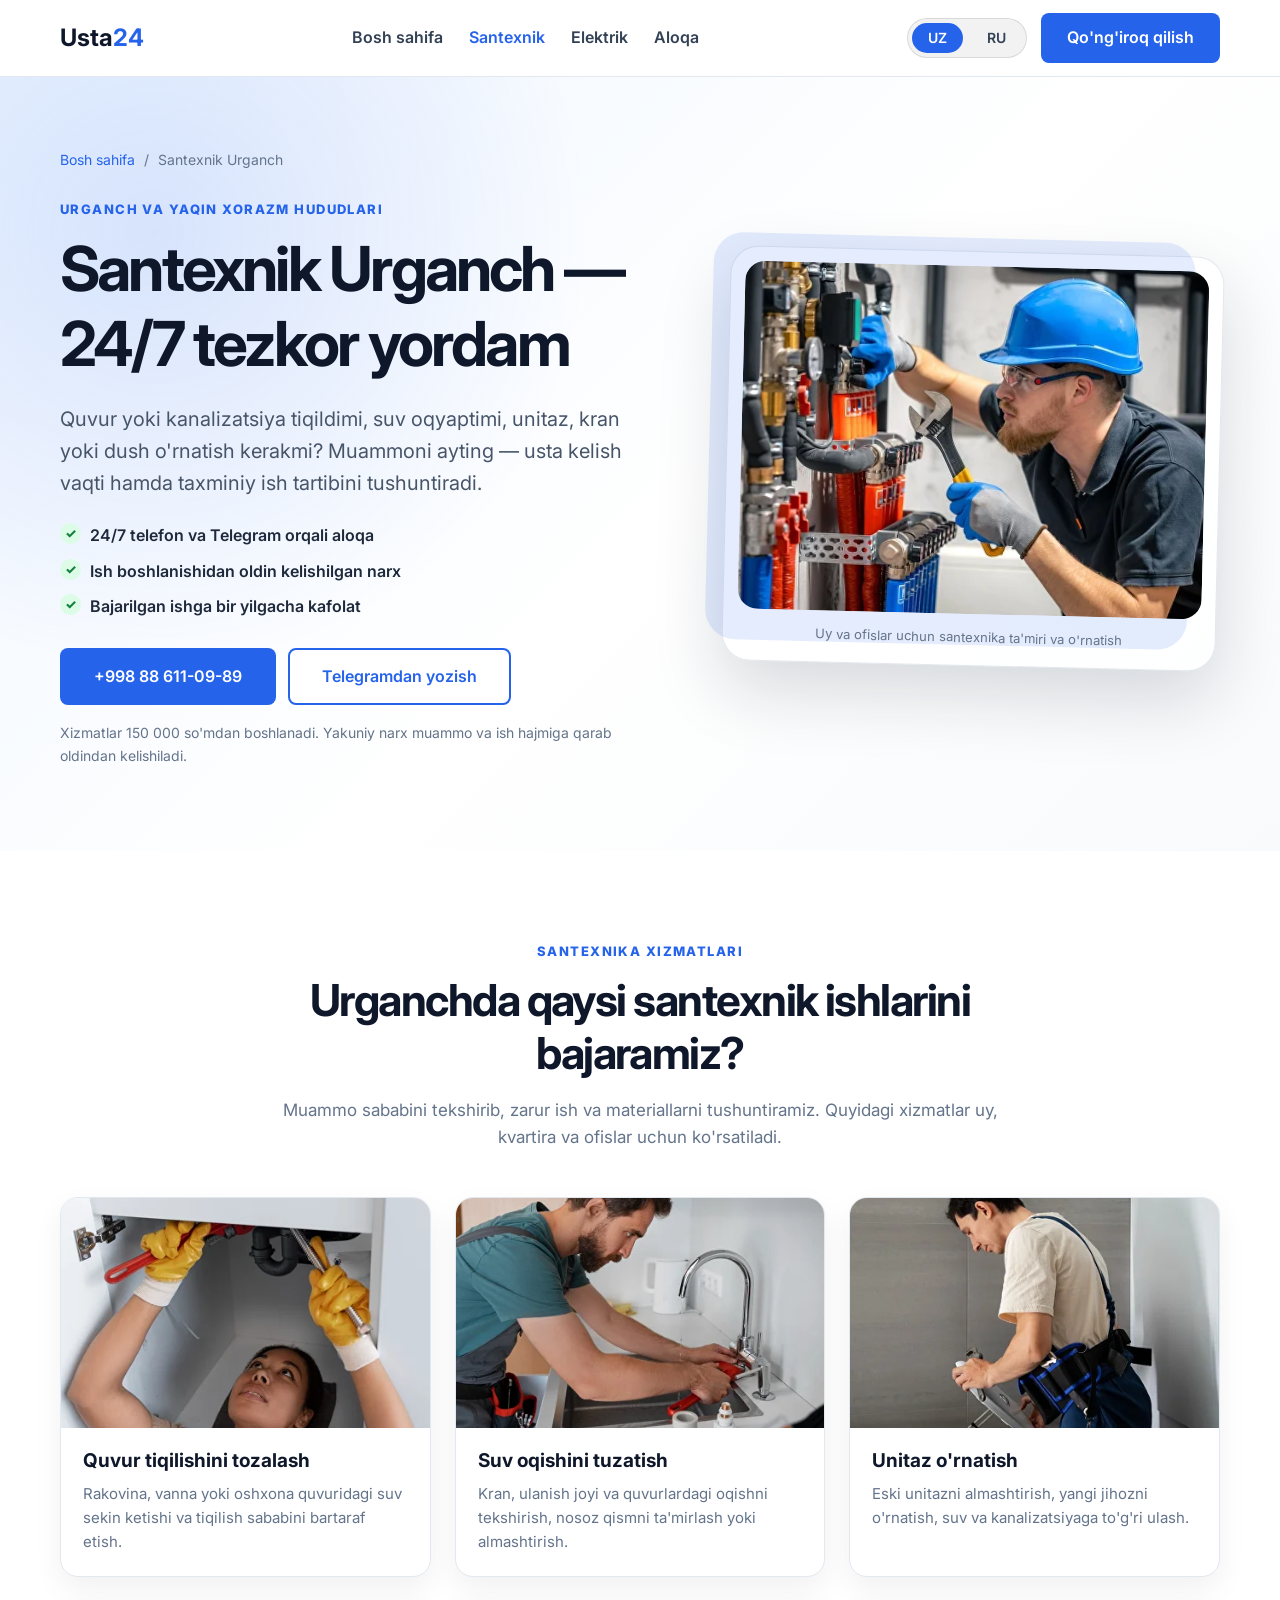
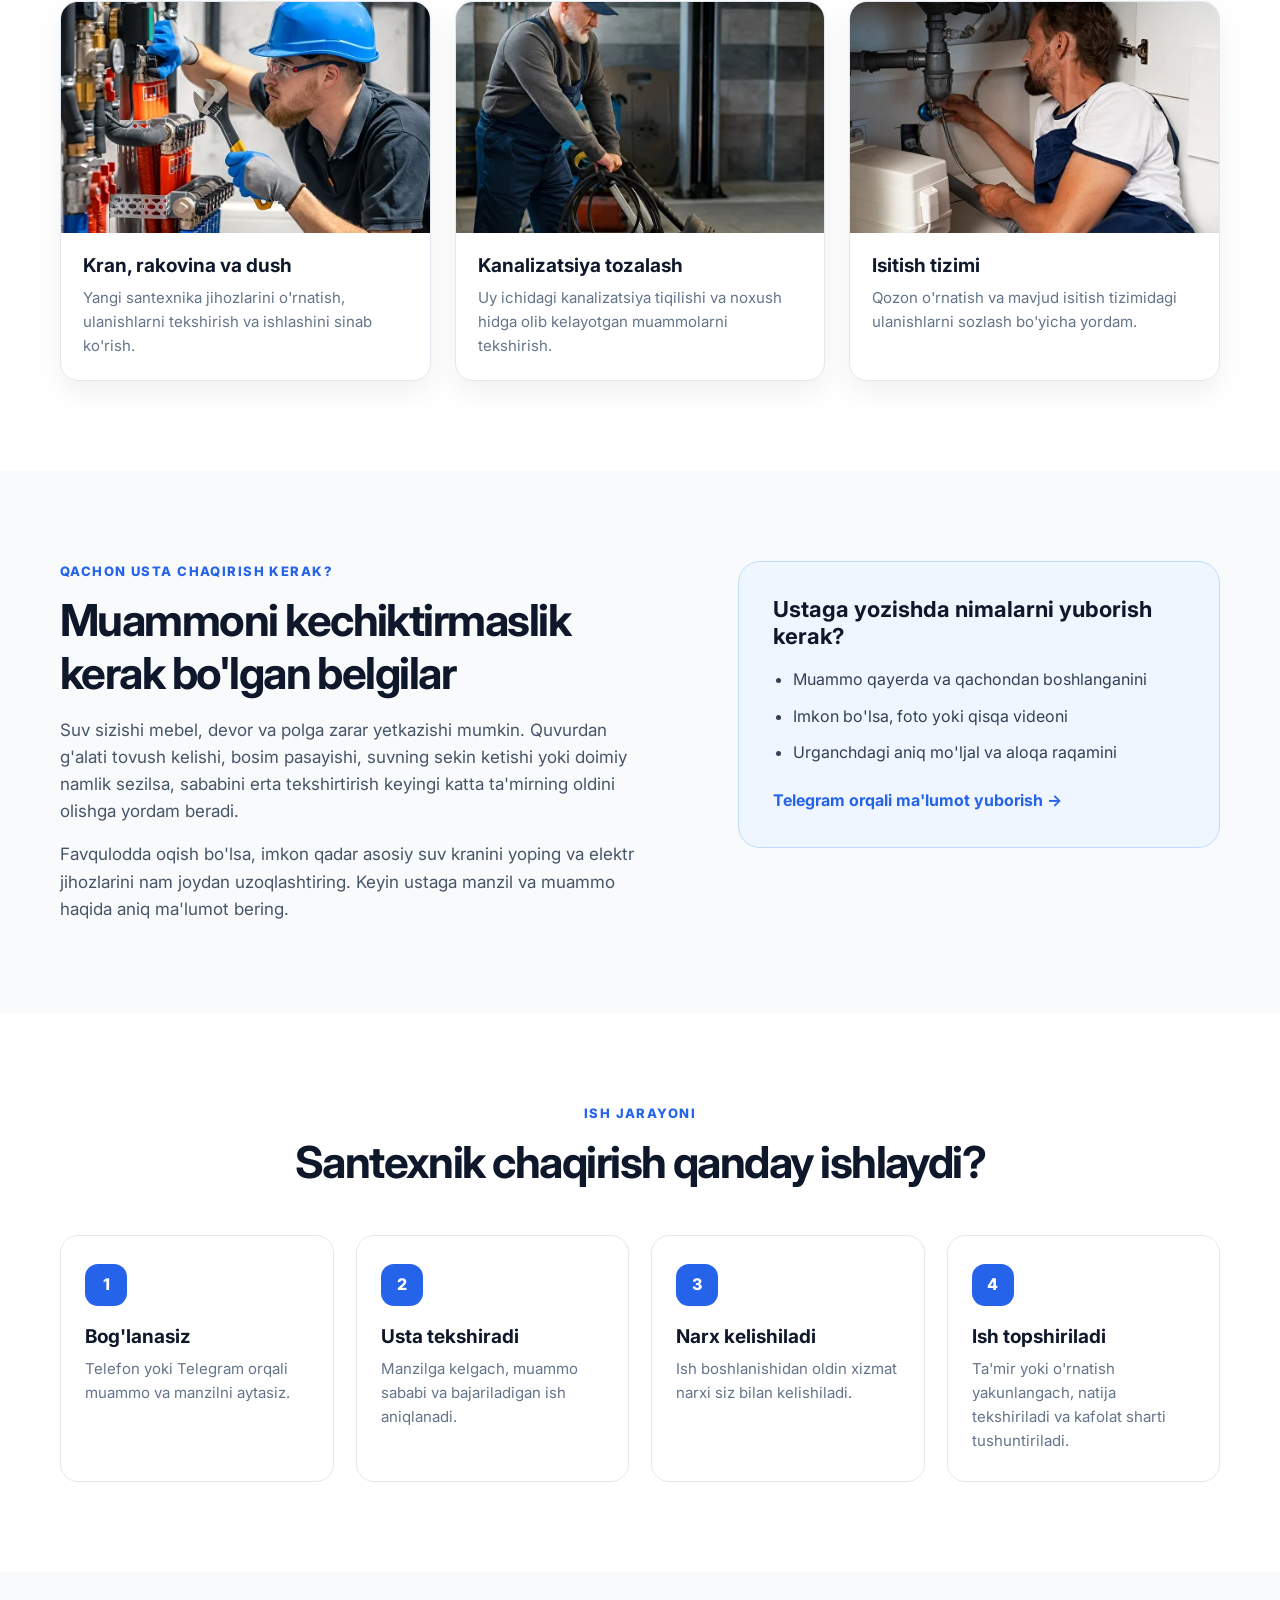
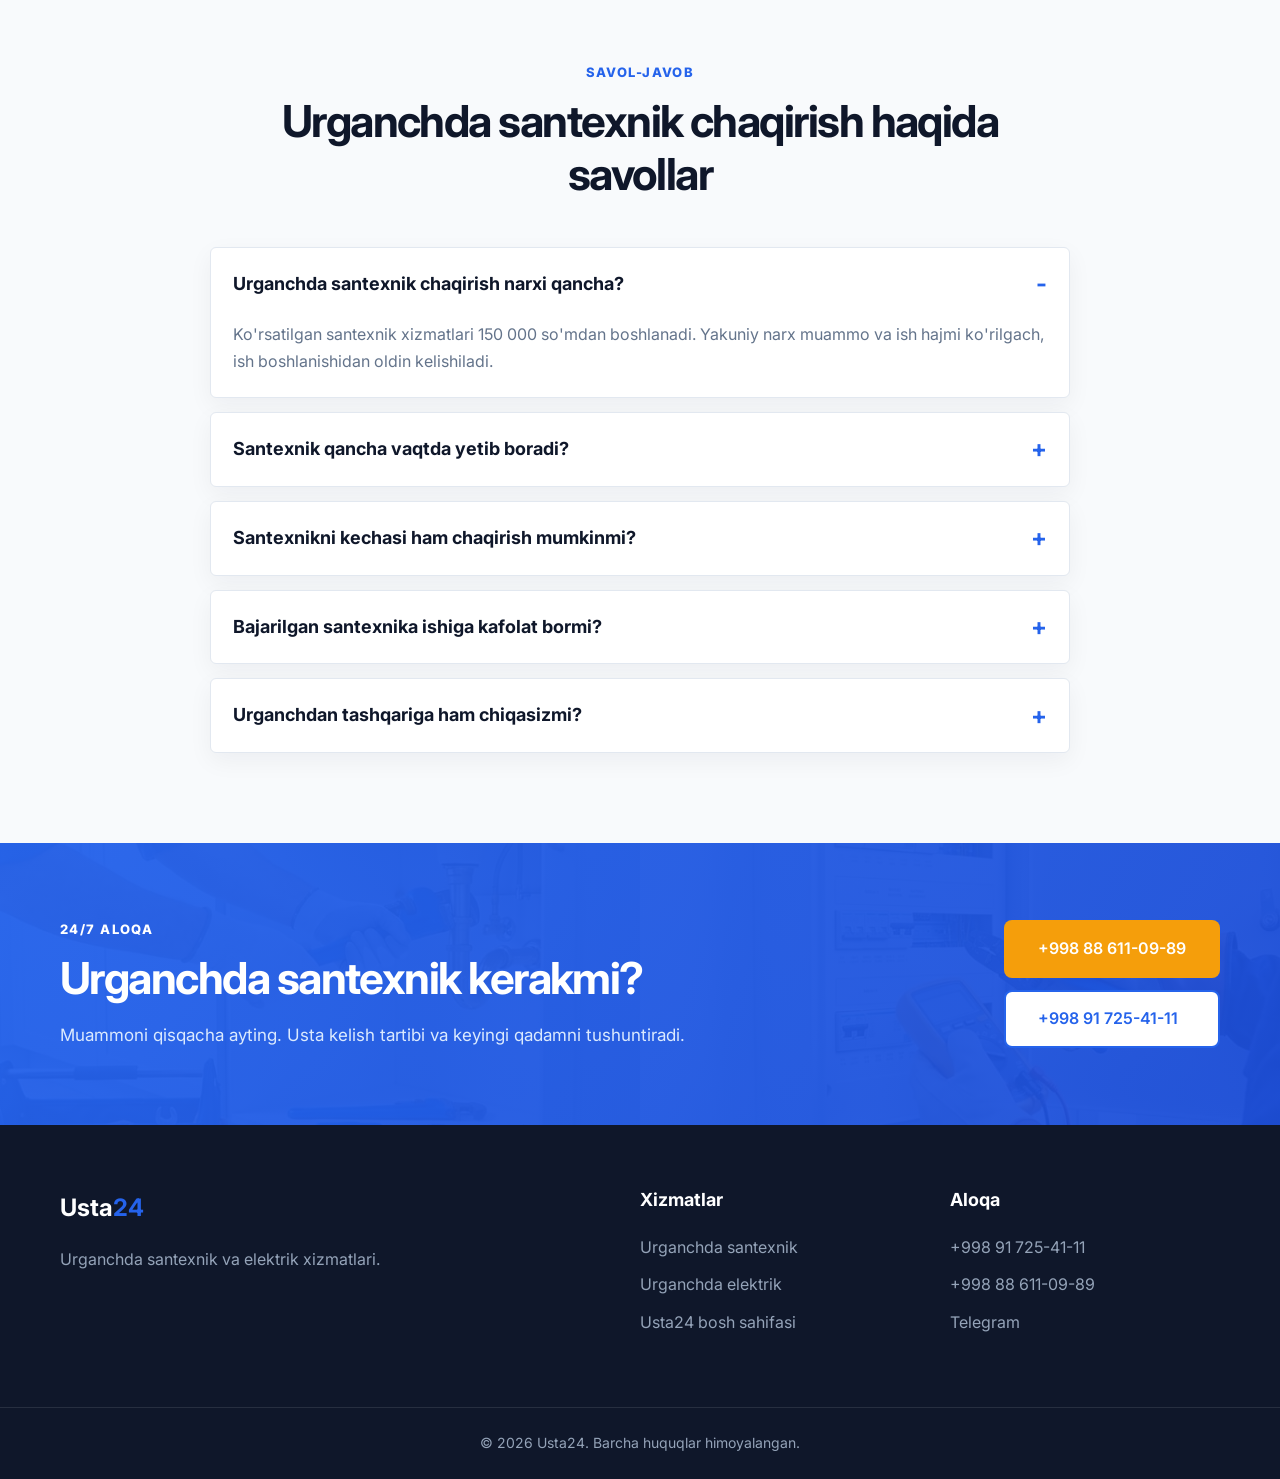
<file: santexnik-urganch/index.html>
<!DOCTYPE html>
<html lang="uz">

<head>
    <meta charset="UTF-8">
    <meta name="viewport" content="width=device-width, initial-scale=1.0">
    <title>Santexnik Urganch — 24/7 Usta Chaqirish | Usta24</title>
    <meta name="description" content="Urganchda santexnik chaqiring: quvur va kanalizatsiya tiqilishi, suv oqishi, unitaz, kran, dush va isitish tizimi. 24/7 aloqa, kelishilgan narx va kafolat.">
    <meta name="robots" content="index, follow, max-image-preview:large">
    <meta name="format-detection" content="telephone=yes">
    <meta name="theme-color" content="#2563eb">

    <link rel="canonical" href="https://usta24uz.netlify.app/santexnik-urganch/">
    <link rel="alternate" hreflang="uz" href="https://usta24uz.netlify.app/santexnik-urganch/">
    <link rel="alternate" hreflang="ru" href="https://usta24uz.netlify.app/ru/santehnik-urgench/">
    <link rel="alternate" hreflang="x-default" href="https://usta24uz.netlify.app/santexnik-urganch/">
    <link rel="icon" type="image/svg+xml" href="/images/favicon.svg">
    <link rel="preconnect" href="https://fonts.googleapis.com">
    <link rel="preconnect" href="https://fonts.gstatic.com" crossorigin>
    <link href="https://fonts.googleapis.com/css2?family=Inter:wght@400;500;600;700&display=swap" rel="stylesheet">
    <link rel="preload" as="image" href="/images/santex_2.webp" fetchpriority="high">
    <link rel="stylesheet" href="/style.css?v=20260720-4">

    <meta property="og:type" content="website">
    <meta property="og:locale" content="uz_UZ">
    <meta property="og:site_name" content="Usta24">
    <meta property="og:title" content="Santexnik Urganch — 24/7 Usta Chaqirish | Usta24">
    <meta property="og:description" content="Urganchda quvur, kanalizatsiya, suv oqishi va santexnika jihozlari bo'yicha 24/7 yordam.">
    <meta property="og:url" content="https://usta24uz.netlify.app/santexnik-urganch/">
    <meta property="og:image" content="https://usta24uz.netlify.app/images/og-cover-v2.jpg">
    <meta property="og:image:secure_url" content="https://usta24uz.netlify.app/images/og-cover-v2.jpg">
    <meta property="og:image:type" content="image/jpeg">
    <meta property="og:image:width" content="1200">
    <meta property="og:image:height" content="630">
    <meta property="og:image:alt" content="Usta24 — Urganchda santexnik xizmati">
    <meta name="twitter:card" content="summary_large_image">
    <meta name="twitter:title" content="Santexnik Urganch — Usta24">
    <meta name="twitter:description" content="Urganchda 24/7 santexnik chaqirish, oldindan kelishilgan narx va bajarilgan ishga kafolat.">
    <meta name="twitter:image" content="https://usta24uz.netlify.app/images/og-cover-v2.jpg">
    <meta name="twitter:image:alt" content="Usta24 — Urganchda santexnik xizmati">

    <script type="application/ld+json">
        {
            "@context": "https://schema.org",
            "@graph": [
                {
                    "@type": "WebPage",
                    "@id": "https://usta24uz.netlify.app/santexnik-urganch/#webpage",
                    "url": "https://usta24uz.netlify.app/santexnik-urganch/",
                    "name": "Santexnik Urganch — 24/7 usta chaqirish",
                    "description": "Urganchda quvur, kanalizatsiya, suv oqishi va santexnika jihozlari bo'yicha xizmatlar.",
                    "isPartOf": {"@id": "https://usta24uz.netlify.app/#website"},
                    "about": {"@id": "https://usta24uz.netlify.app/santexnik-urganch/#service"},
                    "inLanguage": "uz"
                },
                {
                    "@type": "BreadcrumbList",
                    "@id": "https://usta24uz.netlify.app/santexnik-urganch/#breadcrumb",
                    "itemListElement": [
                        {
                            "@type": "ListItem",
                            "position": 1,
                            "name": "Bosh sahifa",
                            "item": "https://usta24uz.netlify.app/"
                        },
                        {
                            "@type": "ListItem",
                            "position": 2,
                            "name": "Santexnik Urganch",
                            "item": "https://usta24uz.netlify.app/santexnik-urganch/"
                        }
                    ]
                },
                {
                    "@type": "Service",
                    "@id": "https://usta24uz.netlify.app/santexnik-urganch/#service",
                    "name": "Urganchda santexnik xizmati",
                    "serviceType": "Santexnika ta'miri va o'rnatish",
                    "url": "https://usta24uz.netlify.app/santexnik-urganch/",
                    "provider": {"@id": "https://usta24uz.netlify.app/#business"},
                    "areaServed": [
                        {"@type": "City", "name": "Urganch"},
                        {"@type": "AdministrativeArea", "name": "Xorazm viloyati"}
                    ],
                    "hasOfferCatalog": {
                        "@type": "OfferCatalog",
                        "name": "Santexnik xizmatlari",
                        "itemListElement": [
                            {"@type": "Offer", "itemOffered": {"@type": "Service", "name": "Quvur tiqilishini bartaraf qilish"}},
                            {"@type": "Offer", "itemOffered": {"@type": "Service", "name": "Suv oqishini aniqlash va tuzatish"}},
                            {"@type": "Offer", "itemOffered": {"@type": "Service", "name": "Unitaz, kran va dush o'rnatish"}},
                            {"@type": "Offer", "itemOffered": {"@type": "Service", "name": "Kanalizatsiya tozalash"}}
                        ]
                    }
                },
                {
                    "@type": "Plumber",
                    "@id": "https://usta24uz.netlify.app/#business",
                    "name": "Usta24",
                    "url": "https://usta24uz.netlify.app/",
                    "telephone": ["+998917254111", "+998886110989"],
                    "image": "https://usta24uz.netlify.app/images/og-cover-v2.jpg",
                    "priceRange": "150 000 UZS dan",
                    "address": {
                        "@type": "PostalAddress",
                        "addressLocality": "Urganch",
                        "addressRegion": "Xorazm viloyati",
                        "addressCountry": "UZ"
                    },
                    "openingHours": "Mo-Su 00:00-23:59"
                },
                {
                    "@type": "FAQPage",
                    "@id": "https://usta24uz.netlify.app/santexnik-urganch/#faq-schema",
                    "mainEntity": [
                        {
                            "@type": "Question",
                            "name": "Urganchda santexnik chaqirish narxi qancha?",
                            "acceptedAnswer": {"@type": "Answer", "text": "Ko'rsatilgan santexnik xizmatlari 150 000 so'mdan boshlanadi. Yakuniy narx muammo va ish hajmi ko'rilgach, ish boshlanishidan oldin kelishiladi."}
                        },
                        {
                            "@type": "Question",
                            "name": "Santexnik qancha vaqtda yetib boradi?",
                            "acceptedAnswer": {"@type": "Answer", "text": "Usta24 90 foiz holatda Urganchdagi manzilga 30 daqiqa ichida yetib borishga harakat qiladi. Aniq vaqt usta joylashuvi va manzilga bog'liq."}
                        },
                        {
                            "@type": "Question",
                            "name": "Santexnikni kechasi ham chaqirish mumkinmi?",
                            "acceptedAnswer": {"@type": "Answer", "text": "Ha, Usta24 bilan santexnik masalalari bo'yicha 24/7 bog'lanish mumkin."}
                        },
                        {
                            "@type": "Question",
                            "name": "Bajarilgan santexnika ishiga kafolat bormi?",
                            "acceptedAnswer": {"@type": "Answer", "text": "Ha, bajarilgan ishga bir yilgacha kafolat beriladi. Kafolat shartlari bajarilgan ish turiga qarab tushuntiriladi."}
                        }
                    ]
                }
            ]
        }
    </script>
</head>

<body class="seo-detail-page">
    <header class="detail-header">
        <div class="container detail-navbar">
            <a href="/" class="logo" aria-label="Usta24 bosh sahifa">Usta<span>24</span></a>
            <nav class="detail-nav" aria-label="Asosiy navigatsiya">
                <a href="/">Bosh sahifa</a>
                <a href="/santexnik-urganch/" aria-current="page">Santexnik</a>
                <a href="/elektrik-urganch/">Elektrik</a>
                <a href="#aloqa">Aloqa</a>
            </nav>
            <div class="detail-header-actions">
                <div class="lang-switcher">
                    <a class="lang-btn active" href="/santexnik-urganch/" lang="uz" hreflang="uz" aria-current="page">UZ</a>
                    <a class="lang-btn" href="/ru/santehnik-urgench/" lang="ru" hreflang="ru">RU</a>
                </div>
                <a href="tel:+998886110989" class="btn btn-primary detail-header-cta">Qo'ng'iroq qilish</a>
            </div>
        </div>
    </header>

    <main>
        <section class="service-landing-hero">
            <div class="container service-hero-grid">
                <div class="service-hero-copy">
                    <nav class="breadcrumbs" aria-label="Sahifa yo'li">
                        <a href="/">Bosh sahifa</a><span aria-hidden="true">/</span><span>Santexnik Urganch</span>
                    </nav>
                    <p class="service-eyebrow">Urganch va yaqin Xorazm hududlari</p>
                    <h1>Santexnik Urganch — 24/7 tezkor yordam</h1>
                    <p class="service-hero-lead">Quvur yoki kanalizatsiya tiqildimi, suv oqyaptimi, unitaz, kran yoki dush o'rnatish kerakmi? Muammoni ayting — usta kelish vaqti hamda taxminiy ish tartibini tushuntiradi.</p>
                    <ul class="service-proof-list">
                        <li>24/7 telefon va Telegram orqali aloqa</li>
                        <li>Ish boshlanishidan oldin kelishilgan narx</li>
                        <li>Bajarilgan ishga bir yilgacha kafolat</li>
                    </ul>
                    <div class="service-hero-actions">
                        <a href="tel:+998886110989" class="btn btn-primary btn-large">+998 88 611-09-89</a>
                        <a href="https://t.me/shoxrux_atayev" target="_blank" rel="noopener" class="btn btn-outline btn-large">Telegramdan yozish</a>
                    </div>
                    <p class="service-note">Xizmatlar 150 000 so'mdan boshlanadi. Yakuniy narx muammo va ish hajmiga qarab oldindan kelishiladi.</p>
                </div>
                <figure class="service-hero-visual">
                    <img src="/images/santex_2.webp" width="432" height="360" fetchpriority="high" decoding="async" alt="Urganchda santexnika jihozini o'rnatayotgan usta">
                    <figcaption>Uy va ofislar uchun santexnika ta'miri va o'rnatish</figcaption>
                </figure>
            </div>
        </section>

        <section class="detail-section" id="xizmatlar">
            <div class="container">
                <div class="detail-section-heading">
                    <p class="service-eyebrow">Santexnika xizmatlari</p>
                    <h2>Urganchda qaysi santexnik ishlarini bajaramiz?</h2>
                    <p>Muammo sababini tekshirib, zarur ish va materiallarni tushuntiramiz. Quyidagi xizmatlar uy, kvartira va ofislar uchun ko'rsatiladi.</p>
                </div>
                <div class="detail-service-grid">
                    <article class="detail-service-card">
                        <img src="/images/santex_1.webp" width="432" height="360" loading="lazy" decoding="async" alt="Quvur tiqilishini tozalash xizmati">
                        <div><h3>Quvur tiqilishini tozalash</h3><p>Rakovina, vanna yoki oshxona quvuridagi suv sekin ketishi va tiqilish sababini bartaraf etish.</p></div>
                    </article>
                    <article class="detail-service-card">
                        <img src="/images/santex_3.webp" width="432" height="360" loading="lazy" decoding="async" alt="Suv oqishini aniqlash va tuzatish">
                        <div><h3>Suv oqishini tuzatish</h3><p>Kran, ulanish joyi va quvurlardagi oqishni tekshirish, nosoz qismni ta'mirlash yoki almashtirish.</p></div>
                    </article>
                    <article class="detail-service-card">
                        <img src="/images/santex_4.webp" width="432" height="360" loading="lazy" decoding="async" alt="Unitaz o'rnatish xizmati">
                        <div><h3>Unitaz o'rnatish</h3><p>Eski unitazni almashtirish, yangi jihozni o'rnatish, suv va kanalizatsiyaga to'g'ri ulash.</p></div>
                    </article>
                    <article class="detail-service-card">
                        <img src="/images/santex_2.webp" width="432" height="360" loading="lazy" decoding="async" alt="Kran, rakovina va dush o'rnatish">
                        <div><h3>Kran, rakovina va dush</h3><p>Yangi santexnika jihozlarini o'rnatish, ulanishlarni tekshirish va ishlashini sinab ko'rish.</p></div>
                    </article>
                    <article class="detail-service-card">
                        <img src="/images/santex_6.webp" width="432" height="360" loading="lazy" decoding="async" alt="Kanalizatsiya tozalash xizmati">
                        <div><h3>Kanalizatsiya tozalash</h3><p>Uy ichidagi kanalizatsiya tiqilishi va noxush hidga olib kelayotgan muammolarni tekshirish.</p></div>
                    </article>
                    <article class="detail-service-card">
                        <img src="/images/santex_5.webp" width="432" height="360" loading="lazy" decoding="async" alt="Isitish tizimi va qozon o'rnatish">
                        <div><h3>Isitish tizimi</h3><p>Qozon o'rnatish va mavjud isitish tizimidagi ulanishlarni sozlash bo'yicha yordam.</p></div>
                    </article>
                </div>
            </div>
        </section>

        <section class="detail-section detail-section-muted">
            <div class="container detail-two-column">
                <div>
                    <p class="service-eyebrow">Qachon usta chaqirish kerak?</p>
                    <h2>Muammoni kechiktirmaslik kerak bo'lgan belgilar</h2>
                    <p>Suv sizishi mebel, devor va polga zarar yetkazishi mumkin. Quvurdan g'alati tovush kelishi, bosim pasayishi, suvning sekin ketishi yoki doimiy namlik sezilsa, sababini erta tekshirtirish keyingi katta ta'mirning oldini olishga yordam beradi.</p>
                    <p>Favqulodda oqish bo'lsa, imkon qadar asosiy suv kranini yoping va elektr jihozlarini nam joydan uzoqlashtiring. Keyin ustaga manzil va muammo haqida aniq ma'lumot bering.</p>
                </div>
                <aside class="detail-callout">
                    <h3>Ustaga yozishda nimalarni yuborish kerak?</h3>
                    <ul>
                        <li>Muammo qayerda va qachondan boshlanganini</li>
                        <li>Imkon bo'lsa, foto yoki qisqa videoni</li>
                        <li>Urganchdagi aniq mo'ljal va aloqa raqamini</li>
                    </ul>
                    <a href="https://t.me/shoxrux_atayev" target="_blank" rel="noopener" class="text-link">Telegram orqali ma'lumot yuborish →</a>
                </aside>
            </div>
        </section>

        <section class="detail-section">
            <div class="container">
                <div class="detail-section-heading">
                    <p class="service-eyebrow">Ish jarayoni</p>
                    <h2>Santexnik chaqirish qanday ishlaydi?</h2>
                </div>
                <ol class="process-grid">
                    <li><span>1</span><h3>Bog'lanasiz</h3><p>Telefon yoki Telegram orqali muammo va manzilni aytasiz.</p></li>
                    <li><span>2</span><h3>Usta tekshiradi</h3><p>Manzilga kelgach, muammo sababi va bajariladigan ish aniqlanadi.</p></li>
                    <li><span>3</span><h3>Narx kelishiladi</h3><p>Ish boshlanishidan oldin xizmat narxi siz bilan kelishiladi.</p></li>
                    <li><span>4</span><h3>Ish topshiriladi</h3><p>Ta'mir yoki o'rnatish yakunlangach, natija tekshiriladi va kafolat sharti tushuntiriladi.</p></li>
                </ol>
            </div>
        </section>

        <section class="detail-section detail-section-muted" id="faq">
            <div class="container detail-narrow">
                <div class="detail-section-heading">
                    <p class="service-eyebrow">Savol-javob</p>
                    <h2>Urganchda santexnik chaqirish haqida savollar</h2>
                </div>
                <div class="faq-list">
                    <details class="faq-item" open>
                        <summary>Urganchda santexnik chaqirish narxi qancha?</summary>
                        <p>Ko'rsatilgan santexnik xizmatlari 150 000 so'mdan boshlanadi. Yakuniy narx muammo va ish hajmi ko'rilgach, ish boshlanishidan oldin kelishiladi.</p>
                    </details>
                    <details class="faq-item">
                        <summary>Santexnik qancha vaqtda yetib boradi?</summary>
                        <p>Usta24 90 foiz holatda Urganchdagi manzilga 30 daqiqa ichida yetib borishga harakat qiladi. Aniq vaqt usta joylashuvi va manzilga bog'liq.</p>
                    </details>
                    <details class="faq-item">
                        <summary>Santexnikni kechasi ham chaqirish mumkinmi?</summary>
                        <p>Ha, Usta24 bilan santexnik masalalari bo'yicha 24/7 bog'lanish mumkin.</p>
                    </details>
                    <details class="faq-item">
                        <summary>Bajarilgan santexnika ishiga kafolat bormi?</summary>
                        <p>Ha, bajarilgan ishga bir yilgacha kafolat beriladi. Kafolat shartlari bajarilgan ish turiga qarab tushuntiriladi.</p>
                    </details>
                    <details class="faq-item">
                        <summary>Urganchdan tashqariga ham chiqasizmi?</summary>
                        <p>Asosiy xizmat hududi Urganch shahri. Yaqin Xorazm hududlariga chiqish imkonini telefon orqali manzilni aytib aniqlashtirish mumkin.</p>
                    </details>
                </div>
            </div>
        </section>

        <section class="detail-cta" id="aloqa">
            <div class="container detail-cta-inner">
                <div>
                    <p class="service-eyebrow">24/7 aloqa</p>
                    <h2>Urganchda santexnik kerakmi?</h2>
                    <p>Muammoni qisqacha ayting. Usta kelish tartibi va keyingi qadamni tushuntiradi.</p>
                </div>
                <div class="detail-cta-actions">
                    <a href="tel:+998886110989" class="btn btn-primary btn-large">+998 88 611-09-89</a>
                    <a href="tel:+998917254111" class="btn btn-outline btn-large">+998 91 725-41-11</a>
                </div>
            </div>
        </section>
    </main>

    <footer class="footer detail-footer">
        <div class="container footer-container">
            <div class="footer-col">
                <a href="/" class="logo">Usta<span>24</span></a>
                <p>Urganchda santexnik va elektrik xizmatlari.</p>
            </div>
            <div class="footer-col">
                <h3>Xizmatlar</h3>
                <ul>
                    <li><a href="/santexnik-urganch/">Urganchda santexnik</a></li>
                    <li><a href="/elektrik-urganch/">Urganchda elektrik</a></li>
                    <li><a href="/">Usta24 bosh sahifasi</a></li>
                </ul>
            </div>
            <div class="footer-col">
                <h3>Aloqa</h3>
                <ul>
                    <li><a href="tel:+998917254111">+998 91 725-41-11</a></li>
                    <li><a href="tel:+998886110989">+998 88 611-09-89</a></li>
                    <li><a href="https://t.me/shoxrux_atayev" target="_blank" rel="noopener">Telegram</a></li>
                </ul>
            </div>
        </div>
        <div class="footer-bottom"><p>&copy; 2026 Usta24. Barcha huquqlar himoyalangan.</p></div>
    </footer>
</body>

</html>
</file>
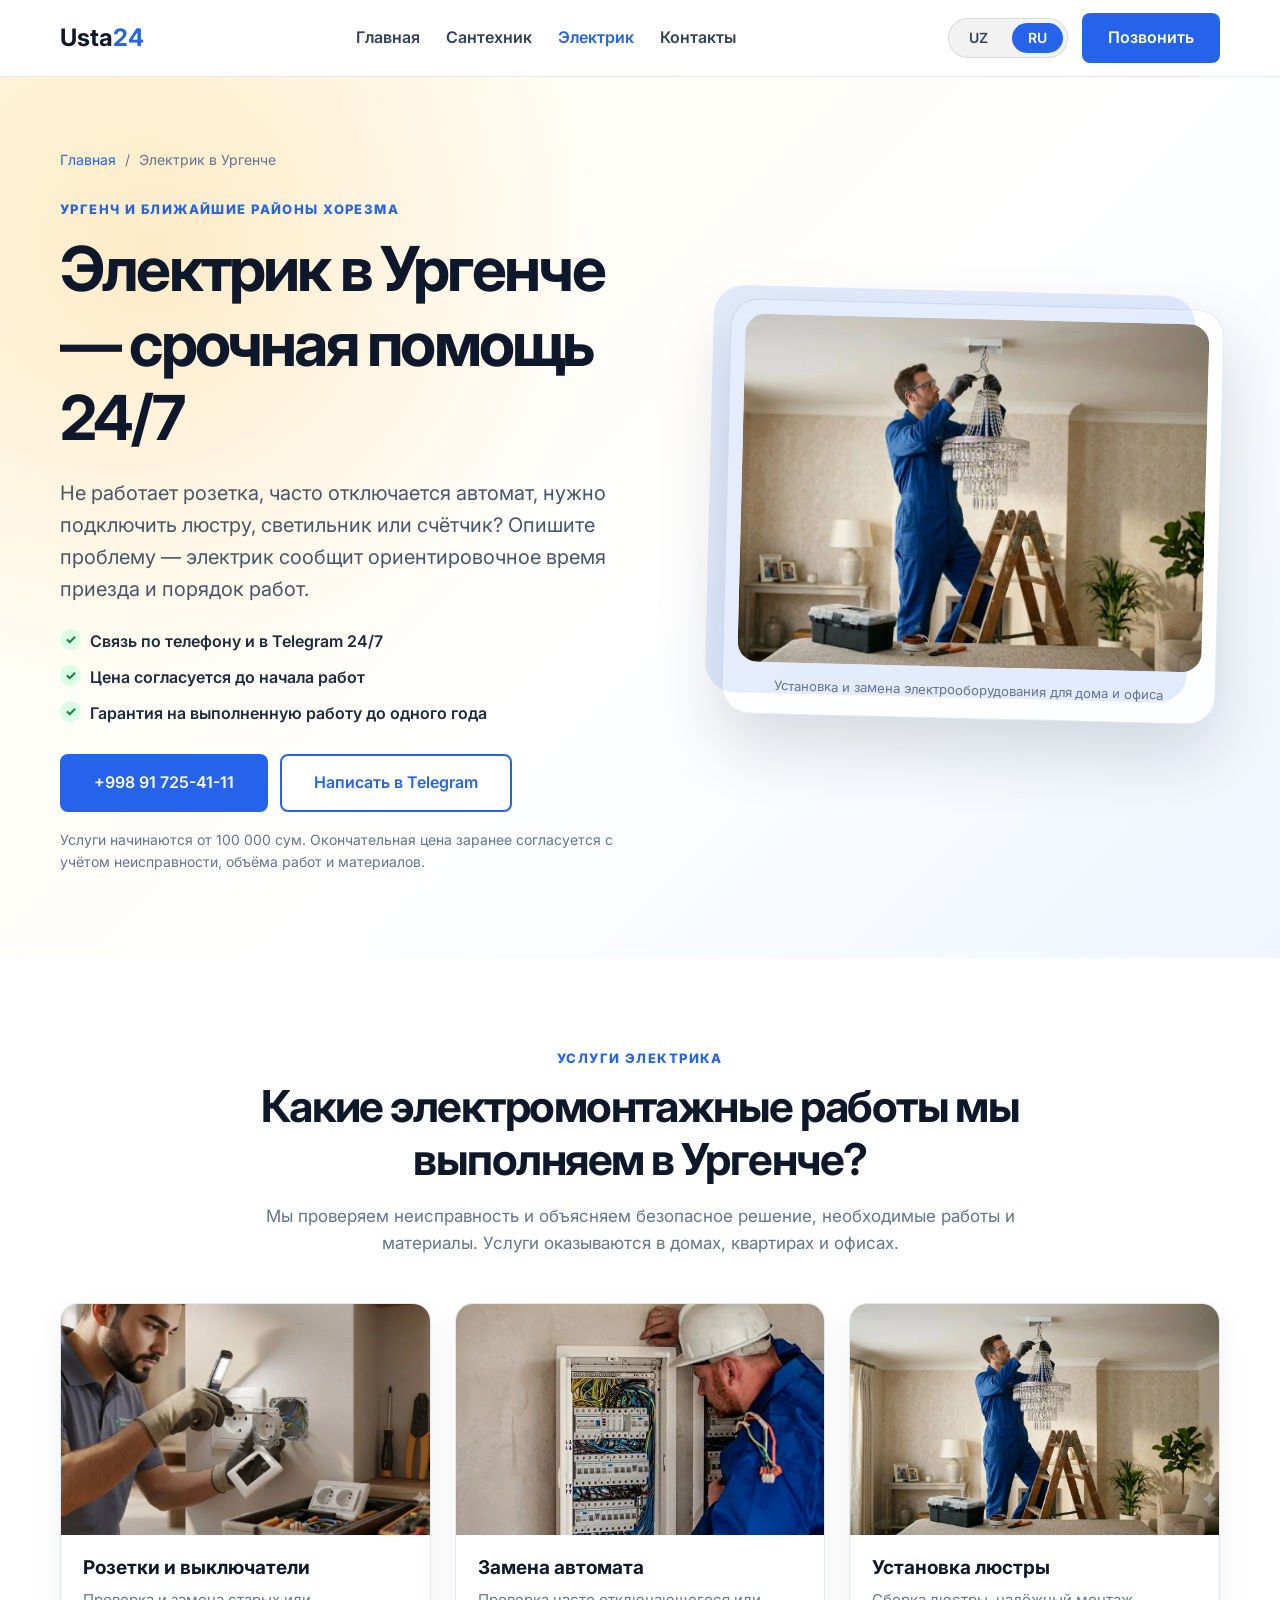
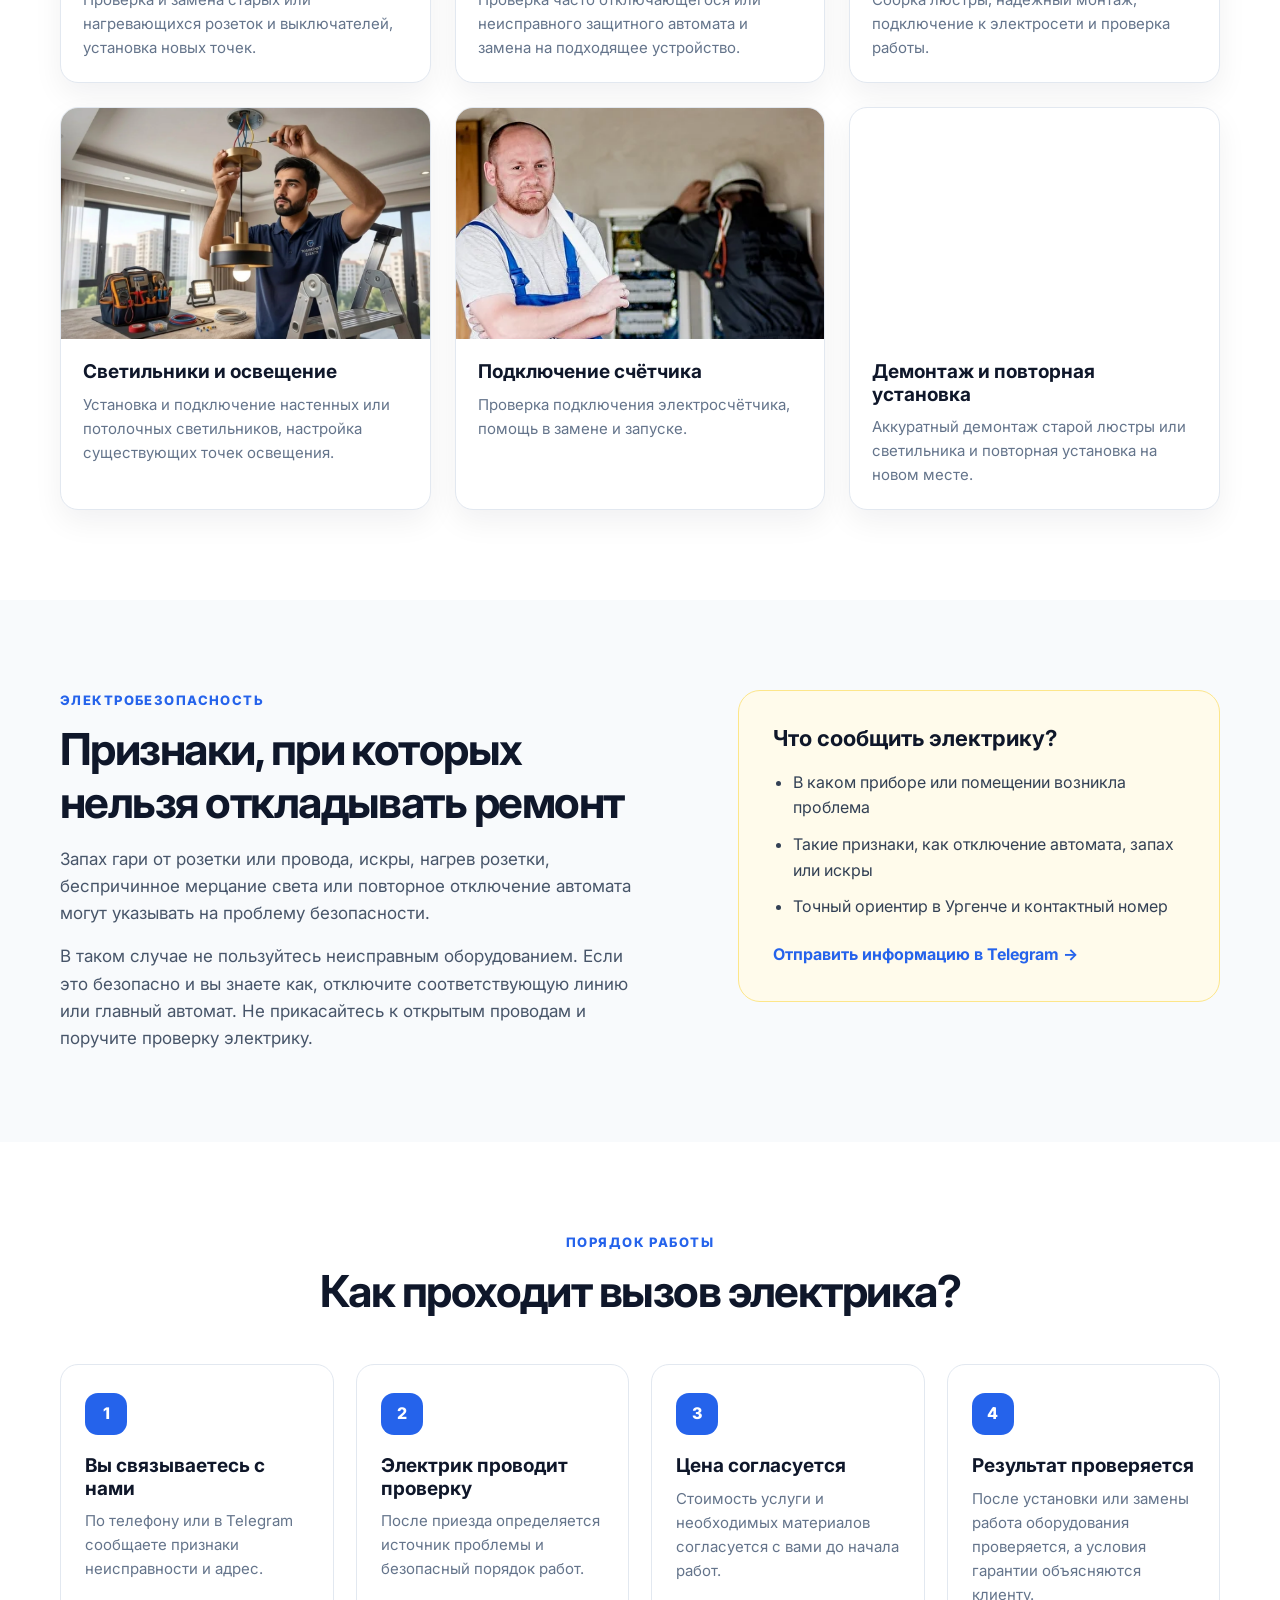
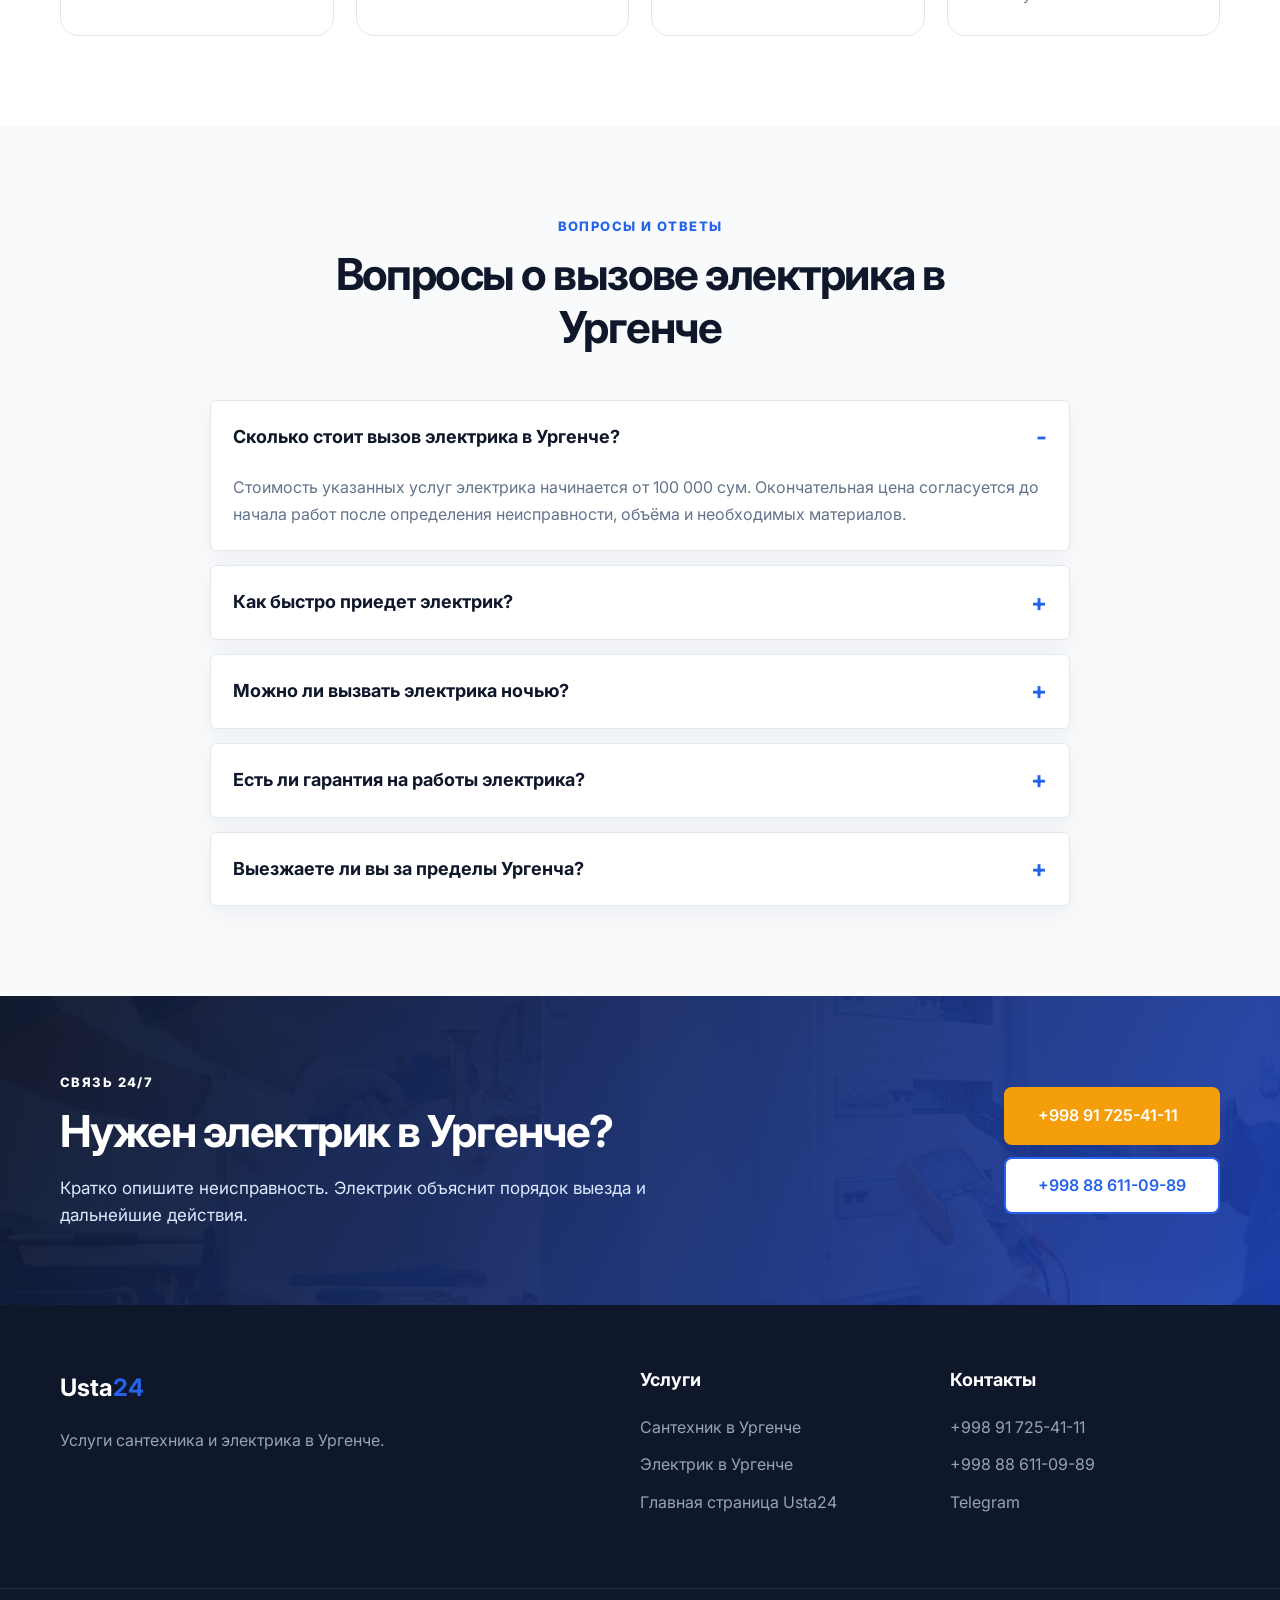
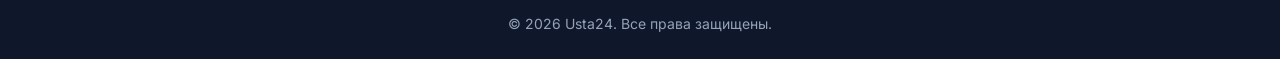
<file: ru/elektrik-urgench/index.html>
<!DOCTYPE html>
<html lang="ru">

<head>
    <meta charset="UTF-8">
    <meta name="viewport" content="width=device-width, initial-scale=1.0">
    <title>Электрик в Ургенче — вызов мастера 24/7 | Usta24</title>
    <meta name="description" content="Вызов электрика в Ургенче: установка и замена розеток, автоматов, счётчиков, люстр и освещения. Связь 24/7, согласованная цена и гарантия.">
    <meta name="robots" content="index, follow, max-image-preview:large">
    <meta name="format-detection" content="telephone=yes">
    <meta name="theme-color" content="#2563eb">

    <link rel="canonical" href="https://usta24uz.netlify.app/ru/elektrik-urgench/">
    <link rel="alternate" hreflang="uz" href="https://usta24uz.netlify.app/elektrik-urganch/">
    <link rel="alternate" hreflang="ru" href="https://usta24uz.netlify.app/ru/elektrik-urgench/">
    <link rel="alternate" hreflang="x-default" href="https://usta24uz.netlify.app/elektrik-urganch/">
    <link rel="icon" type="image/svg+xml" href="/images/favicon.svg">
    <link rel="preconnect" href="https://fonts.googleapis.com">
    <link rel="preconnect" href="https://fonts.gstatic.com" crossorigin>
    <link href="https://fonts.googleapis.com/css2?family=Inter:wght@400;500;600;700&display=swap" rel="stylesheet">
    <link rel="preload" as="image" href="/images/elector_2.webp" fetchpriority="high">
    <link rel="stylesheet" href="/style.css?v=20260720-4">

    <meta property="og:type" content="website">
    <meta property="og:locale" content="ru_RU">
    <meta property="og:locale:alternate" content="uz_UZ">
    <meta property="og:site_name" content="Usta24">
    <meta property="og:title" content="Электрик в Ургенче — вызов мастера 24/7 | Usta24">
    <meta property="og:description" content="Круглосуточная помощь электрика в Ургенче с розетками, автоматами, счётчиками, люстрами и освещением.">
    <meta property="og:url" content="https://usta24uz.netlify.app/ru/elektrik-urgench/">
    <meta property="og:image" content="https://usta24uz.netlify.app/images/og-cover-v2.jpg">
    <meta property="og:image:secure_url" content="https://usta24uz.netlify.app/images/og-cover-v2.jpg">
    <meta property="og:image:type" content="image/jpeg">
    <meta property="og:image:width" content="1200">
    <meta property="og:image:height" content="630">
    <meta property="og:image:alt" content="Usta24 — услуги электрика в Ургенче">
    <meta name="twitter:card" content="summary_large_image">
    <meta name="twitter:title" content="Электрик в Ургенче — Usta24">
    <meta name="twitter:description" content="Вызов электрика в Ургенче 24/7, заранее согласованная цена и гарантия на выполненную работу.">
    <meta name="twitter:image" content="https://usta24uz.netlify.app/images/og-cover-v2.jpg">
    <meta name="twitter:image:alt" content="Usta24 — услуги электрика в Ургенче">

        <script type="application/ld+json">
{
        "@context": "https://schema.org",
        "@graph": [
                {
                        "@type": "WebPage",
                        "@id": "https://usta24uz.netlify.app/ru/elektrik-urgench/#webpage",
                        "url": "https://usta24uz.netlify.app/ru/elektrik-urgench/",
                        "name": "Электрик в Ургенче — вызов мастера 24/7",
                        "description": "Услуги электрика в Ургенче: розетки, автоматы, счётчики, люстры и системы освещения.",
                        "isPartOf": {
                                "@id": "https://usta24uz.netlify.app/#website"
                        },
                        "about": {
                                "@id": "https://usta24uz.netlify.app/ru/elektrik-urgench/#service"
                        },
                        "inLanguage": "ru"
                },
                {
                        "@type": "BreadcrumbList",
                        "@id": "https://usta24uz.netlify.app/ru/elektrik-urgench/#breadcrumb",
                        "itemListElement": [
                                {
                                        "@type": "ListItem",
                                        "position": 1,
                                        "name": "Главная",
                                        "item": "https://usta24uz.netlify.app/ru/"
                                },
                                {
                                        "@type": "ListItem",
                                        "position": 2,
                                        "name": "Электрик в Ургенче",
                                        "item": "https://usta24uz.netlify.app/ru/elektrik-urgench/"
                                }
                        ]
                },
                {
                        "@type": "Service",
                        "@id": "https://usta24uz.netlify.app/ru/elektrik-urgench/#service",
                        "name": "Услуги электрика в Ургенче",
                        "serviceType": "Установка и замена электрооборудования",
                        "url": "https://usta24uz.netlify.app/ru/elektrik-urgench/",
                        "provider": {
                                "@id": "https://usta24uz.netlify.app/#business"
                        },
                        "areaServed": [
                                {
                                        "@type": "City",
                                        "name": "Ургенч"
                                },
                                {
                                        "@type": "AdministrativeArea",
                                        "name": "Хорезмская область"
                                }
                        ],
                        "hasOfferCatalog": {
                                "@type": "OfferCatalog",
                                "name": "Услуги электрика",
                                "itemListElement": [
                                        {
                                                "@type": "Offer",
                                                "itemOffered": {
                                                        "@type": "Service",
                                                        "name": "Установка и замена розеток"
                                                }
                                        },
                                        {
                                                "@type": "Offer",
                                                "itemOffered": {
                                                        "@type": "Service",
                                                        "name": "Замена автомата"
                                                }
                                        },
                                        {
                                                "@type": "Offer",
                                                "itemOffered": {
                                                        "@type": "Service",
                                                        "name": "Установка люстр и светильников"
                                                }
                                        },
                                        {
                                                "@type": "Offer",
                                                "itemOffered": {
                                                        "@type": "Service",
                                                        "name": "Подключение и замена электросчётчика"
                                                }
                                        }
                                ]
                        }
                },
                {
                        "@type": "Electrician",
                        "@id": "https://usta24uz.netlify.app/#business",
                        "name": "Usta24",
                        "url": "https://usta24uz.netlify.app/",
                        "telephone": [
                                "+998917254111",
                                "+998886110989"
                        ],
                        "image": "https://usta24uz.netlify.app/images/og-cover-v2.jpg",
                        "priceRange": "100 000 UZS dan",
                        "address": {
                                "@type": "PostalAddress",
                                "addressLocality": "Ургенч",
                                "addressRegion": "Хорезмская область",
                                "addressCountry": "UZ"
                        },
                        "openingHours": "Mo-Su 00:00-23:59"
                },
                {
                        "@type": "FAQPage",
                        "@id": "https://usta24uz.netlify.app/ru/elektrik-urgench/#faq-schema",
                        "mainEntity": [
                                {
                                        "@type": "Question",
                                        "name": "Сколько стоит вызов электрика в Ургенче?",
                                        "acceptedAnswer": {
                                                "@type": "Answer",
                                                "text": "Стоимость указанных услуг электрика начинается от 100 000 сум. Окончательная цена согласуется до начала работ после определения неисправности, объёма и необходимых материалов."
                                        }
                                },
                                {
                                        "@type": "Question",
                                        "name": "Как быстро приедет электрик?",
                                        "acceptedAnswer": {
                                                "@type": "Answer",
                                                "text": "В 90 процентах случаев Usta24 старается прибыть по адресу в Ургенче в течение 30 минут. Точное время зависит от местоположения мастера и адреса."
                                        }
                                },
                                {
                                        "@type": "Question",
                                        "name": "Можно ли вызвать электрика ночью?",
                                        "acceptedAnswer": {
                                                "@type": "Answer",
                                                "text": "Да, по вопросам электрических неисправностей и установки с Usta24 можно связаться круглосуточно."
                                        }
                                },
                                {
                                        "@type": "Question",
                                        "name": "Есть ли гарантия на работы электрика?",
                                        "acceptedAnswer": {
                                                "@type": "Answer",
                                                "text": "Да, на выполненную работу предоставляется гарантия до одного года. Условия гарантии объясняются в зависимости от вида работ."
                                        }
                                }
                        ]
                }
        ]
}
    </script>
</head>

<body class="seo-detail-page">
    <header class="detail-header">
        <div class="container detail-navbar">
            <a href="/ru/" class="logo" aria-label="Главная страница Usta24">Usta<span>24</span></a>
            <nav class="detail-nav" aria-label="Основная навигация">
                <a href="/ru/">Главная</a>
                <a href="/ru/santehnik-urgench/">Сантехник</a>
                <a href="/ru/elektrik-urgench/" aria-current="page">Электрик</a>
                <a href="#aloqa">Контакты</a>
            </nav>
            <div class="detail-header-actions">
                <div class="lang-switcher">
                    <a class="lang-btn" href="/elektrik-urganch/" lang="uz" hreflang="uz">UZ</a>
                    <a class="lang-btn active" href="/ru/elektrik-urgench/" lang="ru" hreflang="ru" aria-current="page">RU</a>
                </div>
                <a href="tel:+998917254111" class="btn btn-primary detail-header-cta">Позвонить</a>
            </div>
        </div>
    </header>

    <main>
        <section class="service-landing-hero service-landing-hero-electric">
            <div class="container service-hero-grid">
                <div class="service-hero-copy">
                    <nav class="breadcrumbs" aria-label="Навигационная цепочка">
                        <a href="/ru/">Главная</a><span aria-hidden="true">/</span><span>Электрик в Ургенче</span>
                    </nav>
                    <p class="service-eyebrow">Ургенч и ближайшие районы Хорезма</p>
                    <h1>Электрик в Ургенче — срочная помощь 24/7</h1>
                    <p class="service-hero-lead">Не работает розетка, часто отключается автомат, нужно подключить люстру, светильник или счётчик? Опишите проблему — электрик сообщит ориентировочное время приезда и порядок работ.</p>
                    <ul class="service-proof-list">
                        <li>Связь по телефону и в Telegram 24/7</li>
                        <li>Цена согласуется до начала работ</li>
                        <li>Гарантия на выполненную работу до одного года</li>
                    </ul>
                    <div class="service-hero-actions">
                        <a href="tel:+998917254111" class="btn btn-primary btn-large">+998 91 725-41-11</a>
                        <a href="https://t.me/shoxrux_atayev" target="_blank" rel="noopener" class="btn btn-outline btn-large">Написать в Telegram</a>
                    </div>
                    <p class="service-note">Услуги начинаются от 100 000 сум. Окончательная цена заранее согласуется с учётом неисправности, объёма работ и материалов.</p>
                </div>
                <figure class="service-hero-visual">
                    <img src="/images/elector_2.webp" width="1280" height="698" fetchpriority="high" decoding="async" alt="Электрик устанавливает люстру в Ургенче">
                    <figcaption>Установка и замена электрооборудования для дома и офиса</figcaption>
                </figure>
            </div>
        </section>

        <section class="detail-section" id="xizmatlar">
            <div class="container">
                <div class="detail-section-heading">
                    <p class="service-eyebrow">Услуги электрика</p>
                    <h2>Какие электромонтажные работы мы выполняем в Ургенче?</h2>
                    <p>Мы проверяем неисправность и объясняем безопасное решение, необходимые работы и материалы. Услуги оказываются в домах, квартирах и офисах.</p>
                </div>
                <div class="detail-service-grid">
                    <article class="detail-service-card">
                        <img src="/images/elector_1.webp" width="1280" height="698" loading="lazy" decoding="async" alt="Установка и замена розеток">
                        <div><h3>Розетки и выключатели</h3><p>Проверка и замена старых или нагревающихся розеток и выключателей, установка новых точек.</p></div>
                    </article>
                    <article class="detail-service-card">
                        <img src="/images/elector_5.webp" width="432" height="360" loading="lazy" decoding="async" alt="Замена электрического автомата">
                        <div><h3>Замена автомата</h3><p>Проверка часто отключающегося или неисправного защитного автомата и замена на подходящее устройство.</p></div>
                    </article>
                    <article class="detail-service-card">
                        <img src="/images/elector_2.webp" width="1280" height="698" loading="lazy" decoding="async" alt="Установка и подключение люстры">
                        <div><h3>Установка люстры</h3><p>Сборка люстры, надёжный монтаж, подключение к электросети и проверка работы.</p></div>
                    </article>
                    <article class="detail-service-card">
                        <img src="/images/elector_4.webp" width="1280" height="698" loading="lazy" decoding="async" alt="Установка светильника и системы освещения">
                        <div><h3>Светильники и освещение</h3><p>Установка и подключение настенных или потолочных светильников, настройка существующих точек освещения.</p></div>
                    </article>
                    <article class="detail-service-card">
                        <img src="/images/elector_3.webp" width="432" height="360" loading="lazy" decoding="async" alt="Замена электросчётчика">
                        <div><h3>Подключение счётчика</h3><p>Проверка подключения электросчётчика, помощь в замене и запуске.</p></div>
                    </article>
                    <article class="detail-service-card">
                        <img src="/images/elector_6.webp" width="1280" height="698" loading="lazy" decoding="async" alt="Демонтаж люстры">
                        <div><h3>Демонтаж и повторная установка</h3><p>Аккуратный демонтаж старой люстры или светильника и повторная установка на новом месте.</p></div>
                    </article>
                </div>
            </div>
        </section>

        <section class="detail-section detail-section-muted">
            <div class="container detail-two-column">
                <div>
                    <p class="service-eyebrow">Электробезопасность</p>
                    <h2>Признаки, при которых нельзя откладывать ремонт</h2>
                    <p>Запах гари от розетки или провода, искры, нагрев розетки, беспричинное мерцание света или повторное отключение автомата могут указывать на проблему безопасности.</p>
                    <p>В таком случае не пользуйтесь неисправным оборудованием. Если это безопасно и вы знаете как, отключите соответствующую линию или главный автомат. Не прикасайтесь к открытым проводам и поручите проверку электрику.</p>
                </div>
                <aside class="detail-callout detail-callout-electric">
                    <h3>Что сообщить электрику?</h3>
                    <ul>
                        <li>В каком приборе или помещении возникла проблема</li>
                        <li>Такие признаки, как отключение автомата, запах или искры</li>
                        <li>Точный ориентир в Ургенче и контактный номер</li>
                    </ul>
                    <a href="https://t.me/shoxrux_atayev" target="_blank" rel="noopener" class="text-link">Отправить информацию в Telegram →</a>
                </aside>
            </div>
        </section>

        <section class="detail-section">
            <div class="container">
                <div class="detail-section-heading">
                    <p class="service-eyebrow">Порядок работы</p>
                    <h2>Как проходит вызов электрика?</h2>
                </div>
                <ol class="process-grid">
                    <li><span>1</span><h3>Вы связываетесь с нами</h3><p>По телефону или в Telegram сообщаете признаки неисправности и адрес.</p></li>
                    <li><span>2</span><h3>Электрик проводит проверку</h3><p>После приезда определяется источник проблемы и безопасный порядок работ.</p></li>
                    <li><span>3</span><h3>Цена согласуется</h3><p>Стоимость услуги и необходимых материалов согласуется с вами до начала работ.</p></li>
                    <li><span>4</span><h3>Результат проверяется</h3><p>После установки или замены работа оборудования проверяется, а условия гарантии объясняются клиенту.</p></li>
                </ol>
            </div>
        </section>

        <section class="detail-section detail-section-muted" id="faq">
            <div class="container detail-narrow">
                <div class="detail-section-heading">
                    <p class="service-eyebrow">Вопросы и ответы</p>
                    <h2>Вопросы о вызове электрика в Ургенче</h2>
                </div>
                <div class="faq-list">
                    <details class="faq-item" open>
                        <summary>Сколько стоит вызов электрика в Ургенче?</summary>
                        <p>Стоимость указанных услуг электрика начинается от 100 000 сум. Окончательная цена согласуется до начала работ после определения неисправности, объёма и необходимых материалов.</p>
                    </details>
                    <details class="faq-item">
                        <summary>Как быстро приедет электрик?</summary>
                        <p>В 90 процентах случаев Usta24 старается прибыть по адресу в Ургенче в течение 30 минут. Точное время зависит от местоположения мастера и адреса.</p>
                    </details>
                    <details class="faq-item">
                        <summary>Можно ли вызвать электрика ночью?</summary>
                        <p>Да, по вопросам электрических неисправностей и установки с Usta24 можно связаться круглосуточно.</p>
                    </details>
                    <details class="faq-item">
                        <summary>Есть ли гарантия на работы электрика?</summary>
                        <p>Да, на выполненную работу предоставляется гарантия до одного года. Условия гарантии объясняются в зависимости от вида работ.</p>
                    </details>
                    <details class="faq-item">
                        <summary>Выезжаете ли вы за пределы Ургенча?</summary>
                        <p>Основная зона обслуживания — город Ургенч. Возможность выезда в ближайшие районы Хорезма можно уточнить по телефону, сообщив адрес.</p>
                    </details>
                </div>
            </div>
        </section>

        <section class="detail-cta detail-cta-electric" id="aloqa">
            <div class="container detail-cta-inner">
                <div>
                    <p class="service-eyebrow">Связь 24/7</p>
                    <h2>Нужен электрик в Ургенче?</h2>
                    <p>Кратко опишите неисправность. Электрик объяснит порядок выезда и дальнейшие действия.</p>
                </div>
                <div class="detail-cta-actions">
                    <a href="tel:+998917254111" class="btn btn-primary btn-large">+998 91 725-41-11</a>
                    <a href="tel:+998886110989" class="btn btn-outline btn-large">+998 88 611-09-89</a>
                </div>
            </div>
        </section>
    </main>

    <footer class="footer detail-footer">
        <div class="container footer-container">
            <div class="footer-col">
                <a href="/ru/" class="logo">Usta<span>24</span></a>
                <p>Услуги сантехника и электрика в Ургенче.</p>
            </div>
            <div class="footer-col">
                <h3>Услуги</h3>
                <ul>
                    <li><a href="/ru/santehnik-urgench/">Сантехник в Ургенче</a></li>
                    <li><a href="/ru/elektrik-urgench/">Электрик в Ургенче</a></li>
                    <li><a href="/ru/">Главная страница Usta24</a></li>
                </ul>
            </div>
            <div class="footer-col">
                <h3>Контакты</h3>
                <ul>
                    <li><a href="tel:+998917254111">+998 91 725-41-11</a></li>
                    <li><a href="tel:+998886110989">+998 88 611-09-89</a></li>
                    <li><a href="https://t.me/shoxrux_atayev" target="_blank" rel="noopener">Telegram</a></li>
                </ul>
            </div>
        </div>
        <div class="footer-bottom"><p>&copy; 2026 Usta24. Все права защищены.</p></div>
    </footer>
</body>

</html>
</file>
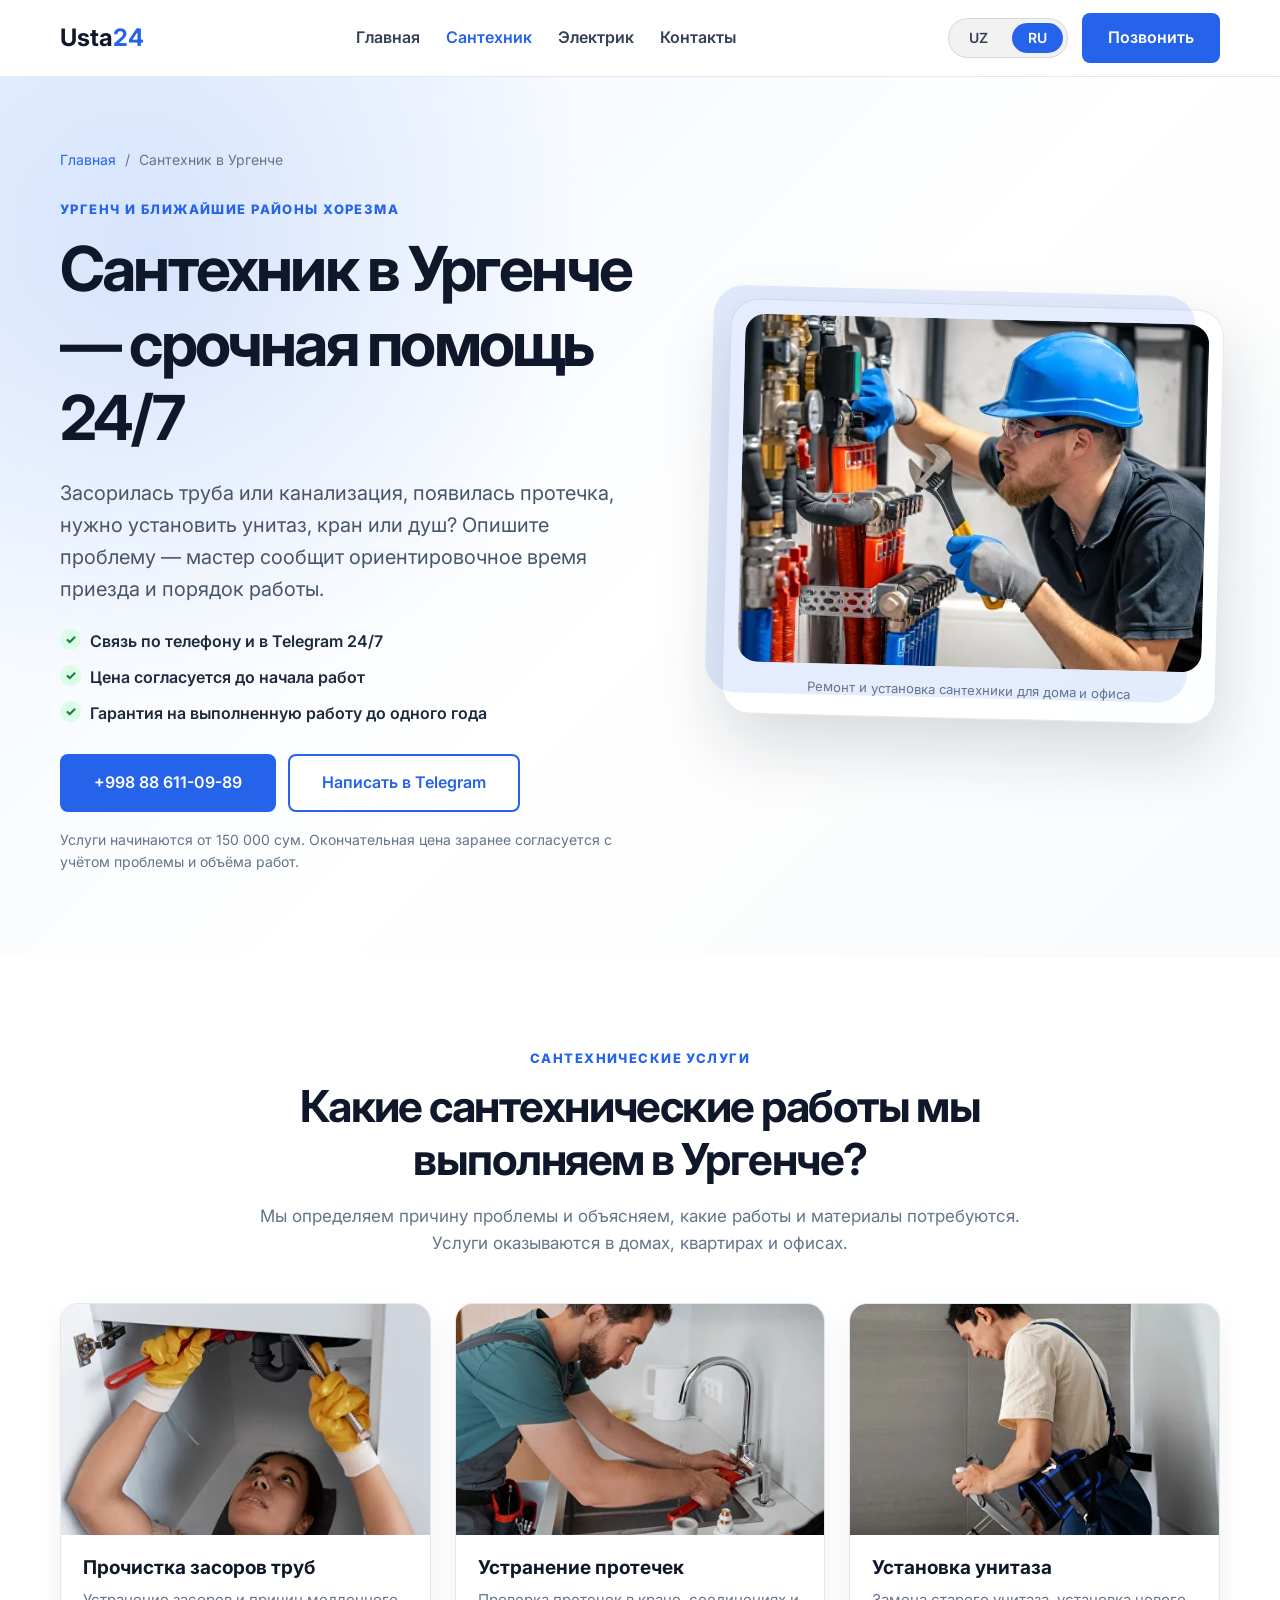
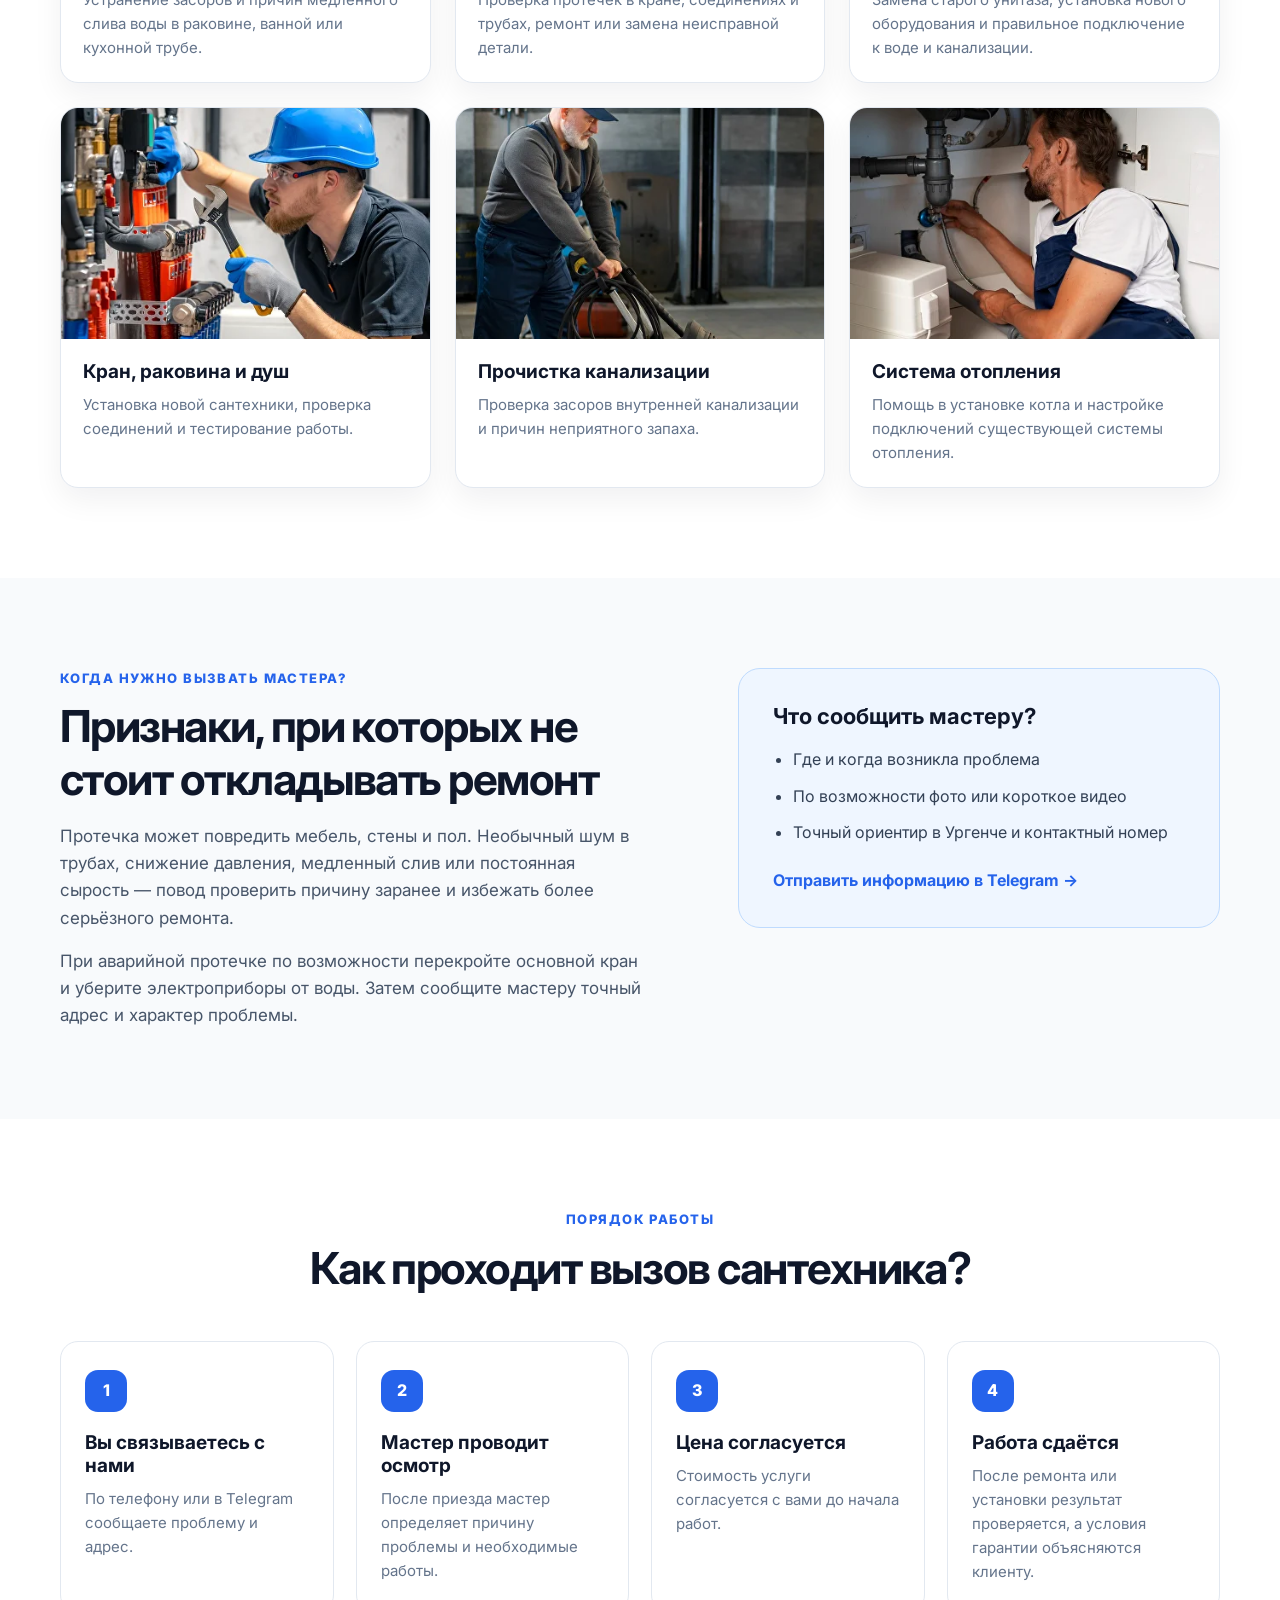
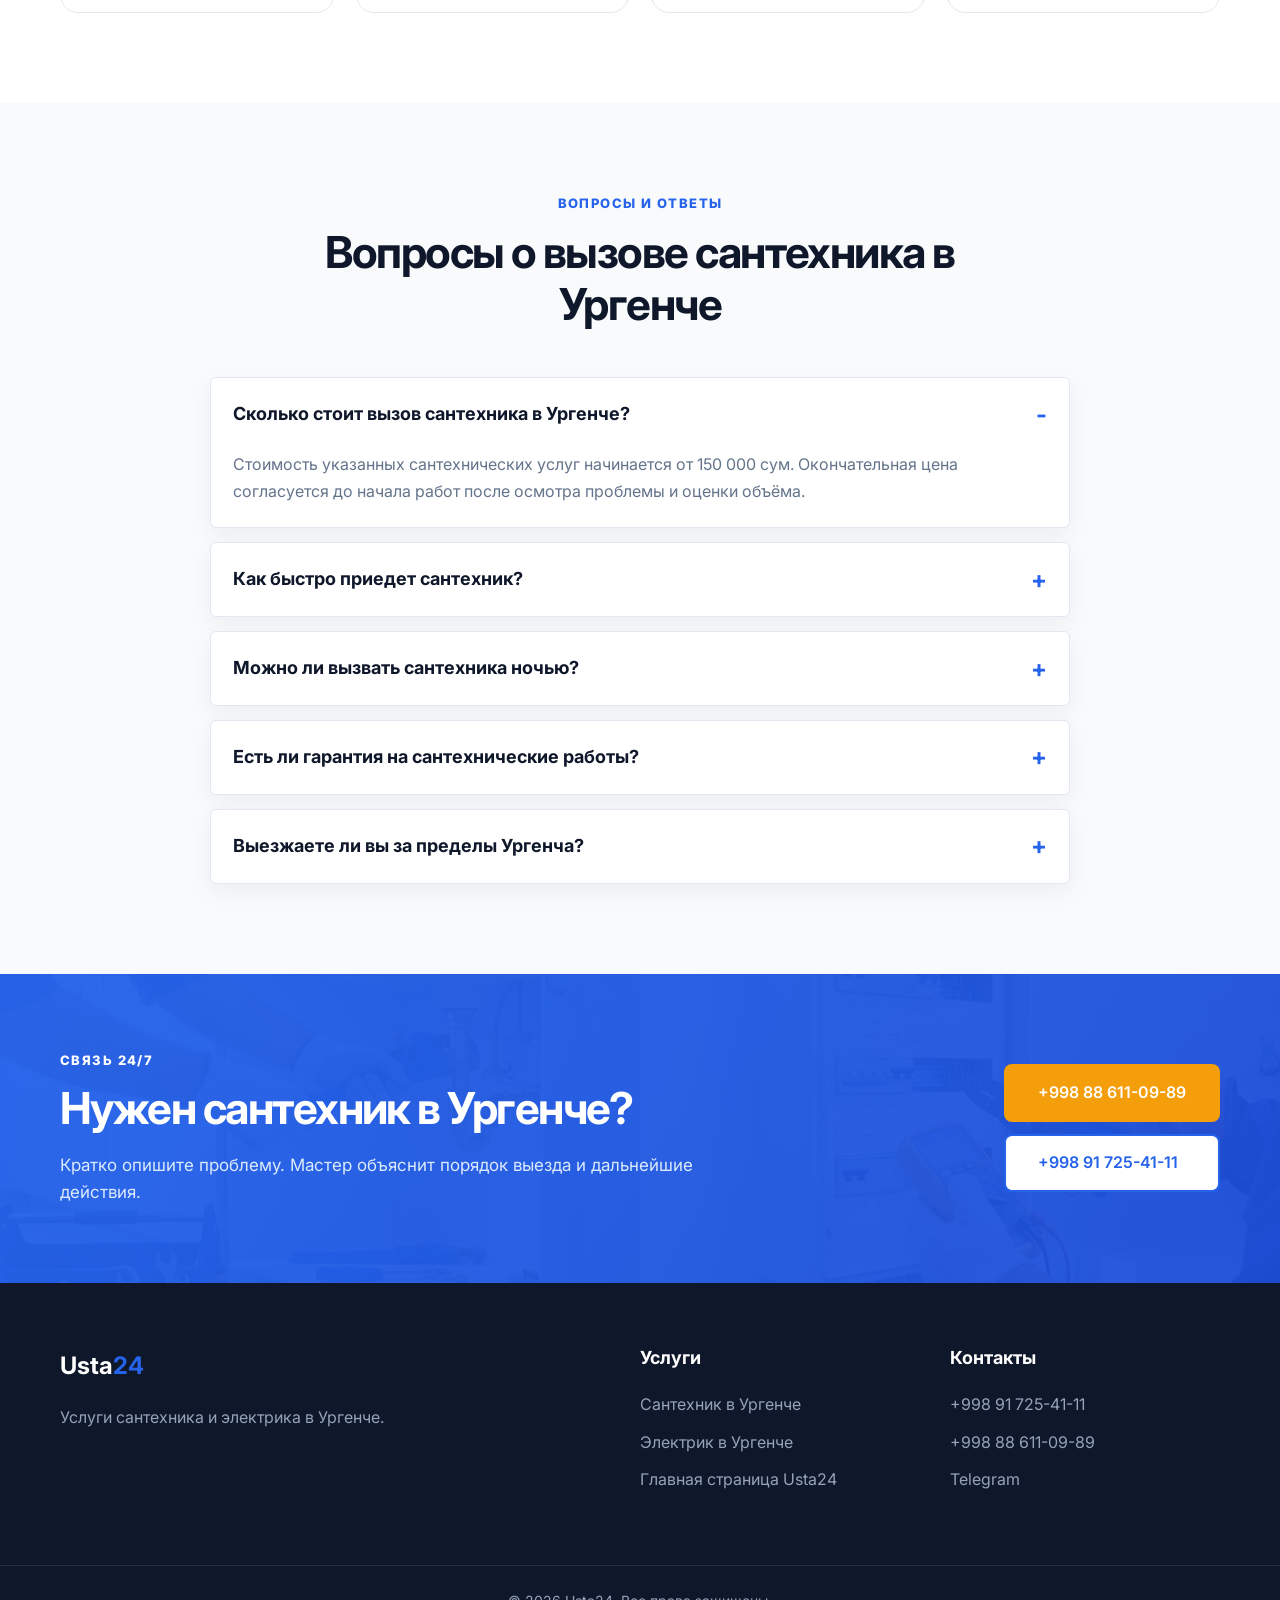
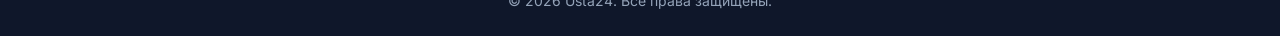
<file: ru/santehnik-urgench/index.html>
<!DOCTYPE html>
<html lang="ru">

<head>
    <meta charset="UTF-8">
    <meta name="viewport" content="width=device-width, initial-scale=1.0">
    <title>Сантехник в Ургенче — вызов мастера 24/7 | Usta24</title>
    <meta name="description" content="Вызов сантехника в Ургенче: засоры труб и канализации, протечки, установка унитаза, крана, душа и системы отопления. Связь 24/7, согласованная цена и гарантия.">
    <meta name="robots" content="index, follow, max-image-preview:large">
    <meta name="format-detection" content="telephone=yes">
    <meta name="theme-color" content="#2563eb">

    <link rel="canonical" href="https://usta24uz.netlify.app/ru/santehnik-urgench/">
    <link rel="alternate" hreflang="uz" href="https://usta24uz.netlify.app/santexnik-urganch/">
    <link rel="alternate" hreflang="ru" href="https://usta24uz.netlify.app/ru/santehnik-urgench/">
    <link rel="alternate" hreflang="x-default" href="https://usta24uz.netlify.app/santexnik-urganch/">
    <link rel="icon" type="image/svg+xml" href="/images/favicon.svg">
    <link rel="preconnect" href="https://fonts.googleapis.com">
    <link rel="preconnect" href="https://fonts.gstatic.com" crossorigin>
    <link href="https://fonts.googleapis.com/css2?family=Inter:wght@400;500;600;700&display=swap" rel="stylesheet">
    <link rel="preload" as="image" href="/images/santex_2.webp" fetchpriority="high">
    <link rel="stylesheet" href="/style.css?v=20260720-4">

    <meta property="og:type" content="website">
    <meta property="og:locale" content="ru_RU">
    <meta property="og:locale:alternate" content="uz_UZ">
    <meta property="og:site_name" content="Usta24">
    <meta property="og:title" content="Сантехник в Ургенче — вызов мастера 24/7 | Usta24">
    <meta property="og:description" content="Круглосуточная помощь в Ургенче с трубами, канализацией, протечками и сантехническим оборудованием.">
    <meta property="og:url" content="https://usta24uz.netlify.app/ru/santehnik-urgench/">
    <meta property="og:image" content="https://usta24uz.netlify.app/images/og-cover-v2.jpg">
    <meta property="og:image:secure_url" content="https://usta24uz.netlify.app/images/og-cover-v2.jpg">
    <meta property="og:image:type" content="image/jpeg">
    <meta property="og:image:width" content="1200">
    <meta property="og:image:height" content="630">
    <meta property="og:image:alt" content="Usta24 — услуги сантехника в Ургенче">
    <meta name="twitter:card" content="summary_large_image">
    <meta name="twitter:title" content="Сантехник в Ургенче — Usta24">
    <meta name="twitter:description" content="Вызов сантехника в Ургенче 24/7, заранее согласованная цена и гарантия на выполненную работу.">
    <meta name="twitter:image" content="https://usta24uz.netlify.app/images/og-cover-v2.jpg">
    <meta name="twitter:image:alt" content="Usta24 — услуги сантехника в Ургенче">

        <script type="application/ld+json">
{
        "@context": "https://schema.org",
        "@graph": [
                {
                        "@type": "WebPage",
                        "@id": "https://usta24uz.netlify.app/ru/santehnik-urgench/#webpage",
                        "url": "https://usta24uz.netlify.app/ru/santehnik-urgench/",
                        "name": "Сантехник в Ургенче — вызов мастера 24/7",
                        "description": "Услуги в Ургенче по ремонту труб, канализации, устранению протечек и установке сантехники.",
                        "isPartOf": {
                                "@id": "https://usta24uz.netlify.app/#website"
                        },
                        "about": {
                                "@id": "https://usta24uz.netlify.app/ru/santehnik-urgench/#service"
                        },
                        "inLanguage": "ru"
                },
                {
                        "@type": "BreadcrumbList",
                        "@id": "https://usta24uz.netlify.app/ru/santehnik-urgench/#breadcrumb",
                        "itemListElement": [
                                {
                                        "@type": "ListItem",
                                        "position": 1,
                                        "name": "Главная",
                                        "item": "https://usta24uz.netlify.app/ru/"
                                },
                                {
                                        "@type": "ListItem",
                                        "position": 2,
                                        "name": "Сантехник в Ургенче",
                                        "item": "https://usta24uz.netlify.app/ru/santehnik-urgench/"
                                }
                        ]
                },
                {
                        "@type": "Service",
                        "@id": "https://usta24uz.netlify.app/ru/santehnik-urgench/#service",
                        "name": "Услуги сантехника в Ургенче",
                        "serviceType": "Ремонт и установка сантехники",
                        "url": "https://usta24uz.netlify.app/ru/santehnik-urgench/",
                        "provider": {
                                "@id": "https://usta24uz.netlify.app/#business"
                        },
                        "areaServed": [
                                {
                                        "@type": "City",
                                        "name": "Ургенч"
                                },
                                {
                                        "@type": "AdministrativeArea",
                                        "name": "Хорезмская область"
                                }
                        ],
                        "hasOfferCatalog": {
                                "@type": "OfferCatalog",
                                "name": "Сантехнические услуги",
                                "itemListElement": [
                                        {
                                                "@type": "Offer",
                                                "itemOffered": {
                                                        "@type": "Service",
                                                        "name": "Устранение засоров труб"
                                                }
                                        },
                                        {
                                                "@type": "Offer",
                                                "itemOffered": {
                                                        "@type": "Service",
                                                        "name": "Поиск и устранение протечек"
                                                }
                                        },
                                        {
                                                "@type": "Offer",
                                                "itemOffered": {
                                                        "@type": "Service",
                                                        "name": "Установка унитаза, крана и душа"
                                                }
                                        },
                                        {
                                                "@type": "Offer",
                                                "itemOffered": {
                                                        "@type": "Service",
                                                        "name": "Прочистка канализации"
                                                }
                                        }
                                ]
                        }
                },
                {
                        "@type": "Plumber",
                        "@id": "https://usta24uz.netlify.app/#business",
                        "name": "Usta24",
                        "url": "https://usta24uz.netlify.app/",
                        "telephone": [
                                "+998917254111",
                                "+998886110989"
                        ],
                        "image": "https://usta24uz.netlify.app/images/og-cover-v2.jpg",
                        "priceRange": "150 000 UZS dan",
                        "address": {
                                "@type": "PostalAddress",
                                "addressLocality": "Ургенч",
                                "addressRegion": "Хорезмская область",
                                "addressCountry": "UZ"
                        },
                        "openingHours": "Mo-Su 00:00-23:59"
                },
                {
                        "@type": "FAQPage",
                        "@id": "https://usta24uz.netlify.app/ru/santehnik-urgench/#faq-schema",
                        "mainEntity": [
                                {
                                        "@type": "Question",
                                        "name": "Сколько стоит вызов сантехника в Ургенче?",
                                        "acceptedAnswer": {
                                                "@type": "Answer",
                                                "text": "Стоимость указанных сантехнических услуг начинается от 150 000 сум. Окончательная цена согласуется до начала работ после осмотра проблемы и оценки объёма."
                                        }
                                },
                                {
                                        "@type": "Question",
                                        "name": "Как быстро приедет сантехник?",
                                        "acceptedAnswer": {
                                                "@type": "Answer",
                                                "text": "В 90 процентах случаев Usta24 старается прибыть по адресу в Ургенче в течение 30 минут. Точное время зависит от местоположения мастера и адреса."
                                        }
                                },
                                {
                                        "@type": "Question",
                                        "name": "Можно ли вызвать сантехника ночью?",
                                        "acceptedAnswer": {
                                                "@type": "Answer",
                                                "text": "Да, по вопросам сантехники с Usta24 можно связаться круглосуточно."
                                        }
                                },
                                {
                                        "@type": "Question",
                                        "name": "Есть ли гарантия на сантехнические работы?",
                                        "acceptedAnswer": {
                                                "@type": "Answer",
                                                "text": "Да, на выполненную работу предоставляется гарантия до одного года. Условия гарантии объясняются в зависимости от вида работ."
                                        }
                                }
                        ]
                }
        ]
}
    </script>
</head>

<body class="seo-detail-page">
    <header class="detail-header">
        <div class="container detail-navbar">
            <a href="/ru/" class="logo" aria-label="Главная страница Usta24">Usta<span>24</span></a>
            <nav class="detail-nav" aria-label="Основная навигация">
                <a href="/ru/">Главная</a>
                <a href="/ru/santehnik-urgench/" aria-current="page">Сантехник</a>
                <a href="/ru/elektrik-urgench/">Электрик</a>
                <a href="#aloqa">Контакты</a>
            </nav>
            <div class="detail-header-actions">
                <div class="lang-switcher">
                    <a class="lang-btn" href="/santexnik-urganch/" lang="uz" hreflang="uz">UZ</a>
                    <a class="lang-btn active" href="/ru/santehnik-urgench/" lang="ru" hreflang="ru" aria-current="page">RU</a>
                </div>
                <a href="tel:+998886110989" class="btn btn-primary detail-header-cta">Позвонить</a>
            </div>
        </div>
    </header>

    <main>
        <section class="service-landing-hero">
            <div class="container service-hero-grid">
                <div class="service-hero-copy">
                    <nav class="breadcrumbs" aria-label="Навигационная цепочка">
                        <a href="/ru/">Главная</a><span aria-hidden="true">/</span><span>Сантехник в Ургенче</span>
                    </nav>
                    <p class="service-eyebrow">Ургенч и ближайшие районы Хорезма</p>
                    <h1>Сантехник в Ургенче — срочная помощь 24/7</h1>
                    <p class="service-hero-lead">Засорилась труба или канализация, появилась протечка, нужно установить унитаз, кран или душ? Опишите проблему — мастер сообщит ориентировочное время приезда и порядок работы.</p>
                    <ul class="service-proof-list">
                        <li>Связь по телефону и в Telegram 24/7</li>
                        <li>Цена согласуется до начала работ</li>
                        <li>Гарантия на выполненную работу до одного года</li>
                    </ul>
                    <div class="service-hero-actions">
                        <a href="tel:+998886110989" class="btn btn-primary btn-large">+998 88 611-09-89</a>
                        <a href="https://t.me/shoxrux_atayev" target="_blank" rel="noopener" class="btn btn-outline btn-large">Написать в Telegram</a>
                    </div>
                    <p class="service-note">Услуги начинаются от 150 000 сум. Окончательная цена заранее согласуется с учётом проблемы и объёма работ.</p>
                </div>
                <figure class="service-hero-visual">
                    <img src="/images/santex_2.webp" width="432" height="360" fetchpriority="high" decoding="async" alt="Мастер устанавливает сантехнику в Ургенче">
                    <figcaption>Ремонт и установка сантехники для дома и офиса</figcaption>
                </figure>
            </div>
        </section>

        <section class="detail-section" id="xizmatlar">
            <div class="container">
                <div class="detail-section-heading">
                    <p class="service-eyebrow">Сантехнические услуги</p>
                    <h2>Какие сантехнические работы мы выполняем в Ургенче?</h2>
                    <p>Мы определяем причину проблемы и объясняем, какие работы и материалы потребуются. Услуги оказываются в домах, квартирах и офисах.</p>
                </div>
                <div class="detail-service-grid">
                    <article class="detail-service-card">
                        <img src="/images/santex_1.webp" width="432" height="360" loading="lazy" decoding="async" alt="Услуга прочистки засора трубы">
                        <div><h3>Прочистка засоров труб</h3><p>Устранение засоров и причин медленного слива воды в раковине, ванной или кухонной трубе.</p></div>
                    </article>
                    <article class="detail-service-card">
                        <img src="/images/santex_3.webp" width="432" height="360" loading="lazy" decoding="async" alt="Поиск и устранение протечек">
                        <div><h3>Устранение протечек</h3><p>Проверка протечек в кране, соединениях и трубах, ремонт или замена неисправной детали.</p></div>
                    </article>
                    <article class="detail-service-card">
                        <img src="/images/santex_4.webp" width="432" height="360" loading="lazy" decoding="async" alt="Услуга установки унитаза">
                        <div><h3>Установка унитаза</h3><p>Замена старого унитаза, установка нового оборудования и правильное подключение к воде и канализации.</p></div>
                    </article>
                    <article class="detail-service-card">
                        <img src="/images/santex_2.webp" width="432" height="360" loading="lazy" decoding="async" alt="Установка крана, раковины и душа">
                        <div><h3>Кран, раковина и душ</h3><p>Установка новой сантехники, проверка соединений и тестирование работы.</p></div>
                    </article>
                    <article class="detail-service-card">
                        <img src="/images/santex_6.webp" width="432" height="360" loading="lazy" decoding="async" alt="Услуга прочистки канализации">
                        <div><h3>Прочистка канализации</h3><p>Проверка засоров внутренней канализации и причин неприятного запаха.</p></div>
                    </article>
                    <article class="detail-service-card">
                        <img src="/images/santex_5.webp" width="432" height="360" loading="lazy" decoding="async" alt="Установка системы отопления и котла">
                        <div><h3>Система отопления</h3><p>Помощь в установке котла и настройке подключений существующей системы отопления.</p></div>
                    </article>
                </div>
            </div>
        </section>

        <section class="detail-section detail-section-muted">
            <div class="container detail-two-column">
                <div>
                    <p class="service-eyebrow">Когда нужно вызвать мастера?</p>
                    <h2>Признаки, при которых не стоит откладывать ремонт</h2>
                    <p>Протечка может повредить мебель, стены и пол. Необычный шум в трубах, снижение давления, медленный слив или постоянная сырость — повод проверить причину заранее и избежать более серьёзного ремонта.</p>
                    <p>При аварийной протечке по возможности перекройте основной кран и уберите электроприборы от воды. Затем сообщите мастеру точный адрес и характер проблемы.</p>
                </div>
                <aside class="detail-callout">
                    <h3>Что сообщить мастеру?</h3>
                    <ul>
                        <li>Где и когда возникла проблема</li>
                        <li>По возможности фото или короткое видео</li>
                        <li>Точный ориентир в Ургенче и контактный номер</li>
                    </ul>
                    <a href="https://t.me/shoxrux_atayev" target="_blank" rel="noopener" class="text-link">Отправить информацию в Telegram →</a>
                </aside>
            </div>
        </section>

        <section class="detail-section">
            <div class="container">
                <div class="detail-section-heading">
                    <p class="service-eyebrow">Порядок работы</p>
                    <h2>Как проходит вызов сантехника?</h2>
                </div>
                <ol class="process-grid">
                    <li><span>1</span><h3>Вы связываетесь с нами</h3><p>По телефону или в Telegram сообщаете проблему и адрес.</p></li>
                    <li><span>2</span><h3>Мастер проводит осмотр</h3><p>После приезда мастер определяет причину проблемы и необходимые работы.</p></li>
                    <li><span>3</span><h3>Цена согласуется</h3><p>Стоимость услуги согласуется с вами до начала работ.</p></li>
                    <li><span>4</span><h3>Работа сдаётся</h3><p>После ремонта или установки результат проверяется, а условия гарантии объясняются клиенту.</p></li>
                </ol>
            </div>
        </section>

        <section class="detail-section detail-section-muted" id="faq">
            <div class="container detail-narrow">
                <div class="detail-section-heading">
                    <p class="service-eyebrow">Вопросы и ответы</p>
                    <h2>Вопросы о вызове сантехника в Ургенче</h2>
                </div>
                <div class="faq-list">
                    <details class="faq-item" open>
                        <summary>Сколько стоит вызов сантехника в Ургенче?</summary>
                        <p>Стоимость указанных сантехнических услуг начинается от 150 000 сум. Окончательная цена согласуется до начала работ после осмотра проблемы и оценки объёма.</p>
                    </details>
                    <details class="faq-item">
                        <summary>Как быстро приедет сантехник?</summary>
                        <p>В 90 процентах случаев Usta24 старается прибыть по адресу в Ургенче в течение 30 минут. Точное время зависит от местоположения мастера и адреса.</p>
                    </details>
                    <details class="faq-item">
                        <summary>Можно ли вызвать сантехника ночью?</summary>
                        <p>Да, по вопросам сантехники с Usta24 можно связаться круглосуточно.</p>
                    </details>
                    <details class="faq-item">
                        <summary>Есть ли гарантия на сантехнические работы?</summary>
                        <p>Да, на выполненную работу предоставляется гарантия до одного года. Условия гарантии объясняются в зависимости от вида работ.</p>
                    </details>
                    <details class="faq-item">
                        <summary>Выезжаете ли вы за пределы Ургенча?</summary>
                        <p>Основная зона обслуживания — город Ургенч. Возможность выезда в ближайшие районы Хорезма можно уточнить по телефону, сообщив адрес.</p>
                    </details>
                </div>
            </div>
        </section>

        <section class="detail-cta" id="aloqa">
            <div class="container detail-cta-inner">
                <div>
                    <p class="service-eyebrow">Связь 24/7</p>
                    <h2>Нужен сантехник в Ургенче?</h2>
                    <p>Кратко опишите проблему. Мастер объяснит порядок выезда и дальнейшие действия.</p>
                </div>
                <div class="detail-cta-actions">
                    <a href="tel:+998886110989" class="btn btn-primary btn-large">+998 88 611-09-89</a>
                    <a href="tel:+998917254111" class="btn btn-outline btn-large">+998 91 725-41-11</a>
                </div>
            </div>
        </section>
    </main>

    <footer class="footer detail-footer">
        <div class="container footer-container">
            <div class="footer-col">
                <a href="/ru/" class="logo">Usta<span>24</span></a>
                <p>Услуги сантехника и электрика в Ургенче.</p>
            </div>
            <div class="footer-col">
                <h3>Услуги</h3>
                <ul>
                    <li><a href="/ru/santehnik-urgench/">Сантехник в Ургенче</a></li>
                    <li><a href="/ru/elektrik-urgench/">Электрик в Ургенче</a></li>
                    <li><a href="/ru/">Главная страница Usta24</a></li>
                </ul>
            </div>
            <div class="footer-col">
                <h3>Контакты</h3>
                <ul>
                    <li><a href="tel:+998917254111">+998 91 725-41-11</a></li>
                    <li><a href="tel:+998886110989">+998 88 611-09-89</a></li>
                    <li><a href="https://t.me/shoxrux_atayev" target="_blank" rel="noopener">Telegram</a></li>
                </ul>
            </div>
        </div>
        <div class="footer-bottom"><p>&copy; 2026 Usta24. Все права защищены.</p></div>
    </footer>
</body>

</html>
</file>
<file: style.css>
:root {
    --white: #ffffff;
    --accent: #f59e0b;
    --primary: #2563eb;
    --bg-main: #ffffff;
    --bg-light: #f8fafc;
    --secondary: #0f172a;
    --text-main: #334155;
    --text-light: #64748b;
    --primary-dark: #1d4ed8;
    --transition: all 0.3s ease;
    --glass-bg: rgba(255, 255, 255, 0.9);
}

* {
    margin: 0;
    padding: 0;
    box-sizing: border-box;
}

body {
    line-height: 1.6;
    overflow-x: hidden;
    color: var(--text-main);
    font-family: 'Inter', sans-serif;
    background-color: var(--bg-main);
}

html {
    scroll-behavior: smooth;
    max-width: 100%;
    overflow-x: hidden;
}

img {
    max-width: 100%;
    height: auto;
}

a:focus-visible,
button:focus-visible {
    outline: 3px solid rgba(37, 99, 235, 0.35);
    outline-offset: 4px;
}

.container {
    margin: 0 auto;
    padding: 0 20px;
    max-width: 1200px;
}

/* Typography */
h1,
h2,
h3,
h4 {
    line-height: 1.2;
    color: var(--secondary);
}

.highlight {
    color: var(--primary);
}

.highlight-yellow {
    color: #f59e0b;
    font-weight: 700;
}

/* Counter animation */
.counter {
    display: inline-block;
    color: var(--primary);
    font-weight: 700;
    transition: color 0.3s;
}
.counter--animating {
    color: var(--primary-dark);
}

/* Header & Navigation */
.header {
    top: 0;
    left: 0;
    width: 100%;
    z-index: 1000;
    position: fixed;
    background: var(--glass-bg);
    backdrop-filter: blur(10px);
    transition: var(--transition);
    box-shadow: 0 4px 6px -1px rgba(0, 0, 0, 0.05);
}

.navbar {
    height: 80px;
    display: flex;
    align-items: center;
    justify-content: space-between;
}

.logo {
    font-size: 24px;
    font-weight: 700;
    text-decoration: none;
    color: var(--secondary);
}

.logo span {
    color: var(--primary);
}

.nav-links {
    gap: 30px;
    display: flex;
    list-style: none;
}

.nav-links a {
    font-weight: 500;
    position: relative;
    text-decoration: none;
    color: var(--text-main);
    transition: var(--transition);
}

.nav-links a::after {
    content: '';
    position: absolute;
    bottom: -5px;
    left: 0;
    width: 0;
    height: 2px;
    background: var(--primary);
    transition: var(--transition);
}

.nav-links a:hover,
.nav-links a.active {
    color: var(--primary);
}

.nav-links a:hover::after,
.nav-links a.active::after {
    width: 100%;
}

.nav-cta {
    display: flex;
    align-items: center;
    gap: 20px;
}

/* Hamburger - hidden on desktop */
.hamburger {
    display: none;
    flex-direction: column;
    gap: 5px;
    cursor: pointer;
    padding: 4px;
}

.hamburger span {
    display: block;
    width: 24px;
    height: 2px;
    background: var(--secondary);
    border-radius: 4px;
    transition: var(--transition);
}

.phone-link {
    font-weight: 700;
    color: var(--secondary);
    text-decoration: none;
}


/* Buttons */
.btn {
    display: inline-block;
    padding: 10px 24px;
    border-radius: 8px;
    font-weight: 600;
    text-decoration: none;
    transition: var(--transition);
    cursor: pointer;
    border: 2px solid transparent;
}

.btn-primary {
    background: var(--primary);
    color: var(--white);
}

.btn-primary:hover {
    background: var(--primary-dark);
    transform: translateY(-2px);
    box-shadow: 0 4px 12px rgba(37, 99, 235, 0.3);
}

.btn-outline {
    background: transparent;
    color: var(--white);
    border-color: var(--white);
}

.btn-outline:hover {
    background: var(--white);
    color: var(--secondary);
}

.btn-large {
    padding: 14px 32px;
    font-size: 16px;
}

.btn-uppercase {
    text-transform: uppercase;
}

/* Hero Section */
.hero {
    padding: 180px 0 100px;
    background: url('images/header_image.webp') center/cover no-repeat;
    position: relative;
    overflow: hidden;
    color: var(--white);
}

.hero::before {
    content: '';
    position: absolute;
    top: 0;
    left: 0;
    width: 100%;
    height: 100%;
    background-color: rgba(15, 23, 42, 0.4);
}

.hero-container {
    display: flex;
    align-items: center;
    justify-content: space-between;
    gap: 40px;
}

.hero-content {
    flex: 1;
    max-width: 650px;
    position: relative;
    z-index: 1;
}

.hero-image {
    flex: 1;
    display: flex;
    justify-content: center;
    position: relative;
    z-index: 1;
}

.hero-image img {
    max-width: 100%;
    height: auto;
    max-height: 550px;
    filter: drop-shadow(0 20px 30px rgba(0, 0, 0, 0.5));
}

.hero h1 {
    font-size: 54px;
    color: var(--white);
    margin-bottom: 24px;
}

.hero h1 .highlight {
    color: var(--accent);
}

.hero p {
    font-size: 20px;
    color: #cbd5e1;
    margin-bottom: 40px;
    max-width: 600px;
}

.hero-benefits {
    list-style: none;
    margin-bottom: 30px;
}

.hero-benefits li {
    font-size: 18px;
    margin-bottom: 12px;
    color: var(--white);
    display: flex;
    align-items: center;
    gap: 10px;
    font-weight: 500;
}

.hero-offer {
    font-size: 20px;
    color: var(--white);
    margin-bottom: 40px;
    line-height: 1.5;
    max-width: 600px;
}

.highlight-yellow {
    color: #fbbf24;
    font-weight: 700;
}

.hero-buttons {
    display: flex;
    gap: 20px;
    margin-bottom: 60px;
}

.hero-stats {
    display: flex;
    gap: 40px;
    border-top: 1px solid rgba(255, 255, 255, 0.1);
    padding-top: 40px;
}

.stat-item {
    display: flex;
    flex-direction: column;
}

.stat-number {
    font-size: 36px;
    font-weight: 700;
    color: var(--accent);
}

.stat-text {
    font-size: 14px;
    color: #cbd5e1;
    text-transform: uppercase;
    letter-spacing: 1px;
}

/* Services */
.services {
    padding: 100px 0;
    background: var(--bg-light);
}

.section-header {
    text-align: center;
    margin-bottom: 60px;
}

.section-header h2 {
    font-size: 36px;
    margin-bottom: 16px;
}

.section-header p {
    font-size: 18px;
    color: var(--text-light);
}

.services-grid {
    display: grid;
    grid-template-columns: repeat(3, 1fr);
    gap: 24px;
    align-items: stretch;
}

.service-card {
    background: var(--white);
    border-radius: 4px;
    box-shadow: 0 2px 10px rgba(0, 0, 0, 0.04);
    border: 1px solid #f1f5f9;
    overflow: hidden;
    transition: var(--transition);
    display: flex;
    flex-direction: column;
}

.service-card:hover {
    transform: translateY(-6px);
    box-shadow: 0 12px 30px rgba(0, 0, 0, 0.12);
}

.service-card-body {
    padding: 24px 20px;
    display: flex;
    flex-direction: column;
    align-items: center;
    text-align: center;
    flex: 1;
}

.service-card-body h3 {
    font-size: 17px;
    font-weight: 700;
    color: #0f172a;
    margin-bottom: 12px;
    line-height: 1.4;
    text-transform: uppercase;
}

.service-desc {
    color: var(--text-light);
    font-size: 14px;
    line-height: 1.55;
    margin-bottom: 18px;
    min-height: 44px;
}

.service-price {
    font-size: 16px;
    color: #2563eb;
    /* Blue text */
    margin-bottom: 24px;
}

.service-price span {
    color: var(--primary);
    font-weight: 700;
    font-size: 18px;
}

.service-btn {
    margin-top: auto;
    display: inline-block;
    background-color: #1d4ed8;
    color: #fff;
    text-align: center;
    padding: 10px 24px;
    border-radius: 4px;
    font-size: 14px;
    font-weight: 600;
    text-decoration: none;
    transition: background-color 0.3s;
}

.service-btn:hover {
    background-color: #1e40af;
}

/* Tabs */
.services-tabs {
    display: flex;
    gap: 12px;
    justify-content: center;
    margin-bottom: 40px;
}

.tab-btn {
    padding: 12px 32px;
    border: 2px solid var(--primary);
    border-radius: 50px;
    background: transparent;
    color: var(--primary);
    font-size: 16px;
    font-weight: 600;
    cursor: pointer;
    transition: var(--transition);
    font-family: 'Inter', sans-serif;
}

.tab-btn.active,
.tab-btn:hover {
    background: var(--primary);
    color: var(--white);
}

.tab-content {
    display: none;
}

.tab-content.active {
    display: block;
}

/* Service Badge */
.service-badge {
    display: inline-block;
    padding: 4px 14px;
    background: rgba(37, 99, 235, 0.1);
    color: var(--primary);
    border-radius: 50px;
    font-size: 13px;
    font-weight: 600;
    margin-bottom: 12px;
}

.badge-electric {
    background: rgba(245, 158, 11, 0.12);
    color: #b45309;
}

.service-img {
    width: 100%;
    height: 220px;
    object-fit: cover;
    border-radius: 0;
    display: block;
}

.tg-link {
    color: var(--primary);
    font-weight: 600;
    text-decoration: none;
    margin-right: 15px;
}

.tg-link:hover {
    text-decoration: underline;
}

.service-card h3 {
    font-size: 24px;
    margin-bottom: 16px;
}

.service-card p {
    color: var(--text-light);
    margin-bottom: 24px;
}

.service-list {
    list-style: none;
}

.service-list li {
    position: relative;
    padding-left: 24px;
    margin-bottom: 12px;
    color: var(--text-main);
    font-weight: 500;
}

.service-list li::before {
    content: '✓';
    position: absolute;
    left: 0;
    color: var(--primary);
    font-weight: bold;
}

/* About Company */
.about-company {
    padding: 100px 0;
    background: linear-gradient(135deg, #f1f5f9, #cbd5e1);
}

.about-company .section-header h2 {
    color: #0f172a;
    font-size: 32px;
    font-weight: 800;
}

.about-grid {
    display: grid;
    grid-template-columns: repeat(3, 1fr);
    gap: 24px;
    margin-top: 60px;
}

.about-card {
    background: var(--white);
    border-radius: 16px;
    padding: 24px;
    box-shadow: 0 10px 30px rgba(0, 0, 0, 0.08);
    display: flex;
    align-items: center;
    justify-content: space-between;
    transition: var(--transition);
}

.about-card:hover {
    transform: translateY(-5px);
    box-shadow: 0 15px 35px rgba(0, 0, 0, 0.12);
}

.about-card-left {
    display: flex;
    align-items: center;
    gap: 20px;
    flex: 1;
}

.about-number {
    width: 55px;
    height: 55px;
    min-width: 55px;
    border-radius: 50%;
    background-color: #3b82f6;
    /* Lighter blue as in screenshot */
    color: white;
    display: flex;
    align-items: center;
    justify-content: center;
    font-size: 22px;
    font-weight: 700;
    box-shadow: 0 8px 20px rgba(59, 130, 246, 0.5);
    /* Blue glow */
}

.about-text h3 {
    font-size: 22px;
    font-weight: 800;
    color: #0f172a;
    margin-bottom: 4px;
}

.about-text p {
    font-size: 14px;
    color: #475569;
    line-height: 1.5;
    margin: 0;
}

.about-card-right i {
    font-size: 50px;
    color: #1e293b;
    opacity: 0.85;
    margin-left: 15px;
}

/* Features */
.features {
    padding: 100px 0;
}

.features-wrapper {
    display: flex;
    align-items: center;
    gap: 60px;
}

.features-content {
    flex: 1;
}

.features-content h2 {
    font-size: 36px;
    margin-bottom: 16px;
}

.features-content>p {
    font-size: 18px;
    color: var(--text-light);
    margin-bottom: 40px;
}

.features-list {
    list-style: none;
}

.features-list li {
    display: flex;
    gap: 20px;
    margin-bottom: 20px;
    background: var(--white);
    padding: 24px;
    border-radius: 12px;
    box-shadow: 0 4px 10px rgba(0, 0, 0, 0.03);
    align-items: center;
    border: 1px solid rgba(0, 0, 0, 0.05);
}

.feature-icon {
    font-size: 28px;
    min-width: 60px;
    height: 60px;
    display: flex;
    align-items: center;
    justify-content: center;
    border-radius: 12px;
}

.feature-icon.icon-blue {
    background: #e2e8f0;
    color: #1e293b;
}

.feature-icon.icon-cyan {
    background: #dbeafe;
    color: #1e40af;
}

.feature-icon.icon-orange {
    background: #fef3c7;
    color: #92400e;
}

.features-list h4 {
    font-size: 20px;
    margin-bottom: 8px;
}

.features-list p {
    color: var(--text-light);
}

.features-image {
    flex: 1;
}

.features-photo {
    width: 100%;
    height: 500px;
    object-fit: cover;
    border-radius: 20px;
    box-shadow: 0 20px 40px rgba(0, 0, 0, 0.1);
}

.image-placeholder {
    width: 100%;
    height: 500px;
    background: linear-gradient(135deg, #e2e8f0 0%, #cbd5e1 100%);
    border-radius: 20px;
    position: relative;
    overflow: hidden;
}

.image-placeholder::after {
    content: 'Plumber/Electrician Image';
    position: absolute;
    top: 50%;
    left: 50%;
    transform: translate(-50%, -50%);
    color: #94a3b8;
    font-weight: 600;
}

/* ===== CTA Section — Premium Redesign ===== */
.cta-section {
    position: relative;
    padding: 100px 0 80px;
    background: linear-gradient(135deg, #0a0f2e 0%, #1a1f5e 40%, #0d1b4b 100%);
    color: var(--white);
    text-align: center;
    overflow: hidden;
}

/* Decorative floating circles */
.cta-bg-decor {
    position: absolute;
    inset: 0;
    pointer-events: none;
}

.cta-circle {
    position: absolute;
    border-radius: 50%;
    opacity: 0.12;
    animation: floatCircle 6s ease-in-out infinite;
}

.cta-circle-1 {
    width: 420px;
    height: 420px;
    background: radial-gradient(circle, #3b82f6, transparent);
    top: -120px;
    left: -100px;
    animation-delay: 0s;
}

.cta-circle-2 {
    width: 320px;
    height: 320px;
    background: radial-gradient(circle, #6366f1, transparent);
    bottom: -80px;
    right: -80px;
    animation-delay: 2s;
}

.cta-circle-3 {
    width: 200px;
    height: 200px;
    background: radial-gradient(circle, #22d3ee, transparent);
    top: 40%;
    left: 55%;
    animation-delay: 4s;
}

@keyframes floatCircle {
    0%, 100% { transform: translateY(0px) scale(1); }
    50% { transform: translateY(-20px) scale(1.05); }
}

.cta-container {
    position: relative;
    z-index: 2;
    display: flex;
    flex-direction: column;
    align-items: center;
    gap: 20px;
}

/* Eyebrow badge */
.cta-eyebrow {
    display: inline-flex;
    align-items: center;
    gap: 8px;
    background: rgba(99, 102, 241, 0.25);
    border: 1px solid rgba(99, 102, 241, 0.5);
    color: #a5b4fc;
    font-size: 13px;
    font-weight: 600;
    letter-spacing: 1px;
    text-transform: uppercase;
    padding: 6px 18px;
    border-radius: 50px;
    backdrop-filter: blur(8px);
    margin-bottom: 8px;
}

.cta-text h2 {
    color: var(--white);
    font-size: 42px;
    font-weight: 800;
    margin-bottom: 12px;
    line-height: 1.2;
}

.cta-text p {
    font-size: 18px;
    opacity: 0.75;
    margin: 0;
    max-width: 520px;
    line-height: 1.6;
}

/* Cards grid */
.cta-cards-grid {
    display: flex;
    gap: 24px;
    justify-content: center;
    flex-wrap: wrap;
    margin-top: 20px;
}

/* Individual contact card */
.cta-card {
    background: rgba(255, 255, 255, 0.06);
    border: 1px solid rgba(255, 255, 255, 0.12);
    backdrop-filter: blur(20px);
    border-radius: 24px;
    padding: 32px 28px;
    display: flex;
    flex-direction: column;
    align-items: center;
    gap: 16px;
    min-width: 260px;
    max-width: 300px;
    flex: 1;
    transition: transform 0.35s ease, box-shadow 0.35s ease, border-color 0.35s ease;
    box-shadow: 0 8px 40px rgba(0, 0, 0, 0.3);
}

.cta-card:hover {
    transform: translateY(-6px);
    border-color: rgba(99, 102, 241, 0.45);
    box-shadow: 0 20px 60px rgba(0, 0, 0, 0.4), 0 0 40px rgba(99, 102, 241, 0.12);
}

/* Avatar icon circle */
.cta-card-avatar {
    width: 72px;
    height: 72px;
    border-radius: 50%;
    background: linear-gradient(135deg, #3b82f6, #6366f1);
    display: flex;
    align-items: center;
    justify-content: center;
    font-size: 28px;
    color: white;
    box-shadow: 0 8px 24px rgba(99, 102, 241, 0.45);
    flex-shrink: 0;
}

.cta-card-avatar--female {
    background: linear-gradient(135deg, #ec4899, #f43f5e);
    box-shadow: 0 8px 24px rgba(244, 63, 94, 0.45);
}

/* Card info text */
.cta-card-info {
    display: flex;
    flex-direction: column;
    align-items: center;
    gap: 4px;
}

.cta-card-label {
    font-size: 11px;
    font-weight: 600;
    letter-spacing: 1.5px;
    text-transform: uppercase;
    color: rgba(255, 255, 255, 0.45);
}

.cta-card-name {
    font-size: 22px;
    font-weight: 700;
    color: white;
    letter-spacing: 0.5px;
}

.cta-card-number {
    font-size: 14px;
    color: rgba(255, 255, 255, 0.6);
    font-weight: 500;
    letter-spacing: 0.5px;
}

/* Card action buttons */
.cta-card-actions {
    display: flex;
    gap: 10px;
    width: 100%;
    margin-top: 4px;
}

.cta-btn-phone,
.cta-btn-telegram {
    flex: 1;
    display: inline-flex;
    align-items: center;
    justify-content: center;
    gap: 7px;
    padding: 11px 14px;
    border-radius: 14px;
    font-size: 14px;
    font-weight: 600;
    transition: all 0.3s ease;
    text-decoration: none;
    letter-spacing: 0.3px;
}

.cta-btn-phone {
    background: white;
    color: #1a1f5e;
    box-shadow: 0 4px 16px rgba(255, 255, 255, 0.12);
}

.cta-btn-phone:hover {
    background: #dbeafe;
    transform: translateY(-2px);
    box-shadow: 0 8px 24px rgba(255, 255, 255, 0.2);
}

.cta-btn-telegram {
    background: rgba(0, 136, 204, 0.25);
    color: #7dd3fc;
    border: 1px solid rgba(0, 136, 204, 0.4);
}

.cta-btn-telegram:hover {
    background: rgba(0, 136, 204, 0.45);
    color: white;
    border-color: #0088cc;
    transform: translateY(-2px);
    box-shadow: 0 8px 24px rgba(0, 136, 204, 0.3);
}

/* Subtext */
.cta-subtext {
    font-size: 14px;
    opacity: 0.5;
    margin-top: 10px;
    letter-spacing: 0.5px;
}

/* Footer */
.footer {
    background: var(--secondary);
    color: #94a3b8;
    padding: 80px 0 24px;
}

.footer-container {
    display: grid;
    grid-template-columns: 2fr 1fr 1fr;
    gap: 40px;
    margin-bottom: 60px;
}

.footer-col .logo {
    color: var(--white);
    margin-bottom: 20px;
    display: inline-block;
}

.footer-col h3 {
    color: var(--white);
    font-size: 18px;
    margin-bottom: 24px;
}

.footer-col ul {
    list-style: none;
}

.footer-col ul li {
    margin-bottom: 12px;
}

.footer-col a {
    color: #94a3b8;
    text-decoration: none;
    transition: var(--transition);
}

.footer-col a:hover {
    color: var(--white);
    padding-left: 5px;
}

.footer-bottom {
    border-top: 1px solid rgba(255, 255, 255, 0.1);
    padding-top: 24px;
    text-align: center;
    font-size: 14px;
}

/* Responsive Design */
@media (max-width: 1024px) {
    .hero-container {
        flex-direction: column;
        text-align: center;
    }

    .hero-content {
        max-width: 100%;
    }

    .hero-image img {
        max-height: 420px;
        margin-top: 40px;
    }

    .features-wrapper {
        flex-direction: column;
    }

    .hero h1 {
        font-size: 42px;
    }
}




@media (max-width: 768px) {
    .hamburger {
        display: flex;
    }

    .header {
        padding: 0 10px;
    }

    .navbar {
        height: 70px;
    }

    .hero {
        padding: 120px 0 60px;
        background-position: right 20px;
    }

    .hero h1 {
        font-size: 32px;
    }

    .hero p {
        font-size: 16px;
        margin-bottom: 30px;
    }

    .hero-buttons {
        flex-direction: column;
        gap: 15px;
    }

    .btn-large {
        width: 100%;
        text-align: center;
        padding: 12px 20px;
    }

    .hero-stats {
        flex-direction: column;
        gap: 20px;
        align-items: center;
        text-align: center;
    }

    .services-grid,
    .about-grid {
        grid-template-columns: 1fr;
    }

    .features-photo {
        height: 300px;
    }

    .cta-text h2 {
        font-size: 28px;
    }

    .cta-text p {
        font-size: 16px;
    }

    .footer-container {
        grid-template-columns: 1fr;
        gap: 30px;
        text-align: center;
    }

    .cta-action .btn {
        width: 100%;
        max-width: 300px;
        display: block;
        margin: 10px auto;
    }
}

@media (max-width: 480px) {
    .logo {
        font-size: 20px;
    }

    .btn {
        padding: 8px 16px;
    }

    .section-header h2 {
        font-size: 28px;
    }

    .features-content h2 {
        font-size: 28px;
    }
}

/* Language Switcher */
.lang-switcher {
    display: flex;
    gap: 8px;
    background: rgba(0, 0, 0, 0.05);
    padding: 4px;
    border-radius: 20px;
    border: 1px solid rgba(0, 0, 0, 0.1);
}

.lang-btn {
    background: transparent;
    border: none;
    padding: 6px 16px;
    border-radius: 16px;
    font-size: 14px;
    line-height: 1.35;
    font-weight: 600;
    cursor: pointer;
    color: var(--text-main);
    text-decoration: none;
    transition: var(--transition);
}

.lang-btn.active {
    background: var(--primary);
    color: var(--white);
}

/* Testimonials */
.testimonials {
    padding: 100px 0;
    background: var(--bg-light);
    overflow: hidden;
}

.testimonials-swiper {
    padding-bottom: 50px !important;
}

.swiper-slide {
    height: auto;
}

.testimonial-card {
    background: var(--white);
    border-radius: 12px;
    padding: 32px;
    box-shadow: 0 4px 15px rgba(0, 0, 0, 0.05);
    border: 1px solid #e2e8f0;
    position: relative;
    display: flex;
    flex-direction: column;
    transition: var(--transition);
    height: 100%;
}

.testimonial-card:hover {
    transform: translateY(-5px);
    box-shadow: 0 10px 30px rgba(0, 0, 0, 0.1);
}

.testimonial-header {
    display: flex;
    align-items: center;
    gap: 16px;
    margin-bottom: 24px;
}

.testimonial-avatar {
    width: 70px;
    height: 70px;
    border-radius: 50%;
    object-fit: cover;
}

.local-seo {
    padding: 96px 0;
    background: var(--white);
}

.local-seo .section-header {
    margin-bottom: 32px;
}

.local-seo-content {
    max-width: 880px;
    margin: 0 auto;
    display: grid;
    gap: 18px;
    color: var(--text-main);
    font-size: 17px;
    line-height: 1.75;
}

/* Search-focused service landing pages */
.service-detail-link {
    grid-column: 1 / -1;
    margin-top: 8px;
    text-align: center;
}

.service-detail-link a {
    display: inline-flex;
    align-items: center;
    gap: 8px;
    color: var(--primary);
    font-weight: 700;
    text-decoration: none;
}

.service-detail-link a:hover {
    color: var(--primary-dark);
    text-decoration: underline;
    text-underline-offset: 4px;
}

.seo-detail-page {
    background: #fff;
}

.detail-header {
    position: sticky;
    top: 0;
    z-index: 1000;
    background: rgba(255, 255, 255, 0.96);
    border-bottom: 1px solid #e2e8f0;
    backdrop-filter: blur(12px);
}

.detail-navbar {
    min-height: 76px;
    display: flex;
    align-items: center;
    justify-content: space-between;
    gap: 28px;
}

.detail-nav {
    display: flex;
    align-items: center;
    gap: 26px;
}

.detail-nav a {
    color: var(--text-main);
    font-weight: 600;
    text-decoration: none;
}

.detail-nav a:hover,
.detail-nav a[aria-current="page"] {
    color: var(--primary);
}

.detail-header-actions {
    display: flex;
    align-items: center;
    gap: 14px;
}

.service-landing-hero {
    position: relative;
    overflow: hidden;
    padding: 72px 0 84px;
    background:
        radial-gradient(circle at 12% 20%, rgba(37, 99, 235, 0.14), transparent 34%),
        linear-gradient(135deg, #eff6ff 0%, #ffffff 54%, #f8fafc 100%);
}

.service-landing-hero-electric {
    background:
        radial-gradient(circle at 12% 20%, rgba(245, 158, 11, 0.18), transparent 34%),
        linear-gradient(135deg, #fffbeb 0%, #ffffff 54%, #eff6ff 100%);
}

.service-hero-grid {
    display: grid;
    grid-template-columns: minmax(0, 1.08fr) minmax(360px, 0.92fr);
    align-items: center;
    gap: clamp(42px, 7vw, 86px);
}

.breadcrumbs {
    display: flex;
    align-items: center;
    flex-wrap: wrap;
    gap: 9px;
    margin-bottom: 28px;
    color: var(--text-light);
    font-size: 14px;
}

.breadcrumbs a {
    color: var(--primary);
    text-decoration: none;
}

.breadcrumbs a:hover {
    text-decoration: underline;
}

.service-eyebrow {
    margin-bottom: 12px;
    color: var(--primary);
    font-size: 13px;
    font-weight: 800;
    letter-spacing: 0.11em;
    text-transform: uppercase;
}

.service-hero-copy h1 {
    max-width: 760px;
    margin-bottom: 22px;
    font-size: clamp(38px, 5vw, 62px);
    letter-spacing: -0.045em;
}

.service-hero-lead {
    max-width: 700px;
    margin-bottom: 24px;
    color: #475569;
    font-size: clamp(17px, 2vw, 20px);
}

.service-proof-list {
    display: grid;
    gap: 10px;
    margin-bottom: 28px;
    list-style: none;
}

.service-proof-list li {
    position: relative;
    padding-left: 30px;
    color: #1e293b;
    font-weight: 600;
}

.service-proof-list li::before {
    content: "✓";
    position: absolute;
    left: 0;
    top: 0;
    width: 21px;
    height: 21px;
    display: grid;
    place-items: center;
    border-radius: 50%;
    background: #dcfce7;
    color: #15803d;
    font-size: 13px;
    font-weight: 800;
}

.service-hero-actions {
    display: flex;
    flex-wrap: wrap;
    gap: 12px;
    margin-bottom: 17px;
}

.seo-detail-page .service-hero-actions .btn-outline,
.seo-detail-page .detail-cta-actions .btn-outline {
    color: var(--primary);
    border-color: var(--primary);
    background: #fff;
}

.seo-detail-page .service-hero-actions .btn-outline:hover,
.seo-detail-page .detail-cta-actions .btn-outline:hover {
    color: #fff;
    background: var(--primary);
}

.service-note {
    max-width: 660px;
    color: var(--text-light);
    font-size: 14px;
}

.service-hero-visual {
    position: relative;
    margin: 0;
    padding: 14px;
    border: 1px solid rgba(148, 163, 184, 0.25);
    border-radius: 28px;
    background: rgba(255, 255, 255, 0.78);
    box-shadow: 0 28px 70px rgba(15, 23, 42, 0.16);
    transform: rotate(1.4deg);
}

.service-hero-visual::before {
    content: "";
    position: absolute;
    inset: -14px 28px 20px -18px;
    z-index: -1;
    border-radius: 30px;
    background: rgba(37, 99, 235, 0.12);
}

.service-hero-visual img {
    width: 100%;
    aspect-ratio: 4 / 3;
    display: block;
    object-fit: cover;
    border-radius: 20px;
}

.service-hero-visual figcaption {
    padding: 13px 8px 3px;
    color: var(--text-light);
    font-size: 13px;
    text-align: center;
}

.detail-section {
    padding: 90px 0;
}

.detail-section-muted {
    background: var(--bg-light);
}

.detail-section-heading {
    max-width: 760px;
    margin: 0 auto 46px;
    text-align: center;
}

.detail-section-heading h2,
.detail-two-column h2,
.detail-cta h2 {
    margin-bottom: 17px;
    font-size: clamp(30px, 4vw, 44px);
    letter-spacing: -0.035em;
}

.detail-section-heading > p:last-child {
    color: var(--text-light);
    font-size: 17px;
}

.detail-service-grid {
    display: grid;
    grid-template-columns: repeat(3, minmax(0, 1fr));
    gap: 24px;
}

.detail-service-card {
    overflow: hidden;
    border: 1px solid #e2e8f0;
    border-radius: 18px;
    background: #fff;
    box-shadow: 0 12px 30px rgba(15, 23, 42, 0.06);
}

.detail-service-card img {
    width: 100%;
    aspect-ratio: 16 / 10;
    display: block;
    object-fit: cover;
}

.detail-service-card div {
    padding: 22px;
}

.detail-service-card h3 {
    margin-bottom: 9px;
    font-size: 19px;
}

.detail-service-card p {
    color: var(--text-light);
    font-size: 15px;
}

.detail-two-column {
    display: grid;
    grid-template-columns: minmax(0, 1.1fr) minmax(320px, 0.9fr);
    align-items: start;
    gap: clamp(40px, 7vw, 90px);
}

.detail-two-column > div > p:not(.service-eyebrow) {
    margin-top: 16px;
    color: #475569;
    font-size: 17px;
}

.detail-callout {
    padding: 34px;
    border: 1px solid #bfdbfe;
    border-radius: 22px;
    background: #eff6ff;
}

.detail-callout-electric {
    border-color: #fde68a;
    background: #fffbeb;
}

.detail-callout h3 {
    margin-bottom: 18px;
    font-size: 22px;
}

.detail-callout ul {
    display: grid;
    gap: 11px;
    margin: 0 0 22px 20px;
}

.text-link {
    color: var(--primary);
    font-weight: 700;
    text-decoration: none;
}

.text-link:hover {
    text-decoration: underline;
    text-underline-offset: 4px;
}

.process-grid {
    display: grid;
    grid-template-columns: repeat(4, minmax(0, 1fr));
    gap: 22px;
    list-style: none;
    counter-reset: none;
}

.process-grid li {
    padding: 28px 24px;
    border: 1px solid #e2e8f0;
    border-radius: 18px;
    background: #fff;
}

.process-grid li > span {
    width: 42px;
    height: 42px;
    display: grid;
    place-items: center;
    margin-bottom: 20px;
    border-radius: 13px;
    background: var(--primary);
    color: #fff;
    font-weight: 800;
}

.process-grid h3 {
    margin-bottom: 9px;
    font-size: 19px;
}

.process-grid p {
    color: var(--text-light);
    font-size: 15px;
}

.detail-narrow {
    max-width: 900px;
}

.detail-cta {
    padding: 76px 0;
    background:
        linear-gradient(120deg, rgba(37, 99, 235, 0.96), rgba(29, 78, 216, 0.94)),
        url("/images/header_image.webp") center / cover;
}

.detail-cta-electric {
    background:
        linear-gradient(120deg, rgba(15, 23, 42, 0.96), rgba(30, 64, 175, 0.92)),
        url("/images/header_image.webp") center / cover;
}

.detail-cta-inner {
    display: flex;
    align-items: center;
    justify-content: space-between;
    gap: 42px;
}

.detail-cta .service-eyebrow,
.detail-cta h2,
.detail-cta p {
    color: #fff;
}

.detail-cta p:last-child {
    max-width: 660px;
    color: #dbeafe;
    font-size: 17px;
}

.detail-cta-actions {
    min-width: max-content;
    display: flex;
    flex-direction: column;
    gap: 12px;
}

.detail-cta-actions .btn-primary {
    background: #f59e0b;
}

.detail-cta-actions .btn-primary:hover {
    background: #d97706;
}

.detail-footer {
    padding-top: 64px;
}

@media (max-width: 960px) {
    .detail-nav {
        display: none;
    }

    .service-hero-grid,
    .detail-two-column {
        grid-template-columns: 1fr;
    }

    .service-hero-visual {
        max-width: 680px;
        transform: none;
    }

    .detail-service-grid {
        grid-template-columns: repeat(2, minmax(0, 1fr));
    }

    .process-grid {
        grid-template-columns: repeat(2, minmax(0, 1fr));
    }
}

@media (max-width: 680px) {
    .detail-navbar {
        min-height: 68px;
    }

    .detail-header-cta {
        display: none;
    }

    .detail-header-actions {
        gap: 8px;
    }

    .detail-header-actions .lang-btn {
        padding: 6px 12px;
    }

    .service-landing-hero {
        padding: 42px 0 60px;
    }

    .service-hero-copy h1 {
        font-size: 38px;
    }

    .service-hero-actions,
    .service-hero-actions .btn,
    .detail-cta-actions,
    .detail-cta-actions .btn {
        width: 100%;
        text-align: center;
    }

    .service-hero-visual {
        padding: 10px;
        border-radius: 20px;
    }

    .detail-section {
        padding: 64px 0;
    }

    .detail-section-heading {
        margin-bottom: 32px;
        text-align: left;
    }

    .detail-service-grid,
    .process-grid {
        grid-template-columns: 1fr;
    }

    .detail-callout {
        padding: 26px;
    }

    .detail-cta {
        padding: 60px 0;
    }

    .detail-cta-inner {
        flex-direction: column;
        align-items: stretch;
    }
}

.faq {
    padding: 96px 0;
    background: var(--bg-light);
}

.faq-list {
    width: min(100%, 880px);
    margin: 0 auto;
    display: grid;
    gap: 14px;
}

.faq-item {
    background: var(--white);
    border: 1px solid #e2e8f0;
    border-radius: 6px;
    padding: 0 22px;
    box-shadow: 0 8px 24px rgba(15, 23, 42, 0.05);
}

.faq-item summary {
    cursor: pointer;
    list-style: none;
    font-size: 18px;
    font-weight: 700;
    color: #0f172a;
    padding: 22px 34px 22px 0;
    position: relative;
}

.faq-item summary::-webkit-details-marker {
    display: none;
}

.faq-item summary::after {
    content: '+';
    position: absolute;
    right: 0;
    top: 50%;
    transform: translateY(-50%);
    color: var(--primary);
    font-size: 24px;
    line-height: 1;
}

.faq-item[open] summary::after {
    content: '-';
}

.faq-item p {
    color: var(--text-light);
    line-height: 1.7;
    padding: 0 0 22px;
}

.route-page {
    background: var(--bg-light);
}

.route-main {
    min-height: 100vh;
    display: grid;
    place-items: center;
    padding: 32px 16px;
}

.route-hero,
.route-content {
    width: min(100%, 880px);
    background: var(--white);
    border: 1px solid #e2e8f0;
    border-radius: 8px;
    box-shadow: 0 10px 30px rgba(15, 23, 42, 0.08);
}

.route-hero {
    padding: clamp(32px, 6vw, 64px);
    display: grid;
    gap: 18px;
}

.route-hero h1 {
    font-size: clamp(34px, 6vw, 56px);
    line-height: 1.08;
    color: var(--text-main);
}

.route-hero p,
.route-content p {
    max-width: 720px;
    color: var(--text-light);
    font-size: 18px;
    line-height: 1.7;
}

.route-actions {
    display: flex;
    flex-wrap: wrap;
    gap: 12px;
    margin-top: 12px;
}

.route-content {
    padding: clamp(24px, 4vw, 40px);
    margin-top: 18px;
}

.route-content h2 {
    margin-bottom: 12px;
    color: var(--text-main);
}

.testimonial-info {
    display: flex;
    flex-direction: column;
    align-items: flex-start;
    min-width: 0;
}

.testimonial-badge {
    display: inline-block;
    background: #e0f2fe;
    color: #0369a1;
    font-size: 10px;
    font-weight: 700;
    padding: 4px 8px;
    border-radius: 4px;
    margin-bottom: 6px;
    text-transform: uppercase;
    max-width: 100%;
    overflow-wrap: anywhere;
}

.testimonial-name {
    font-size: 18px;
    font-weight: 700;
    color: #0f172a;
    margin-bottom: 2px;
}

.testimonial-location {
    font-size: 13px;
    color: #64748b;
    margin-bottom: 4px;
    line-height: 1.2;
}

.testimonial-stars {
    color: #f59e0b;
    font-size: 12px;
    display: flex;
    gap: 2px;
}

.testimonial-quote-icon {
    position: absolute;
    right: 24px;
    top: 50px;
    font-size: 60px;
    color: #bae6fd;
    opacity: 0.6;
    line-height: 1;
}

.testimonial-title {
    font-size: 18px;
    font-weight: 700;
    color: #0f172a;
    margin-bottom: 12px;
    line-height: 1.4;
    position: relative;
    z-index: 2;
}

.testimonial-text {
    font-size: 15px;
    color: #475569;
    line-height: 1.6;
    position: relative;
    z-index: 2;
}

.swiper-pagination-bullet {
    width: 10px;
    height: 10px;
    background-color: #cbd5e1;
    opacity: 1;
}

.swiper-pagination-bullet-active {
    background-color: var(--primary);
    width: 24px;
    border-radius: 5px;
}


.mobile-menu-panel {
    display: contents;
}

.nav-link-icon {
    display: none;
}

.hamburger,
.mobile-close {
    border: 0;
    background: transparent;
    font-family: inherit;
}

.hamburger:focus-visible,
.mobile-close:focus-visible,
.nav-links a:focus-visible,
.mobile-contact-link:focus-visible {
    outline: 3px solid rgba(37, 99, 235, 0.35);
    outline-offset: 4px;
}

@media (prefers-reduced-motion: reduce) {
    *,
    *::before,
    *::after {
        scroll-behavior: auto !important;
        transition-duration: 0.01ms !important;
        animation-duration: 0.01ms !important;
        animation-iteration-count: 1 !important;
    }
}


.mobile-only {
    display: none;
}

@media (max-width: 1100px) {

    /* Hide desktop elements */
    .desktop-only {
        display: none !important;
    }

    /* Show mobile-only elements */
    .mobile-only {
        display: flex !important;
    }

    /* Show hamburger */
    .hamburger {
        display: flex;
    }

    .nav-links-container {
        display: none;
        position: fixed;
        top: 0;
        left: 0;
        width: 100vw;
        height: 100dvh;
        background: #ffffff;
        padding: 0;
        z-index: 9999;
        overflow-y: auto;
    }

    .nav-links-container.open {
        display: flex;
        align-items: stretch;
        justify-content: center;
    }

    .mobile-menu-panel {
        width: 100%;
        min-height: 100dvh;
        display: flex;
        flex-direction: column;
        background: #ffffff;
        padding: clamp(22px, 4vw, 44px);
        overflow-y: auto;
    }

    .mobile-menu-header {
        display: flex;
        justify-content: space-between;
        align-items: center;
        width: min(100%, 640px);
        margin-left: auto;
        margin-right: auto;
        margin-bottom: 22px;
    }

    .mobile-menu-header .logo {
        font-size: 30px;
        line-height: 1;
        letter-spacing: 0;
    }

    .mobile-close {
        width: 40px;
        height: 40px;
        display: inline-flex;
        align-items: center;
        justify-content: center;
        border-radius: 12px;
        font-size: 27px;
        line-height: 1;
        color: #0f172a;
        cursor: pointer;
        transition: var(--transition);
    }

    .mobile-close:hover {
        background: #f1f5f9;
        color: var(--primary);
    }

    .nav-links {
        display: flex;
        flex-direction: column;
        gap: 0;
        list-style: none;
        flex: 0 0 auto;
        position: static;
        top: auto;
        left: auto;
        right: auto;
        transform: none;
        opacity: 1;
        pointer-events: auto;
        width: min(100%, 640px);
        padding: 0;
        margin-left: auto;
        margin-right: auto;
        background: transparent;
        box-shadow: none;
        text-align: left;
    }

    .nav-links li {
        width: 100%;
        margin: 0;
        border-bottom: 1px solid #e5e7eb;
    }

    .nav-links li a {
        min-height: 58px;
        display: flex;
        align-items: center;
        gap: 16px;
        padding: 12px 16px;
        border-radius: 16px;
        font-size: 18px;
        font-weight: 650;
        line-height: 1.2;
        color: #0f172a;
        text-decoration: none;
        transition: var(--transition);
    }

    .nav-links li a::after {
        display: none;
    }

    .nav-links li:first-child {
        margin-bottom: 6px;
    }

    .nav-links li a.active {
        background: #f0f5ff;
        color: var(--primary);
    }

    .nav-links li a:hover,
    .nav-links li a:focus-visible {
        background: #f8fbff;
        color: var(--primary);
    }

    .nav-link-icon {
        width: 28px;
        display: inline-flex;
        justify-content: center;
        flex: 0 0 28px;
        font-size: 21px;
        color: currentColor;
    }

    .mobile-menu-footer {
        display: flex !important;
        flex-direction: column;
        width: min(100%, 640px);
        padding-top: 14px;
        margin-top: 12px;
        margin-left: auto;
        margin-right: auto;
        gap: 0;
        border-top: 1px solid #e5e7eb;
    }

    .mobile-contact-link {
        min-height: 66px;
        display: flex;
        align-items: center;
        gap: 14px;
        padding: 12px 16px;
        color: #0f172a;
        text-decoration: none;
        border-bottom: 1px solid #e5e7eb;
        transition: var(--transition);
    }

    .mobile-contact-link:hover {
        color: var(--primary);
        background: #f8fbff;
        border-radius: 14px;
    }

    .mobile-contact-link:last-child {
        border-bottom: 0;
    }

    .mobile-contact-icon {
        width: 46px;
        height: 46px;
        display: inline-flex;
        align-items: center;
        justify-content: center;
        flex: 0 0 46px;
        border-radius: 14px;
        background: #f0f5ff;
        color: var(--primary);
        font-size: 22px;
        box-shadow: inset 0 0 18px rgba(37, 99, 235, 0.06);
    }

    .mobile-contact-copy {
        display: flex;
        flex-direction: column;
        gap: 3px;
        min-width: 0;
    }

    .mobile-contact-copy strong {
        font-size: 18px;
        font-weight: 750;
        line-height: 1.2;
        color: inherit;
    }

    .mobile-contact-copy small {
        font-size: 14px;
        color: #64748b;
        line-height: 1.1;
    }

    .telegram-icon {
        color: #229ed9;
    }

    .instagram-icon {
        color: #e1306c;
    }

    .hamburger {
        width: 44px;
        height: 44px;
        align-items: center;
        justify-content: center;
        padding: 0;
        border-radius: 12px;
    }

    .hamburger:hover {
        background: #eef2ff;
    }

    .hamburger span {
        width: 24px;
        height: 2px;
        background: var(--secondary);
        border-radius: 999px;
    }

    .hamburger[aria-expanded="true"] span:nth-child(1) {
        transform: rotate(45deg) translate(5px, 5px);
    }

    .hamburger[aria-expanded="true"] span:nth-child(2) {
        opacity: 0;
    }

    .hamburger[aria-expanded="true"] span:nth-child(3) {
        transform: rotate(-45deg) translate(5px, -5px);
    }
}

@media (min-width: 769px) and (max-width: 1100px) {
    .header {
        padding: 0 12px;
    }

    .navbar {
        height: 72px;
    }

    .logo {
        font-size: 25px;
    }

    .nav-cta {
        gap: 14px;
    }

    .mobile-menu-panel {
        width: 100%;
        margin: 0;
    }

    .mobile-menu-header .logo {
        font-size: 30px;
    }
}

@media (min-width: 700px) and (max-width: 1100px) and (max-height: 560px) {
    .mobile-menu-panel {
        display: grid;
        grid-template-columns: minmax(0, 1fr) minmax(260px, 0.75fr);
        grid-template-rows: auto 1fr;
        align-content: start;
        column-gap: 28px;
        padding: 34px clamp(48px, 9vw, 96px);
    }

    .mobile-menu-header {
        grid-column: 1 / -1;
        width: 100%;
        margin-bottom: 24px;
    }

    .nav-links {
        grid-column: 1;
        width: 100%;
        margin: 0;
        align-self: start;
    }

    .mobile-menu-footer {
        grid-column: 2;
        width: 100%;
        margin: 0;
        padding-top: 0;
        border-top: 0;
        align-self: start;
    }

    .nav-links li a {
        min-height: 52px;
        font-size: 17px;
    }

    .mobile-contact-link {
        min-height: 58px;
        padding: 10px 14px;
    }

    .mobile-contact-copy strong {
        font-size: 16px;
    }

    .mobile-contact-copy small {
        font-size: 13px;
    }
}

@media (max-width: 480px) {
    .mobile-menu-panel {
        border-radius: 20px;
        padding: 20px 18px 16px;
    }

    .mobile-menu-header .logo {
        font-size: 28px;
    }

    .nav-links li a {
        min-height: 54px;
        gap: 14px;
        padding: 11px 14px;
        font-size: 17px;
        border-radius: 14px;
    }

    .nav-link-icon {
        width: 26px;
        flex-basis: 26px;
        font-size: 20px;
    }

    .mobile-contact-link {
        min-height: 62px;
        gap: 12px;
        padding: 11px 14px;
    }

    .mobile-contact-icon {
        width: 42px;
        height: 42px;
        flex-basis: 42px;
        font-size: 20px;
    }

    .mobile-contact-copy strong {
        font-size: 17px;
    }

    .mobile-contact-copy small {
        font-size: 13px;
    }
}

/* Responsive hardening for narrow phones, tablets and long Russian copy */
@media (max-width: 768px) {
    .container {
        padding-inline: 16px;
    }

    h1,
    h2,
    h3,
    h4,
    p,
    a,
    button,
    .cta-card-number,
    .testimonial-badge {
        overflow-wrap: anywhere;
    }

    .services,
    .about-company,
    .features,
    .testimonials,
    .local-seo {
        padding-block: 64px;
    }

    .section-header {
        margin-bottom: 34px;
    }

    .services-tabs {
        width: 100%;
        gap: 8px;
    }

    .tab-btn {
        min-width: 0;
        flex: 1 1 0;
        padding: 11px 12px;
        font-size: 14px;
    }

    .service-card-body,
    .about-card,
    .features-list li {
        padding: 20px 18px;
    }

    .about-card-left,
    .features-list li {
        min-width: 0;
        gap: 14px;
    }

    .about-number {
        width: 46px;
        min-width: 46px;
        height: 46px;
        font-size: 18px;
    }

    .feature-icon {
        min-width: 48px;
        height: 48px;
        font-size: 22px;
    }

    .cta-section {
        padding: 68px 0 56px;
    }

    .cta-container,
    .cta-text {
        width: 100%;
        text-align: center;
    }

    .cta-text h2 {
        font-size: clamp(28px, 8vw, 36px);
    }

    .cta-cards-grid {
        width: 100%;
        gap: 16px;
    }

    .cta-card {
        width: min(100%, 360px);
        min-width: 0;
        max-width: 420px;
        flex: 0 1 100%;
        padding: 26px 20px;
    }

    .cta-btn-phone,
    .cta-btn-telegram {
        min-width: 0;
        white-space: nowrap;
        overflow-wrap: normal;
        word-break: normal;
    }

    .testimonial-card {
        padding: 24px 20px;
    }

    .testimonial-header {
        align-items: flex-start;
        gap: 12px;
    }

    .testimonial-avatar {
        width: 56px;
        height: 56px;
        flex: 0 0 56px;
    }

    .local-seo-content {
        font-size: 16px;
        line-height: 1.7;
    }

    .service-hero-grid,
    .detail-two-column,
    .detail-cta-inner,
    .service-hero-copy,
    .detail-callout {
        min-width: 0;
    }

    .service-hero-copy h1 {
        font-size: clamp(32px, 10vw, 42px);
    }

    .detail-cta-actions {
        min-width: 0;
    }

    .footer-col,
    .footer-col a {
        min-width: 0;
        overflow-wrap: anywhere;
    }
}

@media (max-width: 380px) {
    .container {
        padding-inline: 12px;
    }

    .header {
        padding-inline: 4px;
    }

    .navbar,
    .detail-navbar {
        gap: 8px;
    }

    .nav-cta,
    .detail-header-actions {
        gap: 6px;
    }

    .lang-switcher {
        gap: 4px;
        padding: 3px;
    }

    .lang-btn,
    .detail-header-actions .lang-btn {
        padding: 5px 9px;
        font-size: 13px;
    }

    .hamburger {
        width: 40px;
        height: 40px;
    }

    .hero {
        padding-top: 104px;
    }

    .hero h1 {
        font-size: 29px;
    }

    .hero-benefits li,
    .hero-offer {
        font-size: 16px;
    }

    .hero-stats {
        align-items: stretch;
    }

    .stat-item {
        min-width: 0;
    }

    .cta-card-actions {
        flex-direction: column;
    }

    .service-landing-hero {
        padding-top: 34px;
    }

    .service-hero-copy h1 {
        font-size: 30px;
    }

    .detail-callout,
    .process-grid li {
        padding: 22px 18px;
    }

    .mobile-menu-panel {
        padding-inline: 14px;
    }
}
</file>
